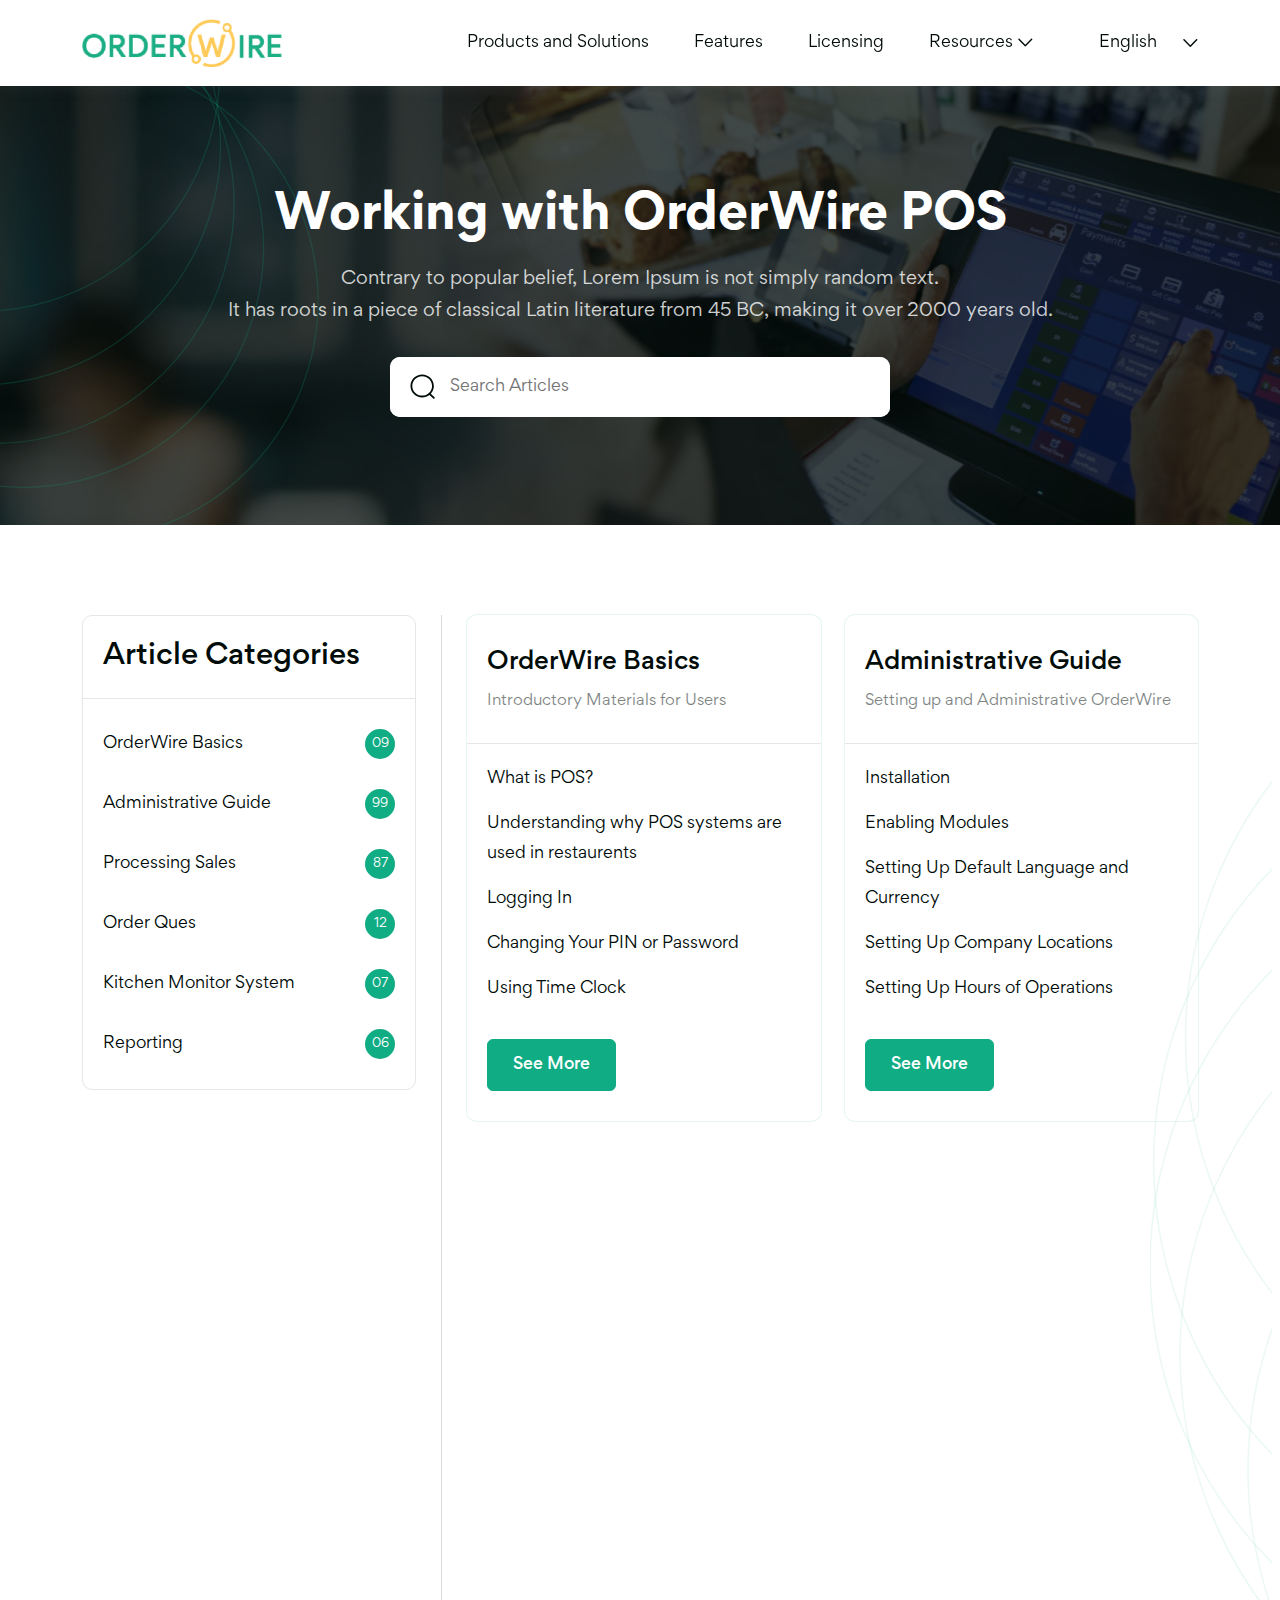
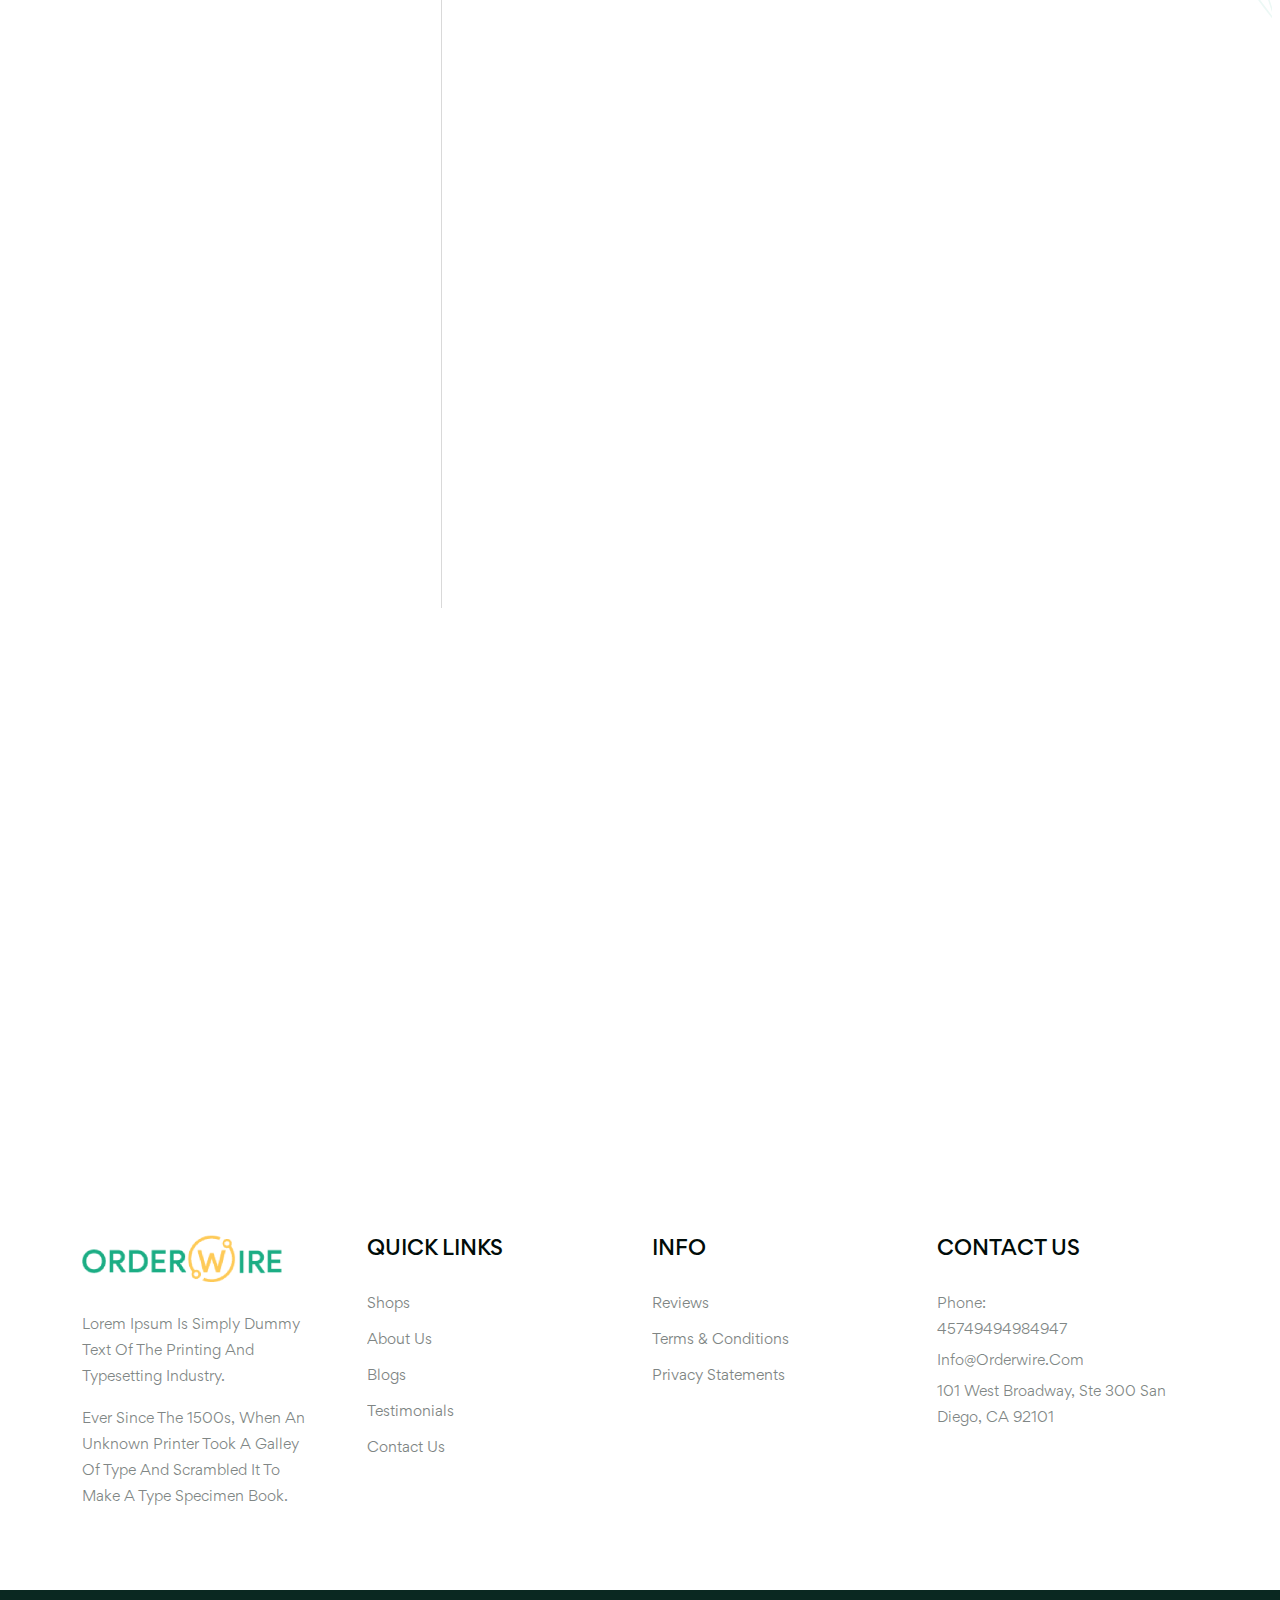
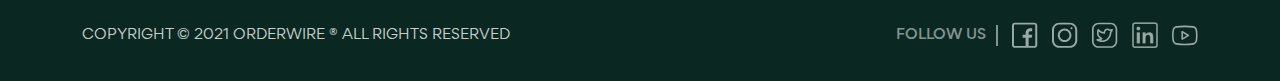
<file: document-category.html>
<!DOCTYPE html>
<html lang="en">

<head>
    <meta charset="UTF-8">
    <meta http-equiv="X-UA-Compatible" content="IE=edge">
    <meta name="viewport" content="width=device-width, initial-scale=1.0">
    <title>Document Category | Orderwire</title>
    <meta http-equiv="X-UA-Compatible" content="IE=Edge">
    <meta name="format-detection" content="telephone=no">
    <link rel="apple-touch-icon" sizes="180x180" href="">
    <link rel="icon" type="image/png" sizes="32x32" href="">
    <link rel="icon" type="image/png" sizes="16x16" href="">
    <link rel="manifest" href="">
    <link rel="mask-icon" href="" color="#ffffff">
    <meta name="msapplication-TileColor" content="#10AC84">
    <meta name="theme-color" content="#000000">
    <meta name="description" content="">
    <meta name="twitter:card" content="summary">
    <meta name="twitter:site" content="@">
    <meta name="twitter:title" content="Orderwire">
    <meta name="twitter:description" content="">
    <meta name="twitter:creator" content="@">
    <meta name="twitter:image" content="https://">
    <meta property="og:title" content="Orderwire">
    <meta property="og:type" content="Article">
    <meta property="og:url" content="https://">
    <meta property="og:image" content="https://">
    <meta property="og:description" content="">
    <meta property="og:site_name" content="Orderwire">
    <meta property="fb:admins" content="page id">
    <link rel="shortcut icon" href="favicon.ico" type="image/x-icon">
    <!-- Bootstrap v5.0.0-beta3 CSS -->
    <link rel="stylesheet" href="css/bootstrap.min.css">
    <!-- Animate CSS -->
    <link rel="stylesheet" href="css/animate.min.css">
    <!-- Orderwire Theme CSS -->
    <link rel="stylesheet" href="css/style.css">
    <link rel="stylesheet" href="css/responsive.css">
</head>

<body>
    <!-- navigation area -->
    <header class="sticky-top">
        <nav class="navbar navbar-expand-lg">
            <div class="container">
                <!-- site logo -->
                <a class="navbar-brand" href="index.html"><img src="images/site-logo.png" alt="Orderwire"></a>
                <!-- site logo end -->

                <!-- toggler for mobile view -->
                <button class="navbar-toggler" type="button" data-bs-toggle="collapse"
                    data-bs-target="#navbarSupportedContent" aria-controls="navbarSupportedContent"
                    aria-expanded="false" aria-label="Toggle navigation">
                    <span>
                        <svg aria-hidden="true" focusable="false" data-prefix="fas" data-icon="bars"
                            class="svg-inline--fa fa-bars fa-w-14" role="img" xmlns="http://www.w3.org/2000/svg"
                            viewBox="0 0 448 512">
                            <path fill="#10AC84"
                                d="M16 132h416c8.837 0 16-7.163 16-16V76c0-8.837-7.163-16-16-16H16C7.163 60 0 67.163 0 76v40c0 8.837 7.163 16 16 16zm0 160h416c8.837 0 16-7.163 16-16v-40c0-8.837-7.163-16-16-16H16c-8.837 0-16 7.163-16 16v40c0 8.837 7.163 16 16 16zm0 160h416c8.837 0 16-7.163 16-16v-40c0-8.837-7.163-16-16-16H16c-8.837 0-16 7.163-16 16v40c0 8.837 7.163 16 16 16z">
                            </path>
                        </svg></span>
                </button>
                <!-- toggler for mobile view end -->

                <div class="collapse navbar-collapse" id="navbarSupportedContent">
                    <!-- menu -->
                    <ul class="navbar-nav ms-auto mb-2 mb-lg-0">
                        <li class="nav-item">
                            <a class="nav-link active" aria-current="page" href="#solutions">Products and Solutions</a>
                        </li>
                        <li class="nav-item">
                            <a class="nav-link" href="#features">Features</a>
                        </li>
                        <li class="nav-item">
                            <a class="nav-link" href="#">Licensing</a>
                        </li>
                        <li class="nav-item dropdown">
                            <a class="nav-link" href="#" id="ResourcesDropdown" role="button" data-bs-toggle="dropdown"
                                aria-expanded="false">Resources<span class="drop-toggle"><svg width="15" height="9"
                                        viewBox="0 0 17 9" fill="none" xmlns="http://www.w3.org/2000/svg">
                                        <path
                                            d="M0.528662 0.245899C0.820861 -0.0521604 1.27811 -0.0792568 1.60031 0.16461L1.69262 0.245899L8.2876 6.97342L14.8826 0.245899C15.1748 -0.0521604 15.632 -0.0792568 15.9542 0.16461L16.0465 0.245899C16.3387 0.543959 16.3653 1.01037 16.1262 1.33904L16.0465 1.43321L8.86958 8.7541C8.57738 9.05216 8.12014 9.07926 7.79793 8.83539L7.70562 8.7541L0.528662 1.43321C0.207243 1.10534 0.207243 0.573765 0.528662 0.245899Z"
                                            fill="currentColor" />
                                    </svg>
                                </span></a>
                            <ul class="dropdown-menu resources" aria-labelledby="ResourcesDropdown">
                                <li>
                                    <p class="nav-title">
                                        <span class="icon"><svg width="39" height="43" viewBox="0 0 39 43" fill="none"
                                                xmlns="http://www.w3.org/2000/svg">
                                                <path fill-rule="evenodd" clip-rule="evenodd"
                                                    d="M10.7933 0.804375H28.2537C34.6891 0.804375 38.2725 4.51271 38.2725 10.8669V32.3877C38.2725 38.846 34.6891 42.471 28.2537 42.471H10.7933C4.45996 42.471 0.772461 38.846 0.772461 32.3877V10.8669C0.772461 4.51271 4.45996 0.804375 10.7933 0.804375ZM11.3556 10.5127V10.4919H17.5827C18.4806 10.4919 19.2098 11.221 19.2098 12.1148C19.2098 13.0335 18.4806 13.7627 17.5827 13.7627H11.3556C10.4577 13.7627 9.73058 13.0335 9.73058 12.1377C9.73058 11.2419 10.4577 10.5127 11.3556 10.5127ZM11.3556 23.1794H27.6889C28.5847 23.1794 29.3139 22.4502 29.3139 21.5544C29.3139 20.6585 28.5847 19.9273 27.6889 19.9273H11.3556C10.4577 19.9273 9.73058 20.6585 9.73058 21.5544C9.73058 22.4502 10.4577 23.1794 11.3556 23.1794ZM11.3558 32.7002H27.6891C28.5203 32.6169 29.1474 31.9065 29.1474 31.0752C29.1474 30.221 28.5203 29.5127 27.6891 29.4294H11.3558C10.7308 29.3669 10.1266 29.6585 9.79325 30.2002C9.45992 30.721 9.45992 31.4085 9.79325 31.9502C10.1266 32.471 10.7308 32.7835 11.3558 32.7002Z"
                                                    fill="#010C09" fill-opacity="0.9" />
                                            </svg>
                                        </span><span class="text">Documentations</span>
                                    </p>
                                    <ul class="nav-group-item">
                                        <li><a href="document-category.html">Working with Orderwire POS</a></li>
                                        <li><a href="#">Orderwire API</a></li>
                                    </ul>
                                </li>
                                <li>
                                    <p class="nav-title">
                                        <span class="icon"><svg width="41" height="41" viewBox="0 0 41 41" fill="none"
                                                xmlns="http://www.w3.org/2000/svg">
                                                <path d="M17.2471 16.8688H24.2979V26.3121H17.2471V16.8688Z"
                                                    fill="#010C09" fill-opacity="0.9" />
                                                <path
                                                    d="M12.5303 26.3121V16.8688H5.47949V26.4298C5.85832 26.3527 6.25012 26.3121 6.65137 26.3121H12.5303Z"
                                                    fill="#010C09" fill-opacity="0.9" />
                                                <path
                                                    d="M29.0146 26.3121H34.8936C35.2948 26.3121 35.6866 26.3528 36.0654 26.4298V16.8688H29.0146V26.3121Z"
                                                    fill="#010C09" fill-opacity="0.9" />
                                                <path
                                                    d="M37.247 14.525C37.8942 14.525 38.4189 14.0003 38.4189 13.3531V11.7809C38.4189 11.375 38.2089 10.998 37.8637 10.7844L21.3891 0.589067C21.0112 0.355239 20.5336 0.355239 20.1557 0.589067L3.68113 10.7844C3.33598 10.998 3.12598 11.375 3.12598 11.7809V13.3531C3.12598 14.0003 3.65066 14.525 4.29785 14.525H37.247ZM20.7724 5.90196C22.7163 5.90196 24.2978 7.48344 24.2978 9.42735C24.2978 11.3713 22.7163 12.9527 20.7724 12.9527C18.8285 12.9527 17.247 11.3713 17.247 9.42735C17.247 7.48344 18.8285 5.90196 20.7724 5.90196Z"
                                                    fill="#010C09" fill-opacity="0.9" />
                                                <path
                                                    d="M20.7725 10.609C21.4251 10.609 21.9541 10.08 21.9541 9.42735C21.9541 8.77475 21.4251 8.24571 20.7725 8.24571C20.1199 8.24571 19.5908 8.77475 19.5908 9.42735C19.5908 10.08 20.1199 10.609 20.7725 10.609Z"
                                                    fill="#010C09" fill-opacity="0.9" />
                                                <path
                                                    d="M37.2471 32.5816C37.6483 32.5816 38.0401 32.6223 38.4189 32.6994V32.1813C38.4189 30.2373 36.8375 28.6559 34.8936 28.6559H6.65137C4.70746 28.6559 3.12598 30.2373 3.12598 32.1813V32.6994C3.5048 32.6223 3.8966 32.5816 4.29785 32.5816H37.2471Z"
                                                    fill="#010C09" fill-opacity="0.9" />
                                                <path
                                                    d="M37.2471 34.9254H4.29785C2.35395 34.9254 0.772461 36.5069 0.772461 38.4508V39.2418C0.772461 39.889 1.29715 40.4137 1.94434 40.4137H39.6006C40.2478 40.4137 40.7725 39.889 40.7725 39.2418V38.4508C40.7725 36.5069 39.191 34.9254 37.2471 34.9254Z"
                                                    fill="#010C09" fill-opacity="0.9" />
                                            </svg>
                                        </span>
                                        <span class="text">Legals</span>
                                    </p>
                                    <ul class="nav-group-item">
                                        <li><a href="#">Privacy Policy</a></li>
                                        <li><a href="#">Terms of Service</a></li>
                                    </ul>
                                </li>
                            </ul>
                        </li>
                        <li class="nav-item">
                            <div class="select-box nav-link">
                                <div class="sb-current" tabindex="1">
                                    <div class="sb-value">
                                        <input class="sb-input" type="radio" id="en" value="English" name="Lang"
                                            checked="checked" />
                                        <p class="sb-input-text">English</p>
                                    </div>
                                    <div class="sb-value">
                                        <input class="sb-input" type="radio" id="enusa" value="English (US)"
                                            name="Lang" />
                                        <p class="sb-input-text">English (US)</p>
                                    </div>
                                    <div class="sb-value">
                                        <input class="sb-input" type="radio" id="german" value="German" name="Lang" />
                                        <p class="sb-input-text">German</p>
                                    </div>
                                    <div class="sb-value">
                                        <input class="sb-input" type="radio" id="spanish" value="Spanish" name="Lang" />
                                        <p class="sb-input-text">Spanish</p>
                                    </div>
                                    <img class="select-box__icon" src="images/arrow-down.svg" alt="Arrow Icon"
                                        aria-hidden="true" /><!-- -->
                                </div>
                                <ul class="sb-list">
                                    <li><label class="sb-option" for="en" aria-hidden="aria-hidden">English</label></li>
                                    <li><label class="sb-option" for="enusa"
                                            aria-hidden="aria-hidden">English(US)</label>
                                    </li>
                                    <li><label class="sb-option" for="german" aria-hidden="aria-hidden">German</label>
                                    </li>
                                    <li><label class="sb-option" for="spanish" aria-hidden="aria-hidden">Spanish</label>
                                    </li>
                                </ul>


                            </div>
                        </li>
                    </ul>
                    <!-- menu end -->
                </div>
            </div>
        </nav>
    </header>
    <!-- navigation area end -->


    <!-- inner page banner section start from here -->
    <section class="inner-banner">
        <div class="container">
            <div class="inner-banner-content">
                <h1 class="wow fadeInUp">Working with OrderWire POS</h1>
                <p class="wow fadeInUp">Contrary to popular belief, Lorem Ipsum is not simply random text. <br>It has
                    roots in a piece of
                    classical Latin literature from 45 BC, making it over 2000 years old.</p>
                <div class="search-box wow fadeInUp">
                    <form action="/document-category.html">
                        <label for="search">
                            <div class="icon">
                                <svg width="36" height="36" viewBox="0 0 36 36" fill="none"
                                    xmlns="http://www.w3.org/2000/svg">
                                    <path
                                        d="M17.5189 0.0461426C26.8085 0.0461426 34.3391 7.41048 34.3391 16.4948C34.3391 20.782 32.662 24.686 29.9142 27.6138L35.3181 32.8825C35.8247 33.3765 35.8257 34.1786 35.3205 34.6739C34.8612 35.1243 34.1416 35.1661 33.634 34.7987L33.4886 34.6763L28.021 29.3442C25.143 31.5966 21.4918 32.9436 17.5189 32.9436C8.22939 32.9436 0.69873 25.5792 0.69873 16.4948C0.69873 7.41048 8.22939 0.0461426 17.5189 0.0461426ZM17.5189 2.57969C9.66023 2.57969 3.28949 8.80972 3.28949 16.4948C3.28949 24.18 9.66023 30.41 17.5189 30.41C25.3776 30.41 31.7484 24.18 31.7484 16.4948C31.7484 8.80972 25.3776 2.57969 17.5189 2.57969Z"
                                        fill="#010C09" />
                                </svg>
                            </div>
                            <input id="search" name="search" type="search" placeholder="Search Articles" autofocus>
                        </label>
                    </form>
                </div>
            </div>
        </div>
    </section>
    <!-- inner page banner section end here -->


    <!--::::::::::::::::::::::::::::::::::::::::::::: content :::::::::::::::::::::::::::::::::::::::::::::-->
    <section class="inner-page-area">
        <div class="container">
            <main>
                <div class="side-bar">
                    <div class="side-bar-widget wow fadeInUp">
                        <h3>Article Categories</h3>
                        <ul>
                            <li><a href="document-sub-category.html">OrderWire Basics<span>09</span></a></li>
                            <li><a href="document-list.html">Administrative Guide<span>99</span></a></li>
                            <li><a href="#">Processing Sales<span>87</span></a></li>
                            <li><a href="#">Order Ques<span>12</span></a></li>
                            <li><a href="#">Kitchen Monitor System<span>07</span></a></li>
                            <li><a href="#">Reporting<span>06</span></a></li>
                        </ul>
                    </div>
                </div>
                <div class="page-content">
                    <div class="row">
                        <div class="col-md-6 col-sm-6">
                            <div class="category-card wow fadeInUp">
                                <div class="card-head">
                                    <h2>OrderWire Basics</h2>
                                    <p>Introductory Materials for Users</p>
                                </div>
                                <div class="card-body">
                                    <ul>
                                        <li><a href="#">What is POS?</a></li>
                                        <li><a href="#">Understanding why POS systems are used in restaurents</a></li>
                                        <li><a href="#">Logging In</a></li>
                                        <li><a href="#">Changing Your PIN or Password</a></li>
                                        <li><a href="#">Using Time Clock</a></li>
                                    </ul>
                                </div>
                                <div class="card-foot">
                                    <a href="document-sub-category.html" class="btn-theme">See More</a>
                                </div>
                            </div>
                        </div>
                        <div class="col-md-6 col-sm-6">
                            <div class="category-card wow fadeInUp">
                                <div class="card-head">
                                    <h2>Administrative Guide</h2>
                                    <p>Setting up and Administrative OrderWire</p>
                                </div>
                                <div class="card-body">
                                    <ul>
                                        <li><a href="#">Installation</a></li>
                                        <li><a href="#">Enabling Modules</a></li>
                                        <li><a href="#">Setting Up Default Language and Currency</a></li>
                                        <li><a href="#">Setting Up Company Locations</a></li>
                                        <li><a href="#">Setting Up Hours of Operations</a></li>
                                    </ul>
                                </div>
                                <div class="card-foot">
                                    <a href="document-list.html" class="btn-theme">See More</a>
                                </div>
                            </div>
                        </div>
                        <div class="col-md-6 col-sm-6">
                            <div class="category-card wow fadeInUp">
                                <div class="card-head">
                                    <h2>Processing Sales</h2>
                                    <p>Introductory Materials for Users</p>
                                </div>
                                <div class="card-body">
                                    <ul>
                                        <li><a href="#">Installation</a></li>
                                        <li><a href="#">Enabling Modules</a></li>
                                        <li><a href="#">Setting Up Default Language and Currency</a></li>
                                        <li><a href="#">Setting Up Company Locations</a></li>
                                        <li><a href="#">Setting Up Hours of Operations</a></li>
                                    </ul>
                                </div>
                                <div class="card-foot">
                                    <a href="#" class="btn-theme">See More</a>
                                </div>
                            </div>
                        </div>
                        <div class="col-md-6 col-sm-6">
                            <div class="category-card wow fadeInUp">
                                <div class="card-head">
                                    <h2>Order Ques</h2>
                                    <p>Introductory Materials for Users</p>
                                </div>
                                <div class="card-body">
                                    <ul>
                                        <li><a href="#">Installation</a></li>
                                        <li><a href="#">Enabling Modules</a></li>
                                        <li><a href="#">Setting Up Default Language and Currency</a></li>
                                        <li><a href="#">Setting Up Company Locations</a></li>
                                        <li><a href="#">Setting Up Hours of Operations</a></li>
                                    </ul>
                                </div>
                                <div class="card-foot">
                                    <a href="#" class="btn-theme">See More</a>
                                </div>
                            </div>
                        </div>
                        <div class="col-md-6 col-sm-6">
                            <div class="category-card wow fadeInUp">
                                <div class="card-head">
                                    <h2>Kitchen Monitor System</h2>
                                    <p>Introductory Materials for Users</p>
                                </div>
                                <div class="card-body">
                                    <ul>
                                        <li><a href="#">Installation</a></li>
                                        <li><a href="#">Enabling Modules</a></li>
                                        <li><a href="#">Setting Up Default Language and Currency</a></li>
                                        <li><a href="#">Setting Up Company Locations</a></li>
                                        <li><a href="#">Setting Up Hours of Operations</a></li>
                                    </ul>
                                </div>
                                <div class="card-foot">
                                    <a href="#" class="btn-theme">See More</a>
                                </div>
                            </div>
                        </div>
                        <div class="col-md-6 col-sm-6">
                            <div class="category-card wow fadeInUp">
                                <div class="card-head">
                                    <h2>Reporting</h2>
                                    <p>Introductory Materials for Users</p>
                                </div>
                                <div class="card-body">
                                    <ul>
                                        <li><a href="#">Installation</a></li>
                                        <li><a href="#">Enabling Modules</a></li>
                                        <li><a href="#">Setting Up Default Language and Currency</a></li>
                                        <li><a href="#">Setting Up Company Locations</a></li>
                                        <li><a href="#">Setting Up Hours of Operations</a></li>
                                    </ul>
                                </div>
                                <div class="card-foot">
                                    <a href="#" class="btn-theme">See More</a>
                                </div>
                            </div>
                        </div>
                    </div>
                </div>
            </main>
        </div>
    </section>


    <!--::::::::::::::::::::::::::::::::::::::::::::: content end :::::::::::::::::::::::::::::::::::::::::-->


    <!-- quote section start from here -->
    <section class="quote-sec">
        <div class="container">
            <div class="row">
                <div class="col-md-10 offset-md-1">
                    <div class="quote-card wow fadeInUp">
                        <h2>Let’s connect together</h2>
                        <form action="#">
                            <div class="field">
                                <div class="country-code-box">
                                    <div class="select-box">
                                        <div class="sb-current" tabindex="1">
                                            <div class="sb-value">
                                                <input class="sb-input" type="radio" id="US" value="US"
                                                    checked="checked" name="country-code" />
                                                <p class="sb-input-text">+1 US</p>
                                            </div>
                                            <div class="sb-value">
                                                <input class="sb-input" type="radio" id="BD" value="BD"
                                                    name="country-code" />
                                                <p class="sb-input-text">+880 BD</p>
                                            </div>
                                            <img class="select-box__icon" src="images/arrow-down.svg" alt="Arrow Icon"
                                                aria-hidden="true" />
                                        </div>
                                        <ul class="sb-list">
                                            <li><label class="sb-option" for="US" aria-hidden="aria-hidden">+01
                                                    US</label>
                                            </li>
                                            <li><label class="sb-option" for="BD" aria-hidden="aria-hidden">+880
                                                    BD</label>
                                            </li>
                                        </ul>
                                    </div>
                                </div>
                                <input type="" placeholder="Enter mobile number" required>
                            </div>
                            <button type="submit" class="btn-theme"><span class="text">Request a callback</span><span
                                    class="icon"><svg aria-hidden="true" focusable="false" data-prefix="fab"
                                        data-icon="telegram-plane" class="svg-inline--fa fa-telegram-plane fa-w-14"
                                        role="img" xmlns="http://www.w3.org/2000/svg" viewBox="0 0 448 512">
                                        <path fill="currentColor"
                                            d="M446.7 98.6l-67.6 318.8c-5.1 22.5-18.4 28.1-37.3 17.5l-103-75.9-49.7 47.8c-5.5 5.5-10.1 10.1-20.7 10.1l7.4-104.9 190.9-172.5c8.3-7.4-1.8-11.5-12.9-4.1L117.8 284 16.2 252.2c-22.1-6.9-22.5-22.1 4.6-32.7L418.2 66.4c18.4-6.9 34.5 4.1 28.5 32.2z">
                                        </path>
                                    </svg></span></button>
                        </form>
                    </div>
                </div>
            </div>
        </div>
    </section>
    <!-- quote section end here -->

    <!-- footer section start from here -->
    <footer>
        <div class="footer-widget-group">
            <div class="container">
                <div class="row">
                    <div class="col-md-3 col-sm-6">
                        <div class="footer-widget">
                            <div class="footer-logo">
                                <a href="index.html"><img src="images/site-logo.png" alt="Orderwire"></a>
                            </div>
                            <div class="text">
                                <p>Lorem Ipsum is simply dummy text of the printing and typesetting industry.</p>
                                <p>ever since the 1500s, when an unknown printer took a galley of type and scrambled it
                                    to make a type specimen book.</p>
                            </div>
                        </div>
                    </div>
                    <div class="col-md-3 col-sm-6">
                        <div class="footer-widget">
                            <h3>Quick links</h3>
                            <ul class="footer-nav">
                                <li><a href="#">Shops</a></li>
                                <li><a href="#">About Us</a></li>
                                <li><a href="#">Blogs</a></li>
                                <li><a href="#">Testimonials</a></li>
                                <li><a href="#">Contact us</a></li>
                            </ul>
                        </div>
                    </div>
                    <div class="col-md-3 col-sm-6">
                        <div class="footer-widget">
                            <h3>Info</h3>
                            <ul class="footer-nav">
                                <li><a href="#">Reviews</a></li>
                                <li><a href="#">Terms & Conditions</a></li>
                                <li><a href="#">Privacy Statements</a></li>
                            </ul>
                        </div>
                    </div>
                    <div class="col-md-3 col-sm-6">
                        <div class="footer-widget">
                            <h3>Contact Us</h3>
                            <div class="text contact-text">
                                <p>Phone:<br><a href="tel:45749494984947">45749494984947</a></p>
                                <p><a href="mailto:info@orderwire.com">info@orderwire.com</a></p>
                                <p>101 West Broadway, Ste 300 San Diego, CA 92101</p>
                            </div>
                        </div>
                    </div>
                </div>
            </div>
        </div>
        <div class="copy-right">
            <div class="container">
                <div class="row">
                    <div class="col-md-6 col-sm-12">
                        <p class="copy-right-text">Copyright © 2021 orderwire ® All Rights Reserved</p>
                    </div>
                    <div class="col-md-6 col-sm-12">
                        <ul class="social-logo">
                            <li><span>Follow US</span></li>
                            <li><a href="#" target="_blank"><svg width="31" height="31" viewBox="0 0 31 31" fill="none"
                                        xmlns="http://www.w3.org/2000/svg">
                                        <path
                                            d="M26.5608 0.166016H3.52577C1.58166 0.166016 0 1.74768 0 3.69178V26.7268C0 28.6709 1.58166 30.2526 3.52577 30.2526H26.5608C28.5049 30.2526 30.0866 28.6709 30.0866 26.7268V3.69178C30.0866 1.74768 28.5049 0.166016 26.5608 0.166016ZM27.736 26.7268C27.736 27.3748 27.2088 27.9021 26.5608 27.9021H19.8618V18.3237H23.4928L24.0928 14.6804H19.8618V12.1536C19.8618 11.1561 20.6272 10.3907 21.6247 10.3907H24.034V6.74745H21.6247C18.6323 6.74745 16.2198 9.17142 16.2198 12.1639V14.6804H12.6928V18.3237H16.2198V27.9021H3.52577C2.87773 27.9021 2.35051 27.3748 2.35051 26.7268V3.69178C2.35051 3.04375 2.87773 2.51653 3.52577 2.51653H26.5608C27.2088 2.51653 27.736 3.04375 27.736 3.69178V26.7268Z"
                                            fill="white" fill-opacity="0.6" />
                                    </svg></a></li>
                            <li><a href="#" target="_blank"><svg width="31" height="31" viewBox="0 0 31 31" fill="none"
                                        xmlns="http://www.w3.org/2000/svg">
                                        <path
                                            d="M21.3469 0.166016H8.73968C3.9206 0.166016 0 4.08661 0 8.90569V21.5129C0 26.332 3.9206 30.2526 8.73968 30.2526H21.3469C26.166 30.2526 30.0866 26.332 30.0866 21.513V8.90569C30.0866 4.08661 26.166 0.166016 21.3469 0.166016ZM27.736 21.5129C27.736 25.0359 24.8699 27.9021 21.3469 27.9021H8.73968C5.21667 27.9021 2.35051 25.0359 2.35051 21.513V8.90569C2.35051 5.38268 5.21667 2.51653 8.73968 2.51653H21.3469C24.8699 2.51653 27.736 5.38268 27.736 8.90569V21.5129Z"
                                            fill="white" fill-opacity="0.6" />
                                        <path
                                            d="M15.0434 7.1001C10.5719 7.1001 6.93408 10.7379 6.93408 15.2094C6.93408 19.6809 10.5719 23.3186 15.0434 23.3186C19.5148 23.3186 23.1526 19.6809 23.1526 15.2094C23.1526 10.7379 19.5148 7.1001 15.0434 7.1001ZM15.0434 20.9681C11.868 20.9681 9.28459 18.3847 9.28459 15.2094C9.28459 12.034 11.868 9.45061 15.0434 9.45061C18.2187 9.45061 20.8021 12.034 20.8021 15.2094C20.8021 18.3847 18.2187 20.9681 15.0434 20.9681Z"
                                            fill="white" fill-opacity="0.6" />
                                        <path
                                            d="M23.27 8.15764C23.9191 8.15764 24.4452 7.63146 24.4452 6.98239C24.4452 6.33331 23.9191 5.80713 23.27 5.80713C22.6209 5.80713 22.0947 6.33331 22.0947 6.98239C22.0947 7.63146 22.6209 8.15764 23.27 8.15764Z"
                                            fill="white" fill-opacity="0.6" />
                                    </svg></a></li>
                            <li><a href="#" target="_blank"><svg width="31" height="31" viewBox="0 0 31 31" fill="none"
                                        xmlns="http://www.w3.org/2000/svg">
                                        <path
                                            d="M22.1408 0.166016H7.94576C3.49004 0.166016 0 3.65606 0 8.11178V22.3068C0 26.7625 3.49004 30.2526 7.94576 30.2526H22.1408C26.5965 30.2526 30.0866 26.7625 30.0866 22.3068V8.11178C30.0866 3.65606 26.5955 0.166016 22.1408 0.166016ZM28.1455 22.3068C28.1455 25.6746 25.5076 28.3115 22.1408 28.3115H7.94576C4.57898 28.3115 1.94107 25.6736 1.94107 22.3068V8.11178C1.94107 4.745 4.57898 2.10708 7.94576 2.10708H22.1408C25.5086 2.10708 28.1455 4.745 28.1455 8.11178V22.3068Z"
                                            fill="white" fill-opacity="0.6" />
                                        <path
                                            d="M24.5054 7.84816C24.1939 7.62008 23.7765 7.60067 23.4436 7.79478C23.1117 7.98985 22.376 8.08594 21.786 8.16358C21.6637 8.18008 21.5433 8.19561 21.4269 8.21211C20.6009 7.52691 19.546 7.14258 18.458 7.14258C16.0074 7.14258 13.9965 9.039 13.8538 11.4246C11.6313 11.0499 9.59605 9.89113 8.15384 8.14999C7.93935 7.88989 7.60645 7.76275 7.27065 7.80642C6.93679 7.85301 6.65145 8.06944 6.51654 8.37807C6.45443 8.51977 5.91287 9.85231 5.91287 13.1482C5.91287 16.0026 8.16548 18.0999 9.71057 19.2034C8.65366 19.6838 7.43564 19.8605 6.27876 19.7323C5.82649 19.6838 5.40334 19.9497 5.25388 20.3758C5.10442 20.8028 5.26941 21.2765 5.6518 21.5181C7.4764 22.6692 9.58537 23.2777 11.7516 23.2777C18.7084 23.2777 22.9186 17.8126 23.0748 12.4242C23.2748 12.134 23.6562 11.5692 24.3006 10.5783C24.5588 10.1794 24.7752 9.31949 24.881 8.84295C24.9654 8.46639 24.8169 8.07526 24.5054 7.84816ZM21.324 11.542C21.2046 11.707 21.1396 11.9069 21.1396 12.1107C21.1396 15.9414 18.227 21.3366 11.7526 21.3366C11.1673 21.3366 10.587 21.2833 10.0182 21.1784C10.7772 20.8912 11.4944 20.4903 12.1534 19.9827C12.4174 19.7799 12.5581 19.4538 12.5271 19.1229C12.496 18.7919 12.297 18.4988 11.9991 18.3484C11.9574 18.327 7.85491 16.1695 7.85491 13.1492C7.85491 12.1369 7.90926 11.3411 7.98108 10.7355C9.88624 12.3757 12.3106 13.3569 14.8622 13.4831C14.8816 13.484 14.902 13.485 14.9204 13.484C15.4853 13.4675 15.9006 13.0531 15.9006 12.5135C15.9006 12.3796 15.8735 12.2524 15.824 12.136C15.7997 11.9904 15.7871 11.8438 15.7871 11.6973C15.7871 10.2561 16.9847 9.08365 18.458 9.08365C19.1975 9.08365 19.9089 9.38645 20.4107 9.91345C20.6398 10.1522 20.9746 10.2599 21.2978 10.1968C21.5181 10.1551 21.7724 10.1221 22.0393 10.0872C22.1344 10.0746 22.2305 10.0619 22.3285 10.0484C21.5996 11.1586 21.3366 11.5245 21.324 11.542Z"
                                            fill="white" fill-opacity="0.6" />
                                    </svg></a></li>
                            <li><a href="#" target="_blank"><svg width="30" height="31" viewBox="0 0 30 31" fill="none"
                                        xmlns="http://www.w3.org/2000/svg">
                                        <path
                                            d="M15.9414 13.6603H16.0319L16.0741 13.5802C16.5932 12.5951 17.8794 11.6246 19.823 11.6246C21.8644 11.6246 23.0342 12.2698 23.7057 13.3181C24.3873 14.3823 24.5766 15.8912 24.5766 17.6659V24.8012H20.8336V18.4857C20.8336 17.7255 20.8184 16.8206 20.5251 16.1053C20.3768 15.7435 20.155 15.4233 19.823 15.1944C19.4907 14.9653 19.0604 14.8363 18.5101 14.8363C17.3957 14.8363 16.7007 15.2766 16.2946 15.9589C15.8968 16.627 15.7875 17.5084 15.7875 18.3763V24.8012H12.1031V11.859H15.7875V13.5103V13.6603H15.9375H15.9414ZM9.22546 24.8012H5.4239V11.859H9.22546V24.8012ZM7.38373 5.23789C8.62605 5.23789 9.6347 6.24687 9.6347 7.49001C9.6347 8.73362 8.62603 9.74258 7.38373 9.74258C6.13641 9.74258 5.13047 8.73363 5.13047 7.49001C5.13047 6.24685 6.13639 5.23789 7.38373 5.23789ZM29.85 3.68164V26.6504C29.85 28.5062 28.3402 30.016 26.4844 30.016H3.51562C1.65984 30.016 0.15 28.5062 0.15 26.6504V3.68164C0.15 1.82585 1.65984 0.316016 3.51562 0.316016H26.4844C28.3402 0.316016 29.85 1.82585 29.85 3.68164ZM27.8062 3.68164C27.8062 2.95266 27.2134 2.35977 26.4844 2.35977H3.51562C2.78665 2.35977 2.19375 2.95266 2.19375 3.68164V26.6504C2.19375 27.3794 2.78665 27.9723 3.51562 27.9723H26.4844C27.2134 27.9723 27.8062 27.3794 27.8062 26.6504V3.68164Z"
                                            fill="white" fill-opacity="0.6" stroke="#0A2821" stroke-width="0.3" />
                                    </svg></a></li>
                            <li><a href="#" target="_blank"><svg width="40" height="31" viewBox="0 0 40 31" fill="none"
                                        xmlns="http://www.w3.org/2000/svg">
                                        <path
                                            d="M16.2936 22.1203C15.4788 22.6072 14.4346 22.0186 14.4346 21.0645V9.58923C14.4346 8.63022 15.4805 8.04989 16.2936 8.53186L25.9148 14.2613C26.7148 14.7384 26.7132 15.8957 25.9164 16.3744L16.2936 22.1203ZM16.8936 11.7515V18.899L22.8853 15.3203L16.8936 11.7515Z"
                                            fill="white" fill-opacity="0.6" />
                                        <path
                                            d="M32.6293 29.6363C25.0014 30.769 14.3458 30.769 6.7147 29.6363C3.66227 29.1838 1.25737 26.7871 0.732781 23.6756C-0.24426 17.9003 -0.24426 12.7511 0.732781 6.97741C1.25737 3.86432 3.66227 1.46926 6.7147 1.0168C10.5376 0.449593 15.1146 0.165991 19.69 0.165991C24.2572 0.165991 28.8227 0.447954 32.6309 1.01516C35.6801 1.46762 38.0833 3.86268 38.6112 6.97577C39.5882 12.7511 39.5882 17.9019 38.6112 23.6773C38.0866 26.7871 35.6817 29.1838 32.6293 29.6363ZM36.1866 7.38561C35.8374 5.3266 34.2637 3.74301 32.2686 3.44793C24.8621 2.34794 14.5015 2.34794 7.07536 3.44957C5.07865 3.74629 3.50325 5.32824 3.15571 7.38725C2.21474 12.9511 2.21474 17.7003 3.15571 23.2675C3.50489 25.3265 5.07865 26.9068 7.077 27.2051C10.7852 27.7543 15.2294 28.0297 19.6703 28.0297C24.1146 28.0297 28.5588 27.7543 32.267 27.2051C34.2637 26.9084 35.8391 25.3265 36.1866 23.2675C37.1276 17.7003 37.1276 12.9511 36.1866 7.38561Z"
                                            fill="white" fill-opacity="0.6" />
                                    </svg></a></li>
                        </ul>
                    </div>
                </div>
            </div>
        </div>
    </footer>
    <!-- footer section end here -->




    <!-- sidebar active toggle -->
    <button class="toggler" id="toggler-btn"><span class="toggler-icon"></span></button>






    <!-- jQuery v3.6.0 Script -->
    <script src="js/jquery-3.6.0.min.js"></script>
    <!-- Bootstrap v5.0.0-beta3 Script -->
    <script src="js/bootstrap.bundle.min.js"></script>
    <!-- WOW v1.3.0 Script -->
    <script src="js/wow.min.js"></script>
    <!-- Orderwire Theme Script -->
    <script src="js/app.js"></script>

</body>

</html>
</file>
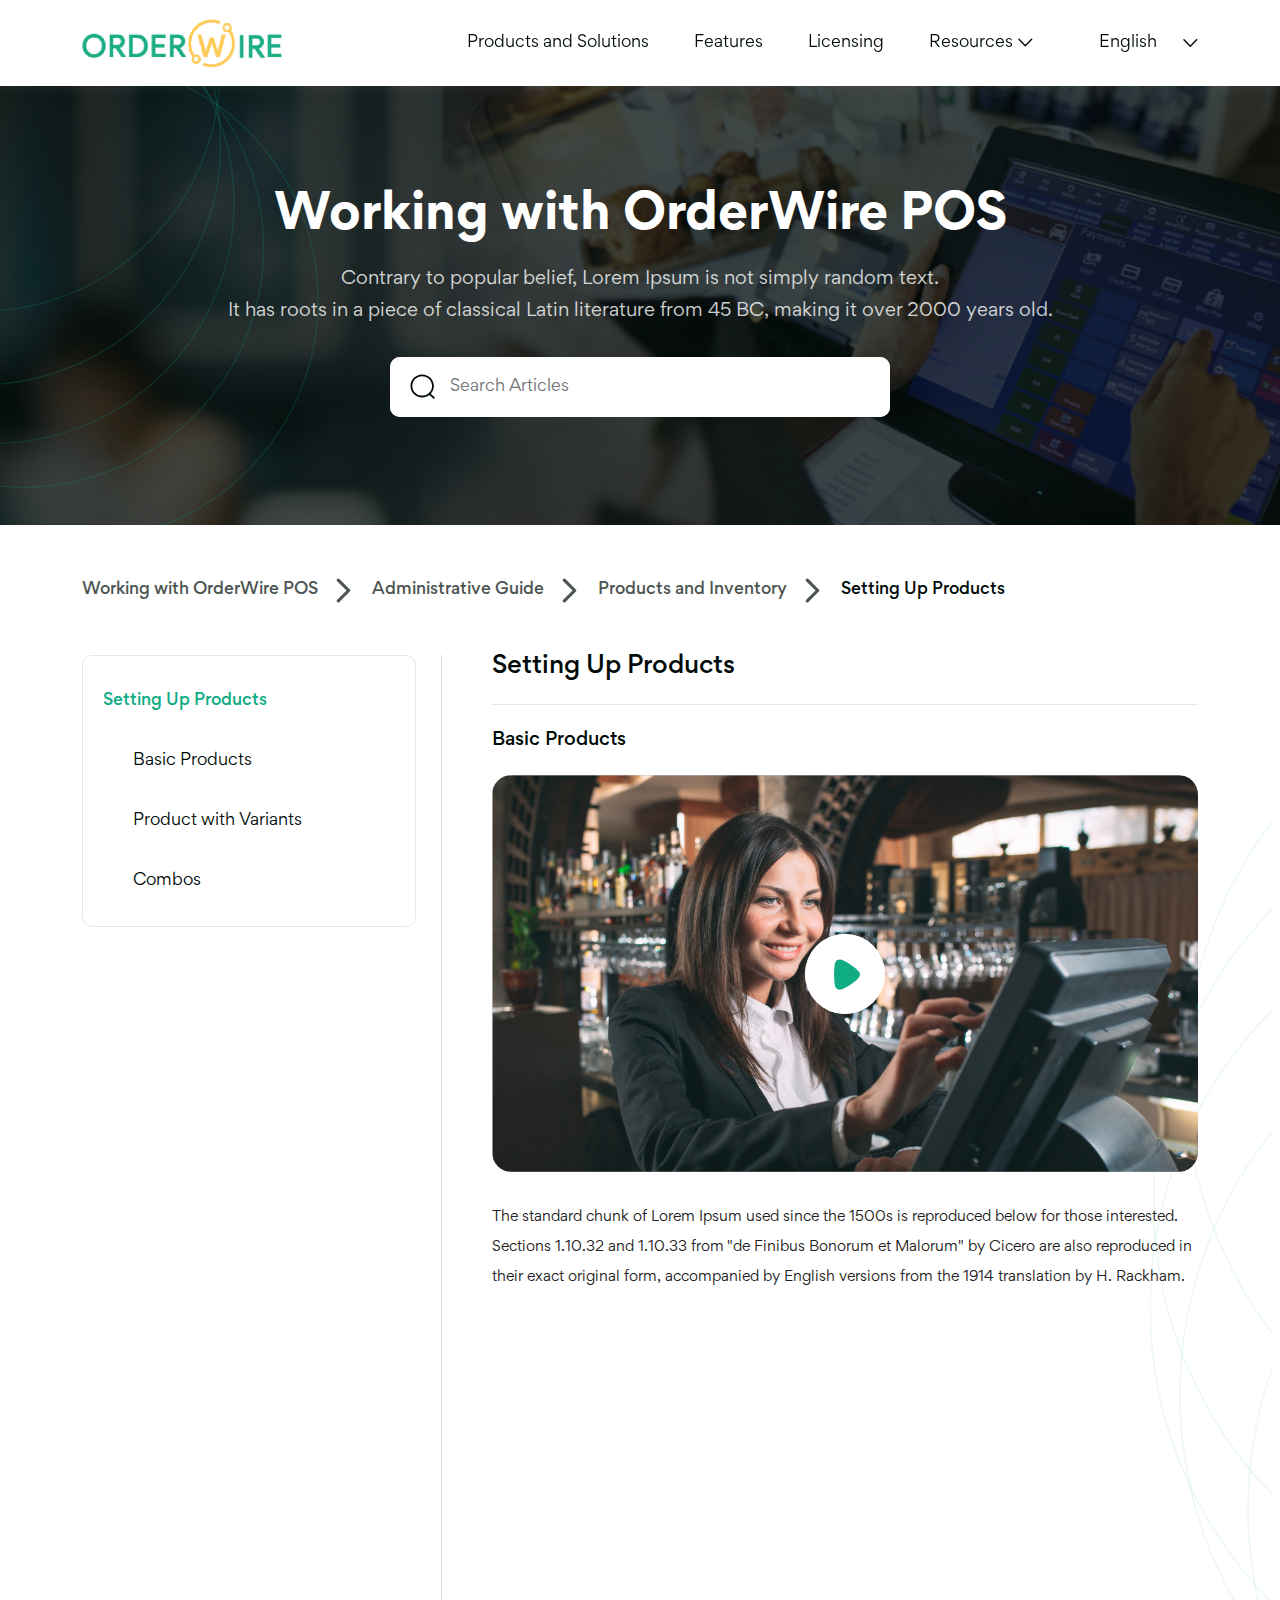
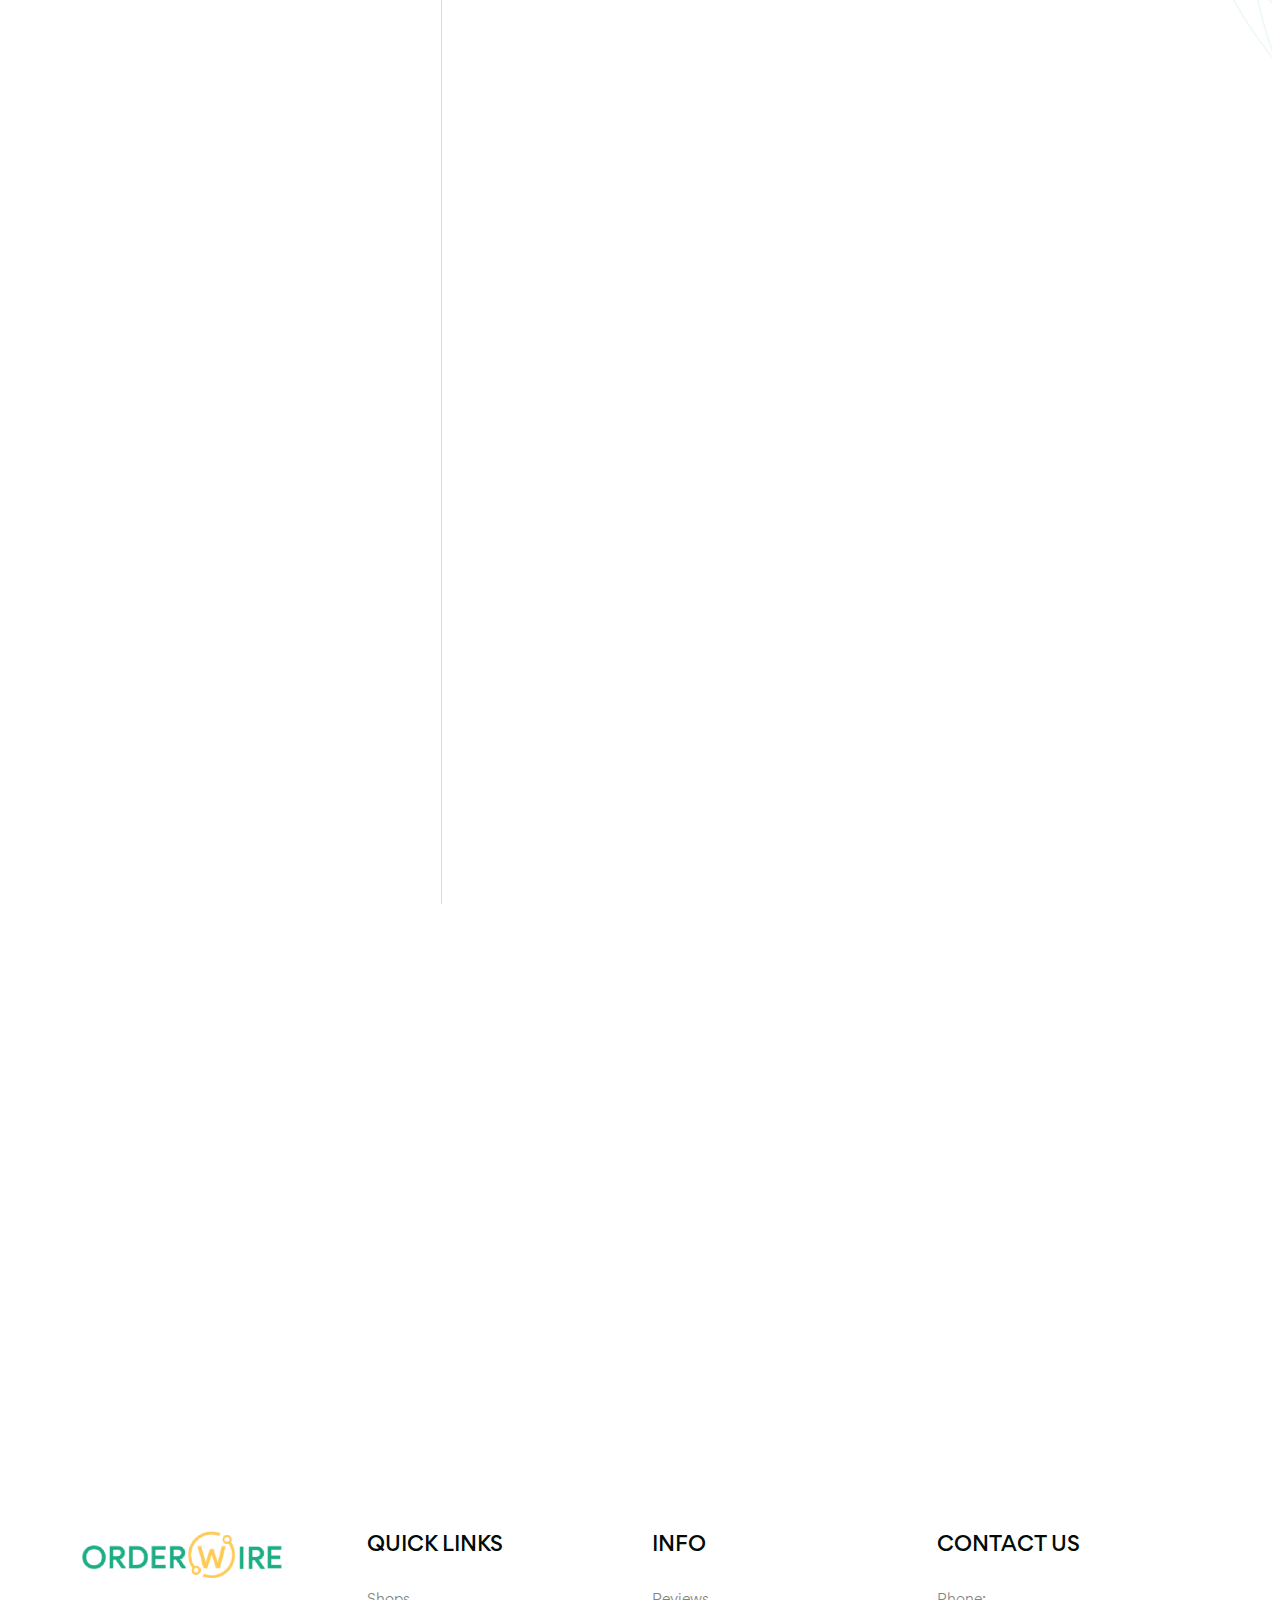
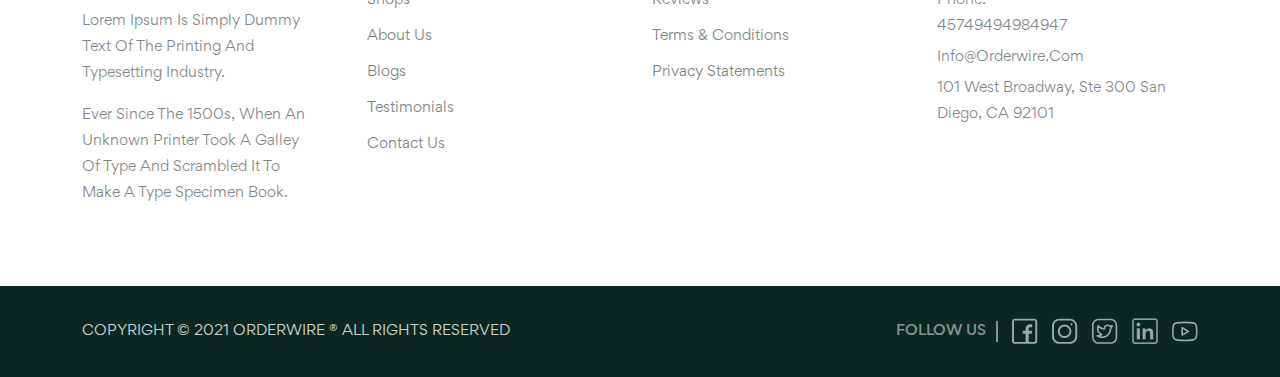
<file: document-details.html>
<!DOCTYPE html>
<html lang="en">

<head>
    <meta charset="UTF-8">
    <meta http-equiv="X-UA-Compatible" content="IE=edge">
    <meta name="viewport" content="width=device-width, initial-scale=1.0">
    <title>Document Sub Category | Orderwire</title>
    <meta http-equiv="X-UA-Compatible" content="IE=Edge">
    <meta name="format-detection" content="telephone=no">
    <link rel="apple-touch-icon" sizes="180x180" href="">
    <link rel="icon" type="image/png" sizes="32x32" href="">
    <link rel="icon" type="image/png" sizes="16x16" href="">
    <link rel="manifest" href="">
    <link rel="mask-icon" href="" color="#ffffff">
    <meta name="msapplication-TileColor" content="#10AC84">
    <meta name="theme-color" content="#000000">
    <meta name="description" content="">
    <meta name="twitter:card" content="summary">
    <meta name="twitter:site" content="@">
    <meta name="twitter:title" content="Orderwire">
    <meta name="twitter:description" content="">
    <meta name="twitter:creator" content="@">
    <meta name="twitter:image" content="https://">
    <meta property="og:title" content="Orderwire">
    <meta property="og:type" content="Article">
    <meta property="og:url" content="https://">
    <meta property="og:image" content="https://">
    <meta property="og:description" content="">
    <meta property="og:site_name" content="Orderwire">
    <meta property="fb:admins" content="page id">
    <link rel="shortcut icon" href="favicon.ico" type="image/x-icon">
    <!-- Bootstrap v5.0.0-beta3 CSS -->
    <link rel="stylesheet" href="css/bootstrap.min.css">
    <!-- Animate CSS -->
    <link rel="stylesheet" href="css/animate.min.css">
    <!-- Orderwire Theme CSS -->
    <link rel="stylesheet" href="css/style.css">
    <link rel="stylesheet" href="css/responsive.css">
</head>

<body>
    <!-- navigation area -->
    <header class="sticky-top">
        <nav class="navbar navbar-expand-lg">
            <div class="container">
                <!-- site logo -->
                <a class="navbar-brand" href="index.html"><img src="images/site-logo.png" alt="Orderwire"></a>
                <!-- site logo end -->

                <!-- toggler for mobile view -->
                <button class="navbar-toggler" type="button" data-bs-toggle="collapse"
                    data-bs-target="#navbarSupportedContent" aria-controls="navbarSupportedContent"
                    aria-expanded="false" aria-label="Toggle navigation">
                    <span>
                        <svg aria-hidden="true" focusable="false" data-prefix="fas" data-icon="bars"
                            class="svg-inline--fa fa-bars fa-w-14" role="img" xmlns="http://www.w3.org/2000/svg"
                            viewBox="0 0 448 512">
                            <path fill="#10AC84"
                                d="M16 132h416c8.837 0 16-7.163 16-16V76c0-8.837-7.163-16-16-16H16C7.163 60 0 67.163 0 76v40c0 8.837 7.163 16 16 16zm0 160h416c8.837 0 16-7.163 16-16v-40c0-8.837-7.163-16-16-16H16c-8.837 0-16 7.163-16 16v40c0 8.837 7.163 16 16 16zm0 160h416c8.837 0 16-7.163 16-16v-40c0-8.837-7.163-16-16-16H16c-8.837 0-16 7.163-16 16v40c0 8.837 7.163 16 16 16z">
                            </path>
                        </svg></span>
                </button>
                <!-- toggler for mobile view end -->

                <div class="collapse navbar-collapse" id="navbarSupportedContent">
                    <!-- menu -->
                    <ul class="navbar-nav ms-auto mb-2 mb-lg-0">
                        <li class="nav-item">
                            <a class="nav-link active" aria-current="page" href="#solutions">Products and Solutions</a>
                        </li>
                        <li class="nav-item">
                            <a class="nav-link" href="#features">Features</a>
                        </li>
                        <li class="nav-item">
                            <a class="nav-link" href="#">Licensing</a>
                        </li>
                        <li class="nav-item dropdown">
                            <a class="nav-link" href="#" id="ResourcesDropdown" role="button" data-bs-toggle="dropdown"
                                aria-expanded="false">Resources<span class="drop-toggle"><svg width="15" height="9"
                                        viewBox="0 0 17 9" fill="none" xmlns="http://www.w3.org/2000/svg">
                                        <path
                                            d="M0.528662 0.245899C0.820861 -0.0521604 1.27811 -0.0792568 1.60031 0.16461L1.69262 0.245899L8.2876 6.97342L14.8826 0.245899C15.1748 -0.0521604 15.632 -0.0792568 15.9542 0.16461L16.0465 0.245899C16.3387 0.543959 16.3653 1.01037 16.1262 1.33904L16.0465 1.43321L8.86958 8.7541C8.57738 9.05216 8.12014 9.07926 7.79793 8.83539L7.70562 8.7541L0.528662 1.43321C0.207243 1.10534 0.207243 0.573765 0.528662 0.245899Z"
                                            fill="currentColor" />
                                    </svg>
                                </span></a>
                            <ul class="dropdown-menu resources" aria-labelledby="ResourcesDropdown">
                                <li>
                                    <p class="nav-title">
                                        <span class="icon"><svg width="39" height="43" viewBox="0 0 39 43" fill="none"
                                                xmlns="http://www.w3.org/2000/svg">
                                                <path fill-rule="evenodd" clip-rule="evenodd"
                                                    d="M10.7933 0.804375H28.2537C34.6891 0.804375 38.2725 4.51271 38.2725 10.8669V32.3877C38.2725 38.846 34.6891 42.471 28.2537 42.471H10.7933C4.45996 42.471 0.772461 38.846 0.772461 32.3877V10.8669C0.772461 4.51271 4.45996 0.804375 10.7933 0.804375ZM11.3556 10.5127V10.4919H17.5827C18.4806 10.4919 19.2098 11.221 19.2098 12.1148C19.2098 13.0335 18.4806 13.7627 17.5827 13.7627H11.3556C10.4577 13.7627 9.73058 13.0335 9.73058 12.1377C9.73058 11.2419 10.4577 10.5127 11.3556 10.5127ZM11.3556 23.1794H27.6889C28.5847 23.1794 29.3139 22.4502 29.3139 21.5544C29.3139 20.6585 28.5847 19.9273 27.6889 19.9273H11.3556C10.4577 19.9273 9.73058 20.6585 9.73058 21.5544C9.73058 22.4502 10.4577 23.1794 11.3556 23.1794ZM11.3558 32.7002H27.6891C28.5203 32.6169 29.1474 31.9065 29.1474 31.0752C29.1474 30.221 28.5203 29.5127 27.6891 29.4294H11.3558C10.7308 29.3669 10.1266 29.6585 9.79325 30.2002C9.45992 30.721 9.45992 31.4085 9.79325 31.9502C10.1266 32.471 10.7308 32.7835 11.3558 32.7002Z"
                                                    fill="#010C09" fill-opacity="0.9" />
                                            </svg>
                                        </span><span class="text">Documentations</span>
                                    </p>
                                    <ul class="nav-group-item">
                                        <li><a href="document-category.html">Working with Orderwire POS</a></li>
                                        <li><a href="#">Orderwire API</a></li>
                                    </ul>
                                </li>
                                <li>
                                    <p class="nav-title">
                                        <span class="icon"><svg width="41" height="41" viewBox="0 0 41 41" fill="none"
                                                xmlns="http://www.w3.org/2000/svg">
                                                <path d="M17.2471 16.8688H24.2979V26.3121H17.2471V16.8688Z"
                                                    fill="#010C09" fill-opacity="0.9" />
                                                <path
                                                    d="M12.5303 26.3121V16.8688H5.47949V26.4298C5.85832 26.3527 6.25012 26.3121 6.65137 26.3121H12.5303Z"
                                                    fill="#010C09" fill-opacity="0.9" />
                                                <path
                                                    d="M29.0146 26.3121H34.8936C35.2948 26.3121 35.6866 26.3528 36.0654 26.4298V16.8688H29.0146V26.3121Z"
                                                    fill="#010C09" fill-opacity="0.9" />
                                                <path
                                                    d="M37.247 14.525C37.8942 14.525 38.4189 14.0003 38.4189 13.3531V11.7809C38.4189 11.375 38.2089 10.998 37.8637 10.7844L21.3891 0.589067C21.0112 0.355239 20.5336 0.355239 20.1557 0.589067L3.68113 10.7844C3.33598 10.998 3.12598 11.375 3.12598 11.7809V13.3531C3.12598 14.0003 3.65066 14.525 4.29785 14.525H37.247ZM20.7724 5.90196C22.7163 5.90196 24.2978 7.48344 24.2978 9.42735C24.2978 11.3713 22.7163 12.9527 20.7724 12.9527C18.8285 12.9527 17.247 11.3713 17.247 9.42735C17.247 7.48344 18.8285 5.90196 20.7724 5.90196Z"
                                                    fill="#010C09" fill-opacity="0.9" />
                                                <path
                                                    d="M20.7725 10.609C21.4251 10.609 21.9541 10.08 21.9541 9.42735C21.9541 8.77475 21.4251 8.24571 20.7725 8.24571C20.1199 8.24571 19.5908 8.77475 19.5908 9.42735C19.5908 10.08 20.1199 10.609 20.7725 10.609Z"
                                                    fill="#010C09" fill-opacity="0.9" />
                                                <path
                                                    d="M37.2471 32.5816C37.6483 32.5816 38.0401 32.6223 38.4189 32.6994V32.1813C38.4189 30.2373 36.8375 28.6559 34.8936 28.6559H6.65137C4.70746 28.6559 3.12598 30.2373 3.12598 32.1813V32.6994C3.5048 32.6223 3.8966 32.5816 4.29785 32.5816H37.2471Z"
                                                    fill="#010C09" fill-opacity="0.9" />
                                                <path
                                                    d="M37.2471 34.9254H4.29785C2.35395 34.9254 0.772461 36.5069 0.772461 38.4508V39.2418C0.772461 39.889 1.29715 40.4137 1.94434 40.4137H39.6006C40.2478 40.4137 40.7725 39.889 40.7725 39.2418V38.4508C40.7725 36.5069 39.191 34.9254 37.2471 34.9254Z"
                                                    fill="#010C09" fill-opacity="0.9" />
                                            </svg>
                                        </span>
                                        <span class="text">Legals</span>
                                    </p>
                                    <ul class="nav-group-item">
                                        <li><a href="#">Privacy Policy</a></li>
                                        <li><a href="#">Terms of Service</a></li>
                                    </ul>
                                </li>
                            </ul>
                        </li>
                        <li class="nav-item">
                            <div class="select-box nav-link">
                                <div class="sb-current" tabindex="1">
                                    <div class="sb-value">
                                        <input class="sb-input" type="radio" id="en" value="English" name="Lang"
                                            checked="checked" />
                                        <p class="sb-input-text">English</p>
                                    </div>
                                    <div class="sb-value">
                                        <input class="sb-input" type="radio" id="enusa" value="English (US)"
                                            name="Lang" />
                                        <p class="sb-input-text">English (US)</p>
                                    </div>
                                    <div class="sb-value">
                                        <input class="sb-input" type="radio" id="german" value="German" name="Lang" />
                                        <p class="sb-input-text">German</p>
                                    </div>
                                    <div class="sb-value">
                                        <input class="sb-input" type="radio" id="spanish" value="Spanish" name="Lang" />
                                        <p class="sb-input-text">Spanish</p>
                                    </div>
                                    <img class="select-box__icon" src="images/arrow-down.svg" alt="Arrow Icon"
                                        aria-hidden="true" /><!-- -->
                                </div>
                                <ul class="sb-list">
                                    <li><label class="sb-option" for="en" aria-hidden="aria-hidden">English</label></li>
                                    <li><label class="sb-option" for="enusa"
                                            aria-hidden="aria-hidden">English(US)</label>
                                    </li>
                                    <li><label class="sb-option" for="german" aria-hidden="aria-hidden">German</label>
                                    </li>
                                    <li><label class="sb-option" for="spanish" aria-hidden="aria-hidden">Spanish</label>
                                    </li>
                                </ul>


                            </div>
                        </li>
                    </ul>
                    <!-- menu end -->
                </div>
            </div>
        </nav>
    </header>
    <!-- navigation area end -->


    <!-- inner page banner section start from here -->
    <section class="inner-banner">
        <div class="container">
            <div class="inner-banner-content">
                <h1 class="wow fadeInUp">Working with OrderWire POS</h1>
                <p class="wow fadeInUp">Contrary to popular belief, Lorem Ipsum is not simply random text. <br>It has
                    roots in a piece of
                    classical Latin literature from 45 BC, making it over 2000 years old.</p>
                <div class="search-box wow fadeInUp">
                    <form action="/document-category.html">
                        <label for="search">
                            <div class="icon">
                                <svg width="36" height="36" viewBox="0 0 36 36" fill="none"
                                    xmlns="http://www.w3.org/2000/svg">
                                    <path
                                        d="M17.5189 0.0461426C26.8085 0.0461426 34.3391 7.41048 34.3391 16.4948C34.3391 20.782 32.662 24.686 29.9142 27.6138L35.3181 32.8825C35.8247 33.3765 35.8257 34.1786 35.3205 34.6739C34.8612 35.1243 34.1416 35.1661 33.634 34.7987L33.4886 34.6763L28.021 29.3442C25.143 31.5966 21.4918 32.9436 17.5189 32.9436C8.22939 32.9436 0.69873 25.5792 0.69873 16.4948C0.69873 7.41048 8.22939 0.0461426 17.5189 0.0461426ZM17.5189 2.57969C9.66023 2.57969 3.28949 8.80972 3.28949 16.4948C3.28949 24.18 9.66023 30.41 17.5189 30.41C25.3776 30.41 31.7484 24.18 31.7484 16.4948C31.7484 8.80972 25.3776 2.57969 17.5189 2.57969Z"
                                        fill="#010C09" />
                                </svg>
                            </div>
                            <input id="search" name="search" type="search" placeholder="Search Articles" autofocus>
                        </label>
                    </form>
                </div>
            </div>
        </div>
    </section>
    <!-- inner page banner section end here -->


    <!--::::::::::::::::::::::::::::::::::::::::::::: content :::::::::::::::::::::::::::::::::::::::::::::-->
    <div class="container">
        <div class="page-bradcrumb wow fadeInUp">
            <ul>
                <li><a href="document-category.html">Working with OrderWire POS</a></li>
                <li><a href="document-list.html">Administrative Guide</a></li>
                <li><a href="document-list.html#Products-and-Inventory">Products and Inventory</a></li>
                <li><a href="#">Setting Up Products</a></li>
            </ul>
        </div>
    </div>
    <section class="inner-page-area">
        <div class="container">
            <main>
                <div class="side-bar">
                    <div class="side-bar-widget wow fadeInUp">
                        <ul>
                            <li><a href="#" class="active">Setting Up Products</a>
                                <ul class="sub-nav">
                                    <li><a href="#">Basic Products</a></li>
                                    <li><a href="#">Product with Variants</a></li>
                                    <li><a href="#">Combos</a></li>
                                </ul>
                            </li>
                        </ul>
                    </div>
                    <div class="side-bar-widget wow fadeInUp">
                        <h3>Related Articles</h3>
                        <ul>
                            <li><a href="#">Setting Up Categories</a></li>
                            <li><a href="#">Setting Up Modifires</a></li>
                            <li><a href="#">Setting Up Ingredients and Receipe</a></li>
                            <li><a href="#">Setting Up Vendors</a></li>
                        </ul>
                    </div>
                </div>
                <div class="page-content">
                    <div class="category-card sub-category-card">
                        <div class="card-head">
                            <h2 class="wow fadeInUp">Setting Up Products</h2>
                        </div>
                        <div class="card-body">
                            <div class="inner-block">
                                <h4 class="wow fadeInUp">Basic Products</h4>
                                <!-- video frame -->
                                <div class="video-container wow fadeInUp">
                                    <img src="images/video-placeholder.png" alt="">
                                    <a class="video-play-button" href="https://www.youtube.com/watch?v=jssO8-5qmag"
                                        target="_blank"><svg width="32" height="39" viewBox="0 0 32 39" fill="none"
                                            xmlns="http://www.w3.org/2000/svg">
                                            <path
                                                d="M30.8466 22.8933C30.7109 23.0741 30.078 23.8422 29.5807 24.3393L29.3095 24.6104C25.5121 28.7223 16.0637 34.9127 11.2717 36.9009C11.2717 36.9461 8.42365 38.1209 7.06742 38.1661H6.88659C4.80705 38.1661 2.86313 36.9913 1.86856 35.0935C1.32607 34.0542 0.828788 31.0267 0.783581 30.9816C0.376714 28.2704 0.105469 24.1179 0.105469 19.5496C0.105469 14.7599 0.376714 10.4221 0.873996 7.75612C0.873996 7.71094 1.37128 5.27091 1.68773 4.45757C2.18501 3.28274 3.08916 2.28866 4.21935 1.65606C5.1235 1.2042 6.07286 0.978271 7.06742 0.978271C8.10719 1.02346 10.0511 1.70576 10.8196 2.01754C15.8829 4.00571 25.5573 10.5124 29.2643 14.4888C29.8972 15.1214 30.5753 15.8895 30.7561 16.0703C31.5247 17.0644 31.9315 18.2844 31.9315 19.5993C31.9315 20.7696 31.5699 21.9444 30.8466 22.8933Z"
                                                fill="#10AC84" /></svg></a>
                                </div>
                                <!-- video frame end -->
                                <p class="">The standard chunk of Lorem Ipsum used since the 1500s is reproduced below
                                    for those
                                    interested. Sections 1.10.32 and 1.10.33 from "de Finibus Bonorum et Malorum" by
                                    Cicero are also reproduced in their exact original form, accompanied by English
                                    versions from the 1914 translation by H. Rackham.</p>
                                <p class="wow fadeInUp">The standard chunk of Lorem Ipsum used since the 1500s is
                                    reproduced below for those
                                    interested. Sections 1.10.32 and 1.10.33 from "de Finibus Bonorum et Malorum" by
                                    Cicero are also reproduced in their exact original form, accompanied by English
                                    versions from the 1914 translation by H. Rackham.</p>
                                <p class="wow fadeInUp">The standard chunk of Lorem Ipsum used since the 1500s is
                                    reproduced below for those
                                    interested. Sections 1.10.32 and 1.10.33 from "de Finibus Bonorum et Malorum" by
                                    Cicero are also reproduced in their exact original form, accompanied by English
                                    versions from the 1914 translation by H. Rackham.</p>
                                <p class="wow fadeInUp">The standard chunk of Lorem Ipsum used since the 1500s is
                                    reproduced below for those
                                    interested. Sections 1.10.32 and 1.10.33 from "de Finibus Bonorum et Malorum" by
                                    Cicero are also reproduced in their exact original form, accompanied by English
                                    versions from the 1914 translation by H. Rackham.</p>
                                <img class="wow fadeInUp" src="images/basic-image.png" alt="">
                                <p class="wow fadeInUp">The standard chunk of Lorem Ipsum used since the 1500s is
                                    reproduced below for those
                                    interested. Sections 1.10.32 and 1.10.33 from "de Finibus Bonorum et Malorum" by
                                    Cicero are also reproduced in their exact original form, accompanied by English
                                    versions from the 1914 translation by H. Rackham.</p>
                                <p class="wow fadeInUp">The standard chunk of Lorem Ipsum used since the 1500s is
                                    reproduced below for those
                                    interested. Sections 1.10.32 and 1.10.33 from "de Finibus Bonorum et Malorum" by
                                    Cicero are also reproduced in their exact original form, accompanied by English
                                    versions from the 1914 translation by H. Rackham.</p>
                                <p class="wow fadeInUp">The standard chunk of Lorem Ipsum used since the 1500s is
                                    reproduced below for those
                                    interested. Sections 1.10.32 and 1.10.33 from "de Finibus Bonorum et Malorum" by
                                    Cicero are also reproduced in their exact original form, accompanied by English
                                    versions from the 1914 translation by H. Rackham.</p>
                                <p class="wow fadeInUp">The standard chunk of Lorem Ipsum used since the 1500s is
                                    reproduced below for those
                                    interested. Sections 1.10.32 and 1.10.33 from "de Finibus Bonorum et Malorum" by
                                    Cicero are also reproduced in their exact original form, accompanied by English
                                    versions from the 1914 translation by H. Rackham.</p>
                            </div>
                        </div>
                    </div>
                </div>
            </main>
        </div>
    </section>


    <!--::::::::::::::::::::::::::::::::::::::::::::: content end :::::::::::::::::::::::::::::::::::::::::-->


    <!-- quote section start from here -->
    <section class="quote-sec">
        <div class="container">
            <div class="row">
                <div class="col-md-10 offset-md-1">
                    <div class="quote-card wow fadeInUp">
                        <h2>Let’s connect together</h2>
                        <form action="#">
                            <div class="field">
                                <div class="country-code-box">
                                    <div class="select-box">
                                        <div class="sb-current" tabindex="1">
                                            <div class="sb-value">
                                                <input class="sb-input" type="radio" id="US" value="US"
                                                    checked="checked" name="country-code" />
                                                <p class="sb-input-text">+1 US</p>
                                            </div>
                                            <div class="sb-value">
                                                <input class="sb-input" type="radio" id="BD" value="BD"
                                                    name="country-code" />
                                                <p class="sb-input-text">+880 BD</p>
                                            </div>
                                            <img class="select-box__icon" src="images/arrow-down.svg" alt="Arrow Icon"
                                                aria-hidden="true" />
                                        </div>
                                        <ul class="sb-list">
                                            <li><label class="sb-option" for="US" aria-hidden="aria-hidden">+01
                                                    US</label>
                                            </li>
                                            <li><label class="sb-option" for="BD" aria-hidden="aria-hidden">+880
                                                    BD</label>
                                            </li>
                                        </ul>
                                    </div>
                                </div>
                                <input type="" placeholder="Enter mobile number" required>
                            </div>
                            <button type="submit" class="btn-theme"><span class="text">Request a callback</span><span
                                    class="icon"><svg aria-hidden="true" focusable="false" data-prefix="fab"
                                        data-icon="telegram-plane" class="svg-inline--fa fa-telegram-plane fa-w-14"
                                        role="img" xmlns="http://www.w3.org/2000/svg" viewBox="0 0 448 512">
                                        <path fill="currentColor"
                                            d="M446.7 98.6l-67.6 318.8c-5.1 22.5-18.4 28.1-37.3 17.5l-103-75.9-49.7 47.8c-5.5 5.5-10.1 10.1-20.7 10.1l7.4-104.9 190.9-172.5c8.3-7.4-1.8-11.5-12.9-4.1L117.8 284 16.2 252.2c-22.1-6.9-22.5-22.1 4.6-32.7L418.2 66.4c18.4-6.9 34.5 4.1 28.5 32.2z">
                                        </path>
                                    </svg></span></button>
                        </form>
                    </div>
                </div>
            </div>
        </div>
    </section>
    <!-- quote section end here -->

    <!-- footer section start from here -->
    <footer>
        <div class="footer-widget-group">
            <div class="container">
                <div class="row">
                    <div class="col-md-3 col-sm-6">
                        <div class="footer-widget">
                            <div class="footer-logo">
                                <a href="index.html"><img src="images/site-logo.png" alt="Orderwire"></a>
                            </div>
                            <div class="text">
                                <p>Lorem Ipsum is simply dummy text of the printing and typesetting industry.</p>
                                <p>ever since the 1500s, when an unknown printer took a galley of type and scrambled it
                                    to make a type specimen book.</p>
                            </div>
                        </div>
                    </div>
                    <div class="col-md-3 col-sm-6">
                        <div class="footer-widget">
                            <h3>Quick links</h3>
                            <ul class="footer-nav">
                                <li><a href="#">Shops</a></li>
                                <li><a href="#">About Us</a></li>
                                <li><a href="#">Blogs</a></li>
                                <li><a href="#">Testimonials</a></li>
                                <li><a href="#">Contact us</a></li>
                            </ul>
                        </div>
                    </div>
                    <div class="col-md-3 col-sm-6">
                        <div class="footer-widget">
                            <h3>Info</h3>
                            <ul class="footer-nav">
                                <li><a href="#">Reviews</a></li>
                                <li><a href="#">Terms & Conditions</a></li>
                                <li><a href="#">Privacy Statements</a></li>
                            </ul>
                        </div>
                    </div>
                    <div class="col-md-3 col-sm-6">
                        <div class="footer-widget">
                            <h3>Contact Us</h3>
                            <div class="text contact-text">
                                <p>Phone:<br><a href="tel:45749494984947">45749494984947</a></p>
                                <p><a href="mailto:info@orderwire.com">info@orderwire.com</a></p>
                                <p>101 West Broadway, Ste 300 San Diego, CA 92101</p>
                            </div>
                        </div>
                    </div>
                </div>
            </div>
        </div>
        <div class="copy-right">
            <div class="container">
                <div class="row">
                    <div class="col-md-6 col-sm-12">
                        <p class="copy-right-text">Copyright © 2021 orderwire ® All Rights Reserved</p>
                    </div>
                    <div class="col-md-6 col-sm-12">
                        <ul class="social-logo">
                            <li><span>Follow US</span></li>
                            <li><a href="#" target="_blank"><svg width="31" height="31" viewBox="0 0 31 31" fill="none"
                                        xmlns="http://www.w3.org/2000/svg">
                                        <path
                                            d="M26.5608 0.166016H3.52577C1.58166 0.166016 0 1.74768 0 3.69178V26.7268C0 28.6709 1.58166 30.2526 3.52577 30.2526H26.5608C28.5049 30.2526 30.0866 28.6709 30.0866 26.7268V3.69178C30.0866 1.74768 28.5049 0.166016 26.5608 0.166016ZM27.736 26.7268C27.736 27.3748 27.2088 27.9021 26.5608 27.9021H19.8618V18.3237H23.4928L24.0928 14.6804H19.8618V12.1536C19.8618 11.1561 20.6272 10.3907 21.6247 10.3907H24.034V6.74745H21.6247C18.6323 6.74745 16.2198 9.17142 16.2198 12.1639V14.6804H12.6928V18.3237H16.2198V27.9021H3.52577C2.87773 27.9021 2.35051 27.3748 2.35051 26.7268V3.69178C2.35051 3.04375 2.87773 2.51653 3.52577 2.51653H26.5608C27.2088 2.51653 27.736 3.04375 27.736 3.69178V26.7268Z"
                                            fill="white" fill-opacity="0.6" />
                                    </svg></a></li>
                            <li><a href="#" target="_blank"><svg width="31" height="31" viewBox="0 0 31 31" fill="none"
                                        xmlns="http://www.w3.org/2000/svg">
                                        <path
                                            d="M21.3469 0.166016H8.73968C3.9206 0.166016 0 4.08661 0 8.90569V21.5129C0 26.332 3.9206 30.2526 8.73968 30.2526H21.3469C26.166 30.2526 30.0866 26.332 30.0866 21.513V8.90569C30.0866 4.08661 26.166 0.166016 21.3469 0.166016ZM27.736 21.5129C27.736 25.0359 24.8699 27.9021 21.3469 27.9021H8.73968C5.21667 27.9021 2.35051 25.0359 2.35051 21.513V8.90569C2.35051 5.38268 5.21667 2.51653 8.73968 2.51653H21.3469C24.8699 2.51653 27.736 5.38268 27.736 8.90569V21.5129Z"
                                            fill="white" fill-opacity="0.6" />
                                        <path
                                            d="M15.0434 7.1001C10.5719 7.1001 6.93408 10.7379 6.93408 15.2094C6.93408 19.6809 10.5719 23.3186 15.0434 23.3186C19.5148 23.3186 23.1526 19.6809 23.1526 15.2094C23.1526 10.7379 19.5148 7.1001 15.0434 7.1001ZM15.0434 20.9681C11.868 20.9681 9.28459 18.3847 9.28459 15.2094C9.28459 12.034 11.868 9.45061 15.0434 9.45061C18.2187 9.45061 20.8021 12.034 20.8021 15.2094C20.8021 18.3847 18.2187 20.9681 15.0434 20.9681Z"
                                            fill="white" fill-opacity="0.6" />
                                        <path
                                            d="M23.27 8.15764C23.9191 8.15764 24.4452 7.63146 24.4452 6.98239C24.4452 6.33331 23.9191 5.80713 23.27 5.80713C22.6209 5.80713 22.0947 6.33331 22.0947 6.98239C22.0947 7.63146 22.6209 8.15764 23.27 8.15764Z"
                                            fill="white" fill-opacity="0.6" />
                                    </svg></a></li>
                            <li><a href="#" target="_blank"><svg width="31" height="31" viewBox="0 0 31 31" fill="none"
                                        xmlns="http://www.w3.org/2000/svg">
                                        <path
                                            d="M22.1408 0.166016H7.94576C3.49004 0.166016 0 3.65606 0 8.11178V22.3068C0 26.7625 3.49004 30.2526 7.94576 30.2526H22.1408C26.5965 30.2526 30.0866 26.7625 30.0866 22.3068V8.11178C30.0866 3.65606 26.5955 0.166016 22.1408 0.166016ZM28.1455 22.3068C28.1455 25.6746 25.5076 28.3115 22.1408 28.3115H7.94576C4.57898 28.3115 1.94107 25.6736 1.94107 22.3068V8.11178C1.94107 4.745 4.57898 2.10708 7.94576 2.10708H22.1408C25.5086 2.10708 28.1455 4.745 28.1455 8.11178V22.3068Z"
                                            fill="white" fill-opacity="0.6" />
                                        <path
                                            d="M24.5054 7.84816C24.1939 7.62008 23.7765 7.60067 23.4436 7.79478C23.1117 7.98985 22.376 8.08594 21.786 8.16358C21.6637 8.18008 21.5433 8.19561 21.4269 8.21211C20.6009 7.52691 19.546 7.14258 18.458 7.14258C16.0074 7.14258 13.9965 9.039 13.8538 11.4246C11.6313 11.0499 9.59605 9.89113 8.15384 8.14999C7.93935 7.88989 7.60645 7.76275 7.27065 7.80642C6.93679 7.85301 6.65145 8.06944 6.51654 8.37807C6.45443 8.51977 5.91287 9.85231 5.91287 13.1482C5.91287 16.0026 8.16548 18.0999 9.71057 19.2034C8.65366 19.6838 7.43564 19.8605 6.27876 19.7323C5.82649 19.6838 5.40334 19.9497 5.25388 20.3758C5.10442 20.8028 5.26941 21.2765 5.6518 21.5181C7.4764 22.6692 9.58537 23.2777 11.7516 23.2777C18.7084 23.2777 22.9186 17.8126 23.0748 12.4242C23.2748 12.134 23.6562 11.5692 24.3006 10.5783C24.5588 10.1794 24.7752 9.31949 24.881 8.84295C24.9654 8.46639 24.8169 8.07526 24.5054 7.84816ZM21.324 11.542C21.2046 11.707 21.1396 11.9069 21.1396 12.1107C21.1396 15.9414 18.227 21.3366 11.7526 21.3366C11.1673 21.3366 10.587 21.2833 10.0182 21.1784C10.7772 20.8912 11.4944 20.4903 12.1534 19.9827C12.4174 19.7799 12.5581 19.4538 12.5271 19.1229C12.496 18.7919 12.297 18.4988 11.9991 18.3484C11.9574 18.327 7.85491 16.1695 7.85491 13.1492C7.85491 12.1369 7.90926 11.3411 7.98108 10.7355C9.88624 12.3757 12.3106 13.3569 14.8622 13.4831C14.8816 13.484 14.902 13.485 14.9204 13.484C15.4853 13.4675 15.9006 13.0531 15.9006 12.5135C15.9006 12.3796 15.8735 12.2524 15.824 12.136C15.7997 11.9904 15.7871 11.8438 15.7871 11.6973C15.7871 10.2561 16.9847 9.08365 18.458 9.08365C19.1975 9.08365 19.9089 9.38645 20.4107 9.91345C20.6398 10.1522 20.9746 10.2599 21.2978 10.1968C21.5181 10.1551 21.7724 10.1221 22.0393 10.0872C22.1344 10.0746 22.2305 10.0619 22.3285 10.0484C21.5996 11.1586 21.3366 11.5245 21.324 11.542Z"
                                            fill="white" fill-opacity="0.6" />
                                    </svg></a></li>
                            <li><a href="#" target="_blank"><svg width="30" height="31" viewBox="0 0 30 31" fill="none"
                                        xmlns="http://www.w3.org/2000/svg">
                                        <path
                                            d="M15.9414 13.6603H16.0319L16.0741 13.5802C16.5932 12.5951 17.8794 11.6246 19.823 11.6246C21.8644 11.6246 23.0342 12.2698 23.7057 13.3181C24.3873 14.3823 24.5766 15.8912 24.5766 17.6659V24.8012H20.8336V18.4857C20.8336 17.7255 20.8184 16.8206 20.5251 16.1053C20.3768 15.7435 20.155 15.4233 19.823 15.1944C19.4907 14.9653 19.0604 14.8363 18.5101 14.8363C17.3957 14.8363 16.7007 15.2766 16.2946 15.9589C15.8968 16.627 15.7875 17.5084 15.7875 18.3763V24.8012H12.1031V11.859H15.7875V13.5103V13.6603H15.9375H15.9414ZM9.22546 24.8012H5.4239V11.859H9.22546V24.8012ZM7.38373 5.23789C8.62605 5.23789 9.6347 6.24687 9.6347 7.49001C9.6347 8.73362 8.62603 9.74258 7.38373 9.74258C6.13641 9.74258 5.13047 8.73363 5.13047 7.49001C5.13047 6.24685 6.13639 5.23789 7.38373 5.23789ZM29.85 3.68164V26.6504C29.85 28.5062 28.3402 30.016 26.4844 30.016H3.51562C1.65984 30.016 0.15 28.5062 0.15 26.6504V3.68164C0.15 1.82585 1.65984 0.316016 3.51562 0.316016H26.4844C28.3402 0.316016 29.85 1.82585 29.85 3.68164ZM27.8062 3.68164C27.8062 2.95266 27.2134 2.35977 26.4844 2.35977H3.51562C2.78665 2.35977 2.19375 2.95266 2.19375 3.68164V26.6504C2.19375 27.3794 2.78665 27.9723 3.51562 27.9723H26.4844C27.2134 27.9723 27.8062 27.3794 27.8062 26.6504V3.68164Z"
                                            fill="white" fill-opacity="0.6" stroke="#0A2821" stroke-width="0.3" />
                                    </svg></a></li>
                            <li><a href="#" target="_blank"><svg width="40" height="31" viewBox="0 0 40 31" fill="none"
                                        xmlns="http://www.w3.org/2000/svg">
                                        <path
                                            d="M16.2936 22.1203C15.4788 22.6072 14.4346 22.0186 14.4346 21.0645V9.58923C14.4346 8.63022 15.4805 8.04989 16.2936 8.53186L25.9148 14.2613C26.7148 14.7384 26.7132 15.8957 25.9164 16.3744L16.2936 22.1203ZM16.8936 11.7515V18.899L22.8853 15.3203L16.8936 11.7515Z"
                                            fill="white" fill-opacity="0.6" />
                                        <path
                                            d="M32.6293 29.6363C25.0014 30.769 14.3458 30.769 6.7147 29.6363C3.66227 29.1838 1.25737 26.7871 0.732781 23.6756C-0.24426 17.9003 -0.24426 12.7511 0.732781 6.97741C1.25737 3.86432 3.66227 1.46926 6.7147 1.0168C10.5376 0.449593 15.1146 0.165991 19.69 0.165991C24.2572 0.165991 28.8227 0.447954 32.6309 1.01516C35.6801 1.46762 38.0833 3.86268 38.6112 6.97577C39.5882 12.7511 39.5882 17.9019 38.6112 23.6773C38.0866 26.7871 35.6817 29.1838 32.6293 29.6363ZM36.1866 7.38561C35.8374 5.3266 34.2637 3.74301 32.2686 3.44793C24.8621 2.34794 14.5015 2.34794 7.07536 3.44957C5.07865 3.74629 3.50325 5.32824 3.15571 7.38725C2.21474 12.9511 2.21474 17.7003 3.15571 23.2675C3.50489 25.3265 5.07865 26.9068 7.077 27.2051C10.7852 27.7543 15.2294 28.0297 19.6703 28.0297C24.1146 28.0297 28.5588 27.7543 32.267 27.2051C34.2637 26.9084 35.8391 25.3265 36.1866 23.2675C37.1276 17.7003 37.1276 12.9511 36.1866 7.38561Z"
                                            fill="white" fill-opacity="0.6" />
                                    </svg></a></li>
                        </ul>
                    </div>
                </div>
            </div>
        </div>
    </footer>
    <!-- footer section end here -->

    
    <button class="toggler"><span class="toggler-icon"></span></button>









    <!-- jQuery v3.6.0 Script -->
    <script src="js/jquery-3.6.0.min.js"></script>
    <!-- Bootstrap v5.0.0-beta3 Script -->
    <script src="js/bootstrap.bundle.min.js"></script>
    <!-- WOW v1.3.0 Script -->
    <script src="js/wow.min.js"></script>
    <!-- Orderwire Theme Script -->
    <script src="js/app.js"></script>

</body>

</html>
</file>
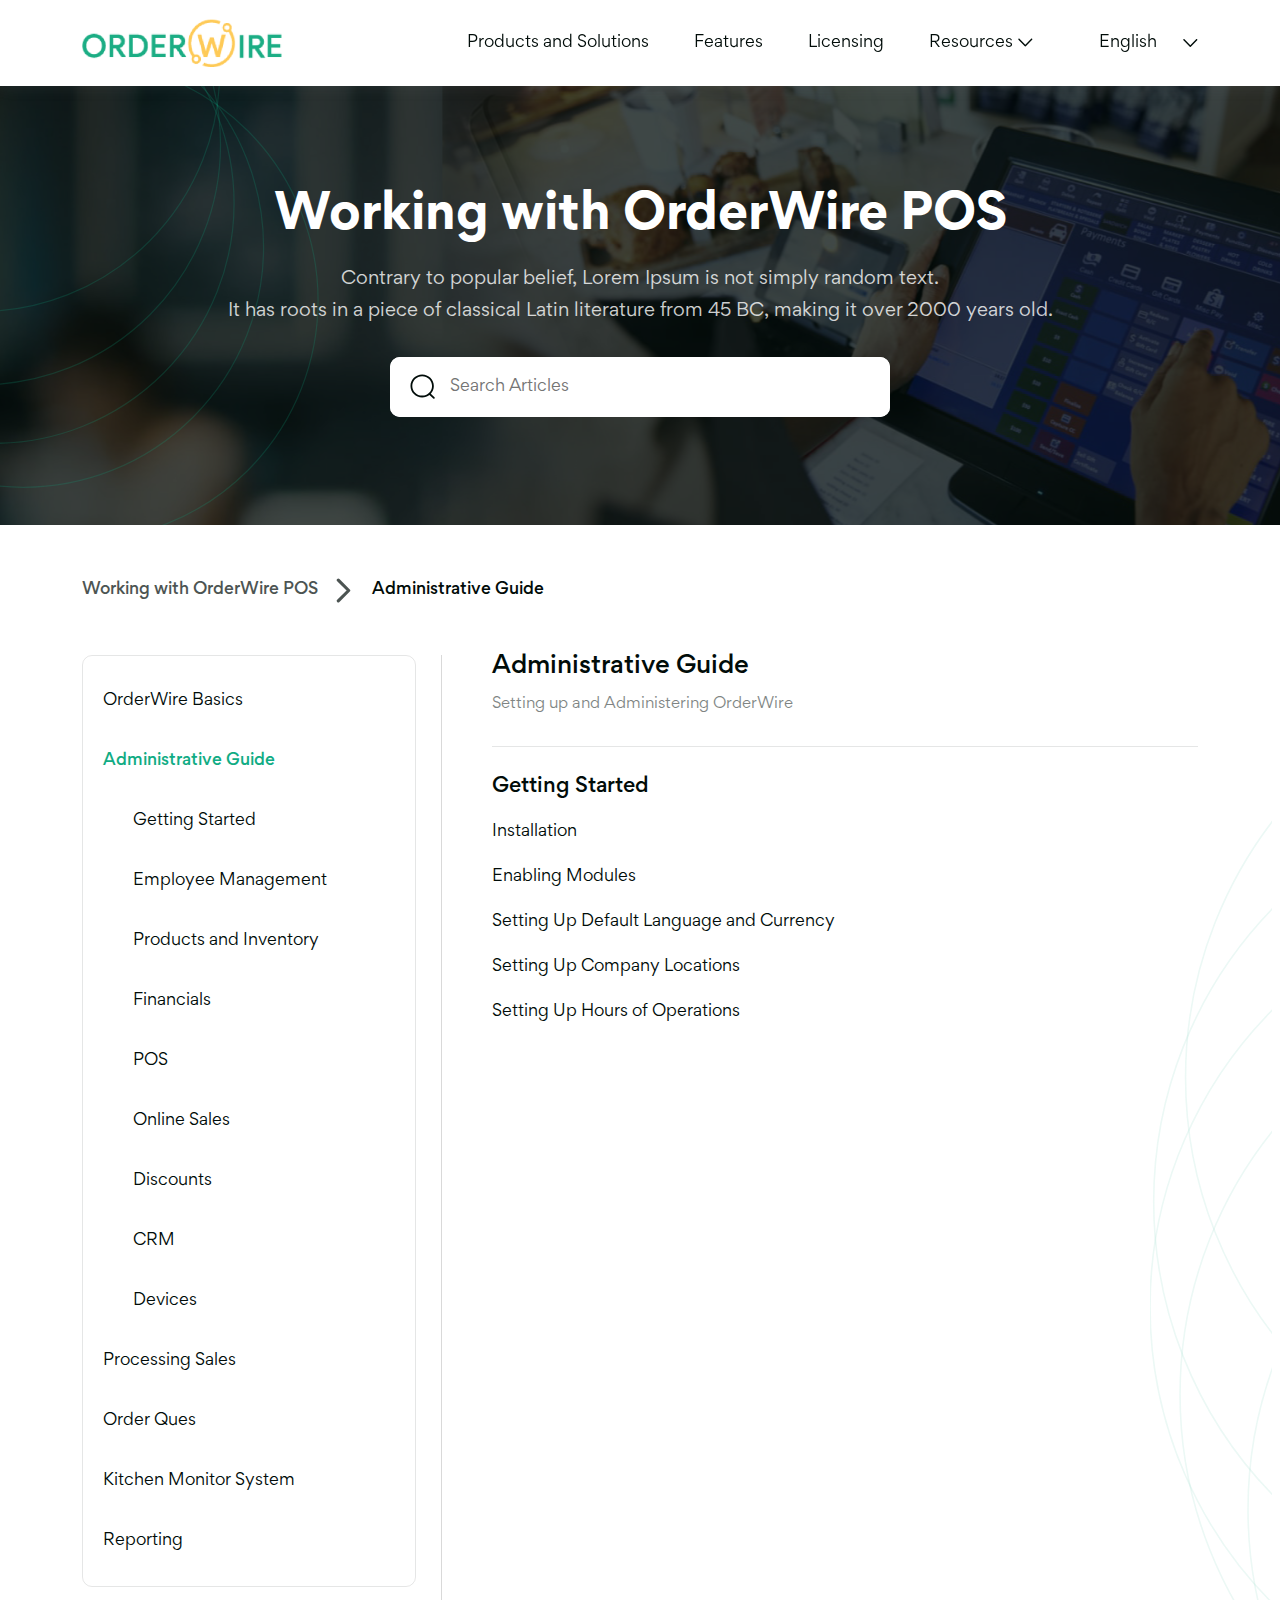
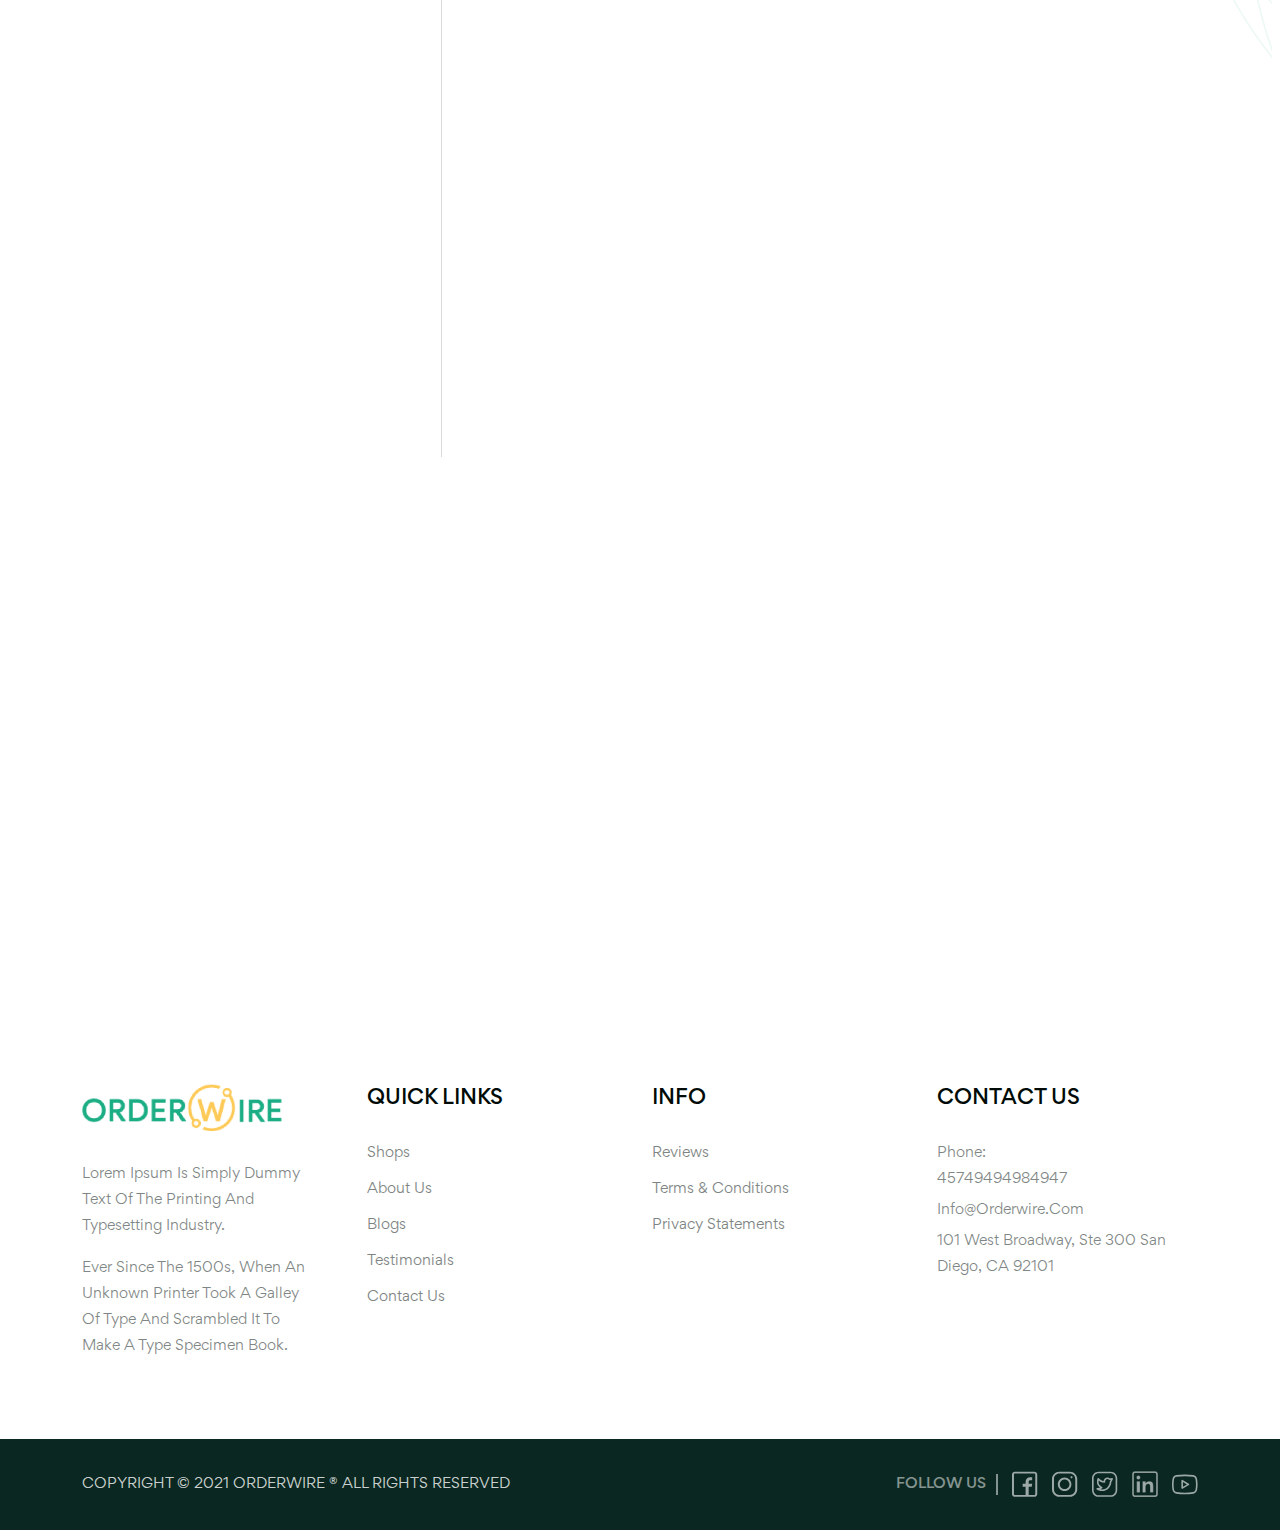
<file: document-list.html>
<!DOCTYPE html>
<html lang="en">

<head>
    <meta charset="UTF-8">
    <meta http-equiv="X-UA-Compatible" content="IE=edge">
    <meta name="viewport" content="width=device-width, initial-scale=1.0">
    <title>Document Sub Category | Orderwire</title>
    <meta http-equiv="X-UA-Compatible" content="IE=Edge">
    <meta name="format-detection" content="telephone=no">
    <link rel="apple-touch-icon" sizes="180x180" href="">
    <link rel="icon" type="image/png" sizes="32x32" href="">
    <link rel="icon" type="image/png" sizes="16x16" href="">
    <link rel="manifest" href="">
    <link rel="mask-icon" href="" color="#ffffff">
    <meta name="msapplication-TileColor" content="#10AC84">
    <meta name="theme-color" content="#000000">
    <meta name="description" content="">
    <meta name="twitter:card" content="summary">
    <meta name="twitter:site" content="@">
    <meta name="twitter:title" content="Orderwire">
    <meta name="twitter:description" content="">
    <meta name="twitter:creator" content="@">
    <meta name="twitter:image" content="https://">
    <meta property="og:title" content="Orderwire">
    <meta property="og:type" content="Article">
    <meta property="og:url" content="https://">
    <meta property="og:image" content="https://">
    <meta property="og:description" content="">
    <meta property="og:site_name" content="Orderwire">
    <meta property="fb:admins" content="page id">
    <link rel="shortcut icon" href="favicon.ico" type="image/x-icon">
    <!-- Bootstrap v5.0.0-beta3 CSS -->
    <link rel="stylesheet" href="css/bootstrap.min.css">
    <!-- Animate CSS -->
    <link rel="stylesheet" href="css/animate.min.css">
    <!-- Orderwire Theme CSS -->
    <link rel="stylesheet" href="css/style.css">
    <link rel="stylesheet" href="css/responsive.css">
</head>

<body>
    <!-- navigation area -->
    <header class="sticky-top">
        <nav class="navbar navbar-expand-lg">
            <div class="container">
                <!-- site logo -->
                <a class="navbar-brand" href="index.html"><img src="images/site-logo.png" alt="Orderwire"></a>
                <!-- site logo end -->

                <!-- toggler for mobile view -->
                <button class="navbar-toggler" type="button" data-bs-toggle="collapse"
                    data-bs-target="#navbarSupportedContent" aria-controls="navbarSupportedContent"
                    aria-expanded="false" aria-label="Toggle navigation">
                    <span>
                        <svg aria-hidden="true" focusable="false" data-prefix="fas" data-icon="bars"
                            class="svg-inline--fa fa-bars fa-w-14" role="img" xmlns="http://www.w3.org/2000/svg"
                            viewBox="0 0 448 512">
                            <path fill="#10AC84"
                                d="M16 132h416c8.837 0 16-7.163 16-16V76c0-8.837-7.163-16-16-16H16C7.163 60 0 67.163 0 76v40c0 8.837 7.163 16 16 16zm0 160h416c8.837 0 16-7.163 16-16v-40c0-8.837-7.163-16-16-16H16c-8.837 0-16 7.163-16 16v40c0 8.837 7.163 16 16 16zm0 160h416c8.837 0 16-7.163 16-16v-40c0-8.837-7.163-16-16-16H16c-8.837 0-16 7.163-16 16v40c0 8.837 7.163 16 16 16z">
                            </path>
                        </svg></span>
                </button>
                <!-- toggler for mobile view end -->

                <div class="collapse navbar-collapse" id="navbarSupportedContent">
                    <!-- menu -->
                    <ul class="navbar-nav ms-auto mb-2 mb-lg-0">
                        <li class="nav-item">
                            <a class="nav-link active" aria-current="page" href="#solutions">Products and Solutions</a>
                        </li>
                        <li class="nav-item">
                            <a class="nav-link" href="#features">Features</a>
                        </li>
                        <li class="nav-item">
                            <a class="nav-link" href="#">Licensing</a>
                        </li>
                        <li class="nav-item dropdown">
                            <a class="nav-link" href="#" id="ResourcesDropdown" role="button" data-bs-toggle="dropdown"
                                aria-expanded="false">Resources<span class="drop-toggle"><svg width="15" height="9"
                                        viewBox="0 0 17 9" fill="none" xmlns="http://www.w3.org/2000/svg">
                                        <path
                                            d="M0.528662 0.245899C0.820861 -0.0521604 1.27811 -0.0792568 1.60031 0.16461L1.69262 0.245899L8.2876 6.97342L14.8826 0.245899C15.1748 -0.0521604 15.632 -0.0792568 15.9542 0.16461L16.0465 0.245899C16.3387 0.543959 16.3653 1.01037 16.1262 1.33904L16.0465 1.43321L8.86958 8.7541C8.57738 9.05216 8.12014 9.07926 7.79793 8.83539L7.70562 8.7541L0.528662 1.43321C0.207243 1.10534 0.207243 0.573765 0.528662 0.245899Z"
                                            fill="currentColor" />
                                    </svg>
                                </span></a>
                            <ul class="dropdown-menu resources" aria-labelledby="ResourcesDropdown">
                                <li>
                                    <p class="nav-title">
                                        <span class="icon"><svg width="39" height="43" viewBox="0 0 39 43" fill="none"
                                                xmlns="http://www.w3.org/2000/svg">
                                                <path fill-rule="evenodd" clip-rule="evenodd"
                                                    d="M10.7933 0.804375H28.2537C34.6891 0.804375 38.2725 4.51271 38.2725 10.8669V32.3877C38.2725 38.846 34.6891 42.471 28.2537 42.471H10.7933C4.45996 42.471 0.772461 38.846 0.772461 32.3877V10.8669C0.772461 4.51271 4.45996 0.804375 10.7933 0.804375ZM11.3556 10.5127V10.4919H17.5827C18.4806 10.4919 19.2098 11.221 19.2098 12.1148C19.2098 13.0335 18.4806 13.7627 17.5827 13.7627H11.3556C10.4577 13.7627 9.73058 13.0335 9.73058 12.1377C9.73058 11.2419 10.4577 10.5127 11.3556 10.5127ZM11.3556 23.1794H27.6889C28.5847 23.1794 29.3139 22.4502 29.3139 21.5544C29.3139 20.6585 28.5847 19.9273 27.6889 19.9273H11.3556C10.4577 19.9273 9.73058 20.6585 9.73058 21.5544C9.73058 22.4502 10.4577 23.1794 11.3556 23.1794ZM11.3558 32.7002H27.6891C28.5203 32.6169 29.1474 31.9065 29.1474 31.0752C29.1474 30.221 28.5203 29.5127 27.6891 29.4294H11.3558C10.7308 29.3669 10.1266 29.6585 9.79325 30.2002C9.45992 30.721 9.45992 31.4085 9.79325 31.9502C10.1266 32.471 10.7308 32.7835 11.3558 32.7002Z"
                                                    fill="#010C09" fill-opacity="0.9" />
                                            </svg>
                                        </span><span class="text">Documentations</span>
                                    </p>
                                    <ul class="nav-group-item">
                                        <li><a href="document-category.html">Working with Orderwire POS</a></li>
                                        <li><a href="#">Orderwire API</a></li>
                                    </ul>
                                </li>
                                <li>
                                    <p class="nav-title">
                                        <span class="icon"><svg width="41" height="41" viewBox="0 0 41 41" fill="none"
                                                xmlns="http://www.w3.org/2000/svg">
                                                <path d="M17.2471 16.8688H24.2979V26.3121H17.2471V16.8688Z"
                                                    fill="#010C09" fill-opacity="0.9" />
                                                <path
                                                    d="M12.5303 26.3121V16.8688H5.47949V26.4298C5.85832 26.3527 6.25012 26.3121 6.65137 26.3121H12.5303Z"
                                                    fill="#010C09" fill-opacity="0.9" />
                                                <path
                                                    d="M29.0146 26.3121H34.8936C35.2948 26.3121 35.6866 26.3528 36.0654 26.4298V16.8688H29.0146V26.3121Z"
                                                    fill="#010C09" fill-opacity="0.9" />
                                                <path
                                                    d="M37.247 14.525C37.8942 14.525 38.4189 14.0003 38.4189 13.3531V11.7809C38.4189 11.375 38.2089 10.998 37.8637 10.7844L21.3891 0.589067C21.0112 0.355239 20.5336 0.355239 20.1557 0.589067L3.68113 10.7844C3.33598 10.998 3.12598 11.375 3.12598 11.7809V13.3531C3.12598 14.0003 3.65066 14.525 4.29785 14.525H37.247ZM20.7724 5.90196C22.7163 5.90196 24.2978 7.48344 24.2978 9.42735C24.2978 11.3713 22.7163 12.9527 20.7724 12.9527C18.8285 12.9527 17.247 11.3713 17.247 9.42735C17.247 7.48344 18.8285 5.90196 20.7724 5.90196Z"
                                                    fill="#010C09" fill-opacity="0.9" />
                                                <path
                                                    d="M20.7725 10.609C21.4251 10.609 21.9541 10.08 21.9541 9.42735C21.9541 8.77475 21.4251 8.24571 20.7725 8.24571C20.1199 8.24571 19.5908 8.77475 19.5908 9.42735C19.5908 10.08 20.1199 10.609 20.7725 10.609Z"
                                                    fill="#010C09" fill-opacity="0.9" />
                                                <path
                                                    d="M37.2471 32.5816C37.6483 32.5816 38.0401 32.6223 38.4189 32.6994V32.1813C38.4189 30.2373 36.8375 28.6559 34.8936 28.6559H6.65137C4.70746 28.6559 3.12598 30.2373 3.12598 32.1813V32.6994C3.5048 32.6223 3.8966 32.5816 4.29785 32.5816H37.2471Z"
                                                    fill="#010C09" fill-opacity="0.9" />
                                                <path
                                                    d="M37.2471 34.9254H4.29785C2.35395 34.9254 0.772461 36.5069 0.772461 38.4508V39.2418C0.772461 39.889 1.29715 40.4137 1.94434 40.4137H39.6006C40.2478 40.4137 40.7725 39.889 40.7725 39.2418V38.4508C40.7725 36.5069 39.191 34.9254 37.2471 34.9254Z"
                                                    fill="#010C09" fill-opacity="0.9" />
                                            </svg>
                                        </span>
                                        <span class="text">Legals</span>
                                    </p>
                                    <ul class="nav-group-item">
                                        <li><a href="#">Privacy Policy</a></li>
                                        <li><a href="#">Terms of Service</a></li>
                                    </ul>
                                </li>
                            </ul>
                        </li>
                        <li class="nav-item">
                            <div class="select-box nav-link">
                                <div class="sb-current" tabindex="1">
                                    <div class="sb-value">
                                        <input class="sb-input" type="radio" id="en" value="English" name="Lang"
                                            checked="checked" />
                                        <p class="sb-input-text">English</p>
                                    </div>
                                    <div class="sb-value">
                                        <input class="sb-input" type="radio" id="enusa" value="English (US)"
                                            name="Lang" />
                                        <p class="sb-input-text">English (US)</p>
                                    </div>
                                    <div class="sb-value">
                                        <input class="sb-input" type="radio" id="german" value="German" name="Lang" />
                                        <p class="sb-input-text">German</p>
                                    </div>
                                    <div class="sb-value">
                                        <input class="sb-input" type="radio" id="spanish" value="Spanish" name="Lang" />
                                        <p class="sb-input-text">Spanish</p>
                                    </div>
                                    <img class="select-box__icon" src="images/arrow-down.svg" alt="Arrow Icon"
                                        aria-hidden="true" /><!-- -->
                                </div>
                                <ul class="sb-list">
                                    <li><label class="sb-option" for="en" aria-hidden="aria-hidden">English</label></li>
                                    <li><label class="sb-option" for="enusa"
                                            aria-hidden="aria-hidden">English(US)</label>
                                    </li>
                                    <li><label class="sb-option" for="german" aria-hidden="aria-hidden">German</label>
                                    </li>
                                    <li><label class="sb-option" for="spanish" aria-hidden="aria-hidden">Spanish</label>
                                    </li>
                                </ul>


                            </div>
                        </li>
                    </ul>
                    <!-- menu end -->
                </div>
            </div>
        </nav>
    </header>
    <!-- navigation area end -->


    <!-- inner page banner section start from here -->
    <section class="inner-banner">
        <div class="container">
            <div class="inner-banner-content">
                <h1 class="wow fadeInUp">Working with OrderWire POS</h1>
                <p class="wow fadeInUp">Contrary to popular belief, Lorem Ipsum is not simply random text. <br>It has
                    roots in a piece of
                    classical Latin literature from 45 BC, making it over 2000 years old.</p>
                <div class="search-box wow fadeInUp">
                    <form action="/document-category.html">
                        <label for="search">
                            <div class="icon">
                                <svg width="36" height="36" viewBox="0 0 36 36" fill="none"
                                    xmlns="http://www.w3.org/2000/svg">
                                    <path
                                        d="M17.5189 0.0461426C26.8085 0.0461426 34.3391 7.41048 34.3391 16.4948C34.3391 20.782 32.662 24.686 29.9142 27.6138L35.3181 32.8825C35.8247 33.3765 35.8257 34.1786 35.3205 34.6739C34.8612 35.1243 34.1416 35.1661 33.634 34.7987L33.4886 34.6763L28.021 29.3442C25.143 31.5966 21.4918 32.9436 17.5189 32.9436C8.22939 32.9436 0.69873 25.5792 0.69873 16.4948C0.69873 7.41048 8.22939 0.0461426 17.5189 0.0461426ZM17.5189 2.57969C9.66023 2.57969 3.28949 8.80972 3.28949 16.4948C3.28949 24.18 9.66023 30.41 17.5189 30.41C25.3776 30.41 31.7484 24.18 31.7484 16.4948C31.7484 8.80972 25.3776 2.57969 17.5189 2.57969Z"
                                        fill="#010C09" />
                                </svg>
                            </div>
                            <input id="search" name="search" type="search" placeholder="Search Articles" autofocus>
                        </label>
                    </form>
                </div>
            </div>
        </div>
    </section>
    <!-- inner page banner section end here -->


    <!--::::::::::::::::::::::::::::::::::::::::::::: content :::::::::::::::::::::::::::::::::::::::::::::-->
    <div class="container">
        <div class="page-bradcrumb wow fadeInUp">
            <ul>
                <li><a href="document-category.html">Working with OrderWire POS</a></li>
                <li><a href="#">Administrative Guide</a></li>
            </ul>
        </div>
    </div>
    <section class="inner-page-area">
        <div class="container">
            <main>
                <div class="side-bar">
                    <div class="side-bar-widget wow fadeInUp">
                        <ul>
                            <li><a href="document-sub-category.html">OrderWire Basics</a></li>
                            <li><a href="#" class="active">Administrative Guide</a>
                                <ul class="sub-nav">
                                    <li><a href="#">Getting Started</a></li>
                                    <li><a href="#">Employee Management</a></li>
                                    <li><a href="#Products-and-Inventory">Products and Inventory</a></li>
                                    <li><a href="#">Financials</a></li>
                                    <li><a href="#">POS</a></li>
                                    <li><a href="#">Online Sales</a></li>
                                    <li><a href="#">Discounts</a></li>
                                    <li><a href="#">CRM</a></li>
                                    <li><a href="#">Devices</a></li>
                                </ul>
                            </li>
                            <li><a href="#">Processing Sales</a></li>
                            <li><a href="#">Order Ques</a></li>
                            <li><a href="#">Kitchen Monitor System</a></li>
                            <li><a href="#">Reporting</a></li>
                        </ul>
                    </div>
                </div>
                <div class="page-content">
                    <div class="category-card sub-category-card">
                        <div class="card-head">
                            <h2 class="wow fadeInUp">Administrative Guide</h2>
                            <p class="wow fadeInUp">Setting up and Administering OrderWire</p>
                        </div>
                        <div class="card-body">
                            <div class="inner-block wow fadeInUp">
                                <h3>Getting Started</h3>
                                <ul>
                                    <li><a href="#">Installation</a></li>
                                    <li><a href="#">Enabling Modules</a></li>
                                    <li><a href="#">Setting Up Default Language and Currency</a></li>
                                    <li><a href="#">Setting Up Company Locations</a></li>
                                    <li><a href="#">Setting Up Hours of Operations</a></li>
                                </ul>
                            </div>
                            <div class="inner-block wow fadeInUp">
                                <h3>Employee Management</h3>
                                <ul>
                                    <li><a href="#">Setting Up Users and Roles</a></li>
                                    <li><a href="#">Setting Up Time Clock</a></li>
                                </ul>
                            </div>
                            <div id="Products-and-Inventory" class="inner-block wow fadeInUp">
                                <h3>Products and Inventory</h3>
                                <ul>
                                    <li><a href="">Setting Up Categories</a></li>
                                    <li><a href="document-details.html">Setting Up Products</a></li>
                                    <li><a href="#">Setting Up Modifiers</a></li>
                                    <li><a href="#">Setting Up Ingredients and Receipe</a></li>
                                    <li><a href="#">Setting Up Vendors</a></li>
                                </ul>
                            </div>
                            <div class="inner-block wow fadeInUp">
                                <h3>Financials</h3>
                                <ul>
                                    <li><a href="#">Setting Up Taxes</a></li>
                                    <li><a href="#">Setting Up Service Charges</a></li>
                                    <li><a href="#">Setting Up Account Codes</a></li>
                                    <li><a href="#">Setting Up Cash Rounding</a></li>
                                    <li><a href="#">Setting Up Payment Types</a></li>
                                    <li><a href="#">Setting Up Multi Currencies</a></li>
                                </ul>
                            </div>
                            <div class="inner-block wow fadeInUp">
                                <h3>POS</h3>
                                <ul>
                                    <li><a href="#">Setting Up Menus</a></li>
                                    <li><a href="#">Setting Up Void/Comp Reasons</a></li>
                                </ul>
                            </div>
                        </div>
                    </div>
                </div>
            </main>
        </div>
    </section>


    <!--::::::::::::::::::::::::::::::::::::::::::::: content end :::::::::::::::::::::::::::::::::::::::::-->


    <!-- quote section start from here -->
    <section class="quote-sec">
        <div class="container">
            <div class="row">
                <div class="col-md-10 offset-md-1">
                    <div class="quote-card wow fadeInUp">
                        <h2>Let’s connect together</h2>
                        <form action="#">
                            <div class="field">
                                <div class="country-code-box">
                                    <div class="select-box">
                                        <div class="sb-current" tabindex="1">
                                            <div class="sb-value">
                                                <input class="sb-input" type="radio" id="US" value="US"
                                                    checked="checked" name="country-code" />
                                                <p class="sb-input-text">+1 US</p>
                                            </div>
                                            <div class="sb-value">
                                                <input class="sb-input" type="radio" id="BD" value="BD"
                                                    name="country-code" />
                                                <p class="sb-input-text">+880 BD</p>
                                            </div>
                                            <img class="select-box__icon" src="images/arrow-down.svg" alt="Arrow Icon"
                                                aria-hidden="true" />
                                        </div>
                                        <ul class="sb-list">
                                            <li><label class="sb-option" for="US" aria-hidden="aria-hidden">+01
                                                    US</label>
                                            </li>
                                            <li><label class="sb-option" for="BD" aria-hidden="aria-hidden">+880
                                                    BD</label>
                                            </li>
                                        </ul>
                                    </div>
                                </div>
                                <input type="" placeholder="Enter mobile number" required>
                            </div>
                            <button type="submit" class="btn-theme"><span class="text">Request a callback</span><span
                                    class="icon"><svg aria-hidden="true" focusable="false" data-prefix="fab"
                                        data-icon="telegram-plane" class="svg-inline--fa fa-telegram-plane fa-w-14"
                                        role="img" xmlns="http://www.w3.org/2000/svg" viewBox="0 0 448 512">
                                        <path fill="currentColor"
                                            d="M446.7 98.6l-67.6 318.8c-5.1 22.5-18.4 28.1-37.3 17.5l-103-75.9-49.7 47.8c-5.5 5.5-10.1 10.1-20.7 10.1l7.4-104.9 190.9-172.5c8.3-7.4-1.8-11.5-12.9-4.1L117.8 284 16.2 252.2c-22.1-6.9-22.5-22.1 4.6-32.7L418.2 66.4c18.4-6.9 34.5 4.1 28.5 32.2z">
                                        </path>
                                    </svg></span></button>
                        </form>
                    </div>
                </div>
            </div>
        </div>
    </section>
    <!-- quote section end here -->

    <!-- footer section start from here -->
    <footer>
        <div class="footer-widget-group">
            <div class="container">
                <div class="row">
                    <div class="col-md-3 col-sm-6">
                        <div class="footer-widget">
                            <div class="footer-logo">
                                <a href="index.html"><img src="images/site-logo.png" alt="Orderwire"></a>
                            </div>
                            <div class="text">
                                <p>Lorem Ipsum is simply dummy text of the printing and typesetting industry.</p>
                                <p>ever since the 1500s, when an unknown printer took a galley of type and scrambled it
                                    to make a type specimen book.</p>
                            </div>
                        </div>
                    </div>
                    <div class="col-md-3 col-sm-6">
                        <div class="footer-widget">
                            <h3>Quick links</h3>
                            <ul class="footer-nav">
                                <li><a href="#">Shops</a></li>
                                <li><a href="#">About Us</a></li>
                                <li><a href="#">Blogs</a></li>
                                <li><a href="#">Testimonials</a></li>
                                <li><a href="#">Contact us</a></li>
                            </ul>
                        </div>
                    </div>
                    <div class="col-md-3 col-sm-6">
                        <div class="footer-widget">
                            <h3>Info</h3>
                            <ul class="footer-nav">
                                <li><a href="#">Reviews</a></li>
                                <li><a href="#">Terms & Conditions</a></li>
                                <li><a href="#">Privacy Statements</a></li>
                            </ul>
                        </div>
                    </div>
                    <div class="col-md-3 col-sm-6">
                        <div class="footer-widget">
                            <h3>Contact Us</h3>
                            <div class="text contact-text">
                                <p>Phone:<br><a href="tel:45749494984947">45749494984947</a></p>
                                <p><a href="mailto:info@orderwire.com">info@orderwire.com</a></p>
                                <p>101 West Broadway, Ste 300 San Diego, CA 92101</p>
                            </div>
                        </div>
                    </div>
                </div>
            </div>
        </div>
        <div class="copy-right">
            <div class="container">
                <div class="row">
                    <div class="col-md-6 col-sm-12">
                        <p class="copy-right-text">Copyright © 2021 orderwire ® All Rights Reserved</p>
                    </div>
                    <div class="col-md-6 col-sm-12">
                        <ul class="social-logo">
                            <li><span>Follow US</span></li>
                            <li><a href="#" target="_blank"><svg width="31" height="31" viewBox="0 0 31 31" fill="none"
                                        xmlns="http://www.w3.org/2000/svg">
                                        <path
                                            d="M26.5608 0.166016H3.52577C1.58166 0.166016 0 1.74768 0 3.69178V26.7268C0 28.6709 1.58166 30.2526 3.52577 30.2526H26.5608C28.5049 30.2526 30.0866 28.6709 30.0866 26.7268V3.69178C30.0866 1.74768 28.5049 0.166016 26.5608 0.166016ZM27.736 26.7268C27.736 27.3748 27.2088 27.9021 26.5608 27.9021H19.8618V18.3237H23.4928L24.0928 14.6804H19.8618V12.1536C19.8618 11.1561 20.6272 10.3907 21.6247 10.3907H24.034V6.74745H21.6247C18.6323 6.74745 16.2198 9.17142 16.2198 12.1639V14.6804H12.6928V18.3237H16.2198V27.9021H3.52577C2.87773 27.9021 2.35051 27.3748 2.35051 26.7268V3.69178C2.35051 3.04375 2.87773 2.51653 3.52577 2.51653H26.5608C27.2088 2.51653 27.736 3.04375 27.736 3.69178V26.7268Z"
                                            fill="white" fill-opacity="0.6" />
                                    </svg></a></li>
                            <li><a href="#" target="_blank"><svg width="31" height="31" viewBox="0 0 31 31" fill="none"
                                        xmlns="http://www.w3.org/2000/svg">
                                        <path
                                            d="M21.3469 0.166016H8.73968C3.9206 0.166016 0 4.08661 0 8.90569V21.5129C0 26.332 3.9206 30.2526 8.73968 30.2526H21.3469C26.166 30.2526 30.0866 26.332 30.0866 21.513V8.90569C30.0866 4.08661 26.166 0.166016 21.3469 0.166016ZM27.736 21.5129C27.736 25.0359 24.8699 27.9021 21.3469 27.9021H8.73968C5.21667 27.9021 2.35051 25.0359 2.35051 21.513V8.90569C2.35051 5.38268 5.21667 2.51653 8.73968 2.51653H21.3469C24.8699 2.51653 27.736 5.38268 27.736 8.90569V21.5129Z"
                                            fill="white" fill-opacity="0.6" />
                                        <path
                                            d="M15.0434 7.1001C10.5719 7.1001 6.93408 10.7379 6.93408 15.2094C6.93408 19.6809 10.5719 23.3186 15.0434 23.3186C19.5148 23.3186 23.1526 19.6809 23.1526 15.2094C23.1526 10.7379 19.5148 7.1001 15.0434 7.1001ZM15.0434 20.9681C11.868 20.9681 9.28459 18.3847 9.28459 15.2094C9.28459 12.034 11.868 9.45061 15.0434 9.45061C18.2187 9.45061 20.8021 12.034 20.8021 15.2094C20.8021 18.3847 18.2187 20.9681 15.0434 20.9681Z"
                                            fill="white" fill-opacity="0.6" />
                                        <path
                                            d="M23.27 8.15764C23.9191 8.15764 24.4452 7.63146 24.4452 6.98239C24.4452 6.33331 23.9191 5.80713 23.27 5.80713C22.6209 5.80713 22.0947 6.33331 22.0947 6.98239C22.0947 7.63146 22.6209 8.15764 23.27 8.15764Z"
                                            fill="white" fill-opacity="0.6" />
                                    </svg></a></li>
                            <li><a href="#" target="_blank"><svg width="31" height="31" viewBox="0 0 31 31" fill="none"
                                        xmlns="http://www.w3.org/2000/svg">
                                        <path
                                            d="M22.1408 0.166016H7.94576C3.49004 0.166016 0 3.65606 0 8.11178V22.3068C0 26.7625 3.49004 30.2526 7.94576 30.2526H22.1408C26.5965 30.2526 30.0866 26.7625 30.0866 22.3068V8.11178C30.0866 3.65606 26.5955 0.166016 22.1408 0.166016ZM28.1455 22.3068C28.1455 25.6746 25.5076 28.3115 22.1408 28.3115H7.94576C4.57898 28.3115 1.94107 25.6736 1.94107 22.3068V8.11178C1.94107 4.745 4.57898 2.10708 7.94576 2.10708H22.1408C25.5086 2.10708 28.1455 4.745 28.1455 8.11178V22.3068Z"
                                            fill="white" fill-opacity="0.6" />
                                        <path
                                            d="M24.5054 7.84816C24.1939 7.62008 23.7765 7.60067 23.4436 7.79478C23.1117 7.98985 22.376 8.08594 21.786 8.16358C21.6637 8.18008 21.5433 8.19561 21.4269 8.21211C20.6009 7.52691 19.546 7.14258 18.458 7.14258C16.0074 7.14258 13.9965 9.039 13.8538 11.4246C11.6313 11.0499 9.59605 9.89113 8.15384 8.14999C7.93935 7.88989 7.60645 7.76275 7.27065 7.80642C6.93679 7.85301 6.65145 8.06944 6.51654 8.37807C6.45443 8.51977 5.91287 9.85231 5.91287 13.1482C5.91287 16.0026 8.16548 18.0999 9.71057 19.2034C8.65366 19.6838 7.43564 19.8605 6.27876 19.7323C5.82649 19.6838 5.40334 19.9497 5.25388 20.3758C5.10442 20.8028 5.26941 21.2765 5.6518 21.5181C7.4764 22.6692 9.58537 23.2777 11.7516 23.2777C18.7084 23.2777 22.9186 17.8126 23.0748 12.4242C23.2748 12.134 23.6562 11.5692 24.3006 10.5783C24.5588 10.1794 24.7752 9.31949 24.881 8.84295C24.9654 8.46639 24.8169 8.07526 24.5054 7.84816ZM21.324 11.542C21.2046 11.707 21.1396 11.9069 21.1396 12.1107C21.1396 15.9414 18.227 21.3366 11.7526 21.3366C11.1673 21.3366 10.587 21.2833 10.0182 21.1784C10.7772 20.8912 11.4944 20.4903 12.1534 19.9827C12.4174 19.7799 12.5581 19.4538 12.5271 19.1229C12.496 18.7919 12.297 18.4988 11.9991 18.3484C11.9574 18.327 7.85491 16.1695 7.85491 13.1492C7.85491 12.1369 7.90926 11.3411 7.98108 10.7355C9.88624 12.3757 12.3106 13.3569 14.8622 13.4831C14.8816 13.484 14.902 13.485 14.9204 13.484C15.4853 13.4675 15.9006 13.0531 15.9006 12.5135C15.9006 12.3796 15.8735 12.2524 15.824 12.136C15.7997 11.9904 15.7871 11.8438 15.7871 11.6973C15.7871 10.2561 16.9847 9.08365 18.458 9.08365C19.1975 9.08365 19.9089 9.38645 20.4107 9.91345C20.6398 10.1522 20.9746 10.2599 21.2978 10.1968C21.5181 10.1551 21.7724 10.1221 22.0393 10.0872C22.1344 10.0746 22.2305 10.0619 22.3285 10.0484C21.5996 11.1586 21.3366 11.5245 21.324 11.542Z"
                                            fill="white" fill-opacity="0.6" />
                                    </svg></a></li>
                            <li><a href="#" target="_blank"><svg width="30" height="31" viewBox="0 0 30 31" fill="none"
                                        xmlns="http://www.w3.org/2000/svg">
                                        <path
                                            d="M15.9414 13.6603H16.0319L16.0741 13.5802C16.5932 12.5951 17.8794 11.6246 19.823 11.6246C21.8644 11.6246 23.0342 12.2698 23.7057 13.3181C24.3873 14.3823 24.5766 15.8912 24.5766 17.6659V24.8012H20.8336V18.4857C20.8336 17.7255 20.8184 16.8206 20.5251 16.1053C20.3768 15.7435 20.155 15.4233 19.823 15.1944C19.4907 14.9653 19.0604 14.8363 18.5101 14.8363C17.3957 14.8363 16.7007 15.2766 16.2946 15.9589C15.8968 16.627 15.7875 17.5084 15.7875 18.3763V24.8012H12.1031V11.859H15.7875V13.5103V13.6603H15.9375H15.9414ZM9.22546 24.8012H5.4239V11.859H9.22546V24.8012ZM7.38373 5.23789C8.62605 5.23789 9.6347 6.24687 9.6347 7.49001C9.6347 8.73362 8.62603 9.74258 7.38373 9.74258C6.13641 9.74258 5.13047 8.73363 5.13047 7.49001C5.13047 6.24685 6.13639 5.23789 7.38373 5.23789ZM29.85 3.68164V26.6504C29.85 28.5062 28.3402 30.016 26.4844 30.016H3.51562C1.65984 30.016 0.15 28.5062 0.15 26.6504V3.68164C0.15 1.82585 1.65984 0.316016 3.51562 0.316016H26.4844C28.3402 0.316016 29.85 1.82585 29.85 3.68164ZM27.8062 3.68164C27.8062 2.95266 27.2134 2.35977 26.4844 2.35977H3.51562C2.78665 2.35977 2.19375 2.95266 2.19375 3.68164V26.6504C2.19375 27.3794 2.78665 27.9723 3.51562 27.9723H26.4844C27.2134 27.9723 27.8062 27.3794 27.8062 26.6504V3.68164Z"
                                            fill="white" fill-opacity="0.6" stroke="#0A2821" stroke-width="0.3" />
                                    </svg></a></li>
                            <li><a href="#" target="_blank"><svg width="40" height="31" viewBox="0 0 40 31" fill="none"
                                        xmlns="http://www.w3.org/2000/svg">
                                        <path
                                            d="M16.2936 22.1203C15.4788 22.6072 14.4346 22.0186 14.4346 21.0645V9.58923C14.4346 8.63022 15.4805 8.04989 16.2936 8.53186L25.9148 14.2613C26.7148 14.7384 26.7132 15.8957 25.9164 16.3744L16.2936 22.1203ZM16.8936 11.7515V18.899L22.8853 15.3203L16.8936 11.7515Z"
                                            fill="white" fill-opacity="0.6" />
                                        <path
                                            d="M32.6293 29.6363C25.0014 30.769 14.3458 30.769 6.7147 29.6363C3.66227 29.1838 1.25737 26.7871 0.732781 23.6756C-0.24426 17.9003 -0.24426 12.7511 0.732781 6.97741C1.25737 3.86432 3.66227 1.46926 6.7147 1.0168C10.5376 0.449593 15.1146 0.165991 19.69 0.165991C24.2572 0.165991 28.8227 0.447954 32.6309 1.01516C35.6801 1.46762 38.0833 3.86268 38.6112 6.97577C39.5882 12.7511 39.5882 17.9019 38.6112 23.6773C38.0866 26.7871 35.6817 29.1838 32.6293 29.6363ZM36.1866 7.38561C35.8374 5.3266 34.2637 3.74301 32.2686 3.44793C24.8621 2.34794 14.5015 2.34794 7.07536 3.44957C5.07865 3.74629 3.50325 5.32824 3.15571 7.38725C2.21474 12.9511 2.21474 17.7003 3.15571 23.2675C3.50489 25.3265 5.07865 26.9068 7.077 27.2051C10.7852 27.7543 15.2294 28.0297 19.6703 28.0297C24.1146 28.0297 28.5588 27.7543 32.267 27.2051C34.2637 26.9084 35.8391 25.3265 36.1866 23.2675C37.1276 17.7003 37.1276 12.9511 36.1866 7.38561Z"
                                            fill="white" fill-opacity="0.6" />
                                    </svg></a></li>
                        </ul>
                    </div>
                </div>
            </div>
        </div>
    </footer>
    <!-- footer section end here -->

    <button class="toggler"><span class="toggler-icon"></span></button>









    <!-- jQuery v3.6.0 Script -->
    <script src="js/jquery-3.6.0.min.js"></script>
    <!-- Bootstrap v5.0.0-beta3 Script -->
    <script src="js/bootstrap.bundle.min.js"></script>
    <!-- WOW v1.3.0 Script -->
    <script src="js/wow.min.js"></script>
    <!-- Orderwire Theme Script -->
    <script src="js/app.js"></script>

</body>

</html>
</file>
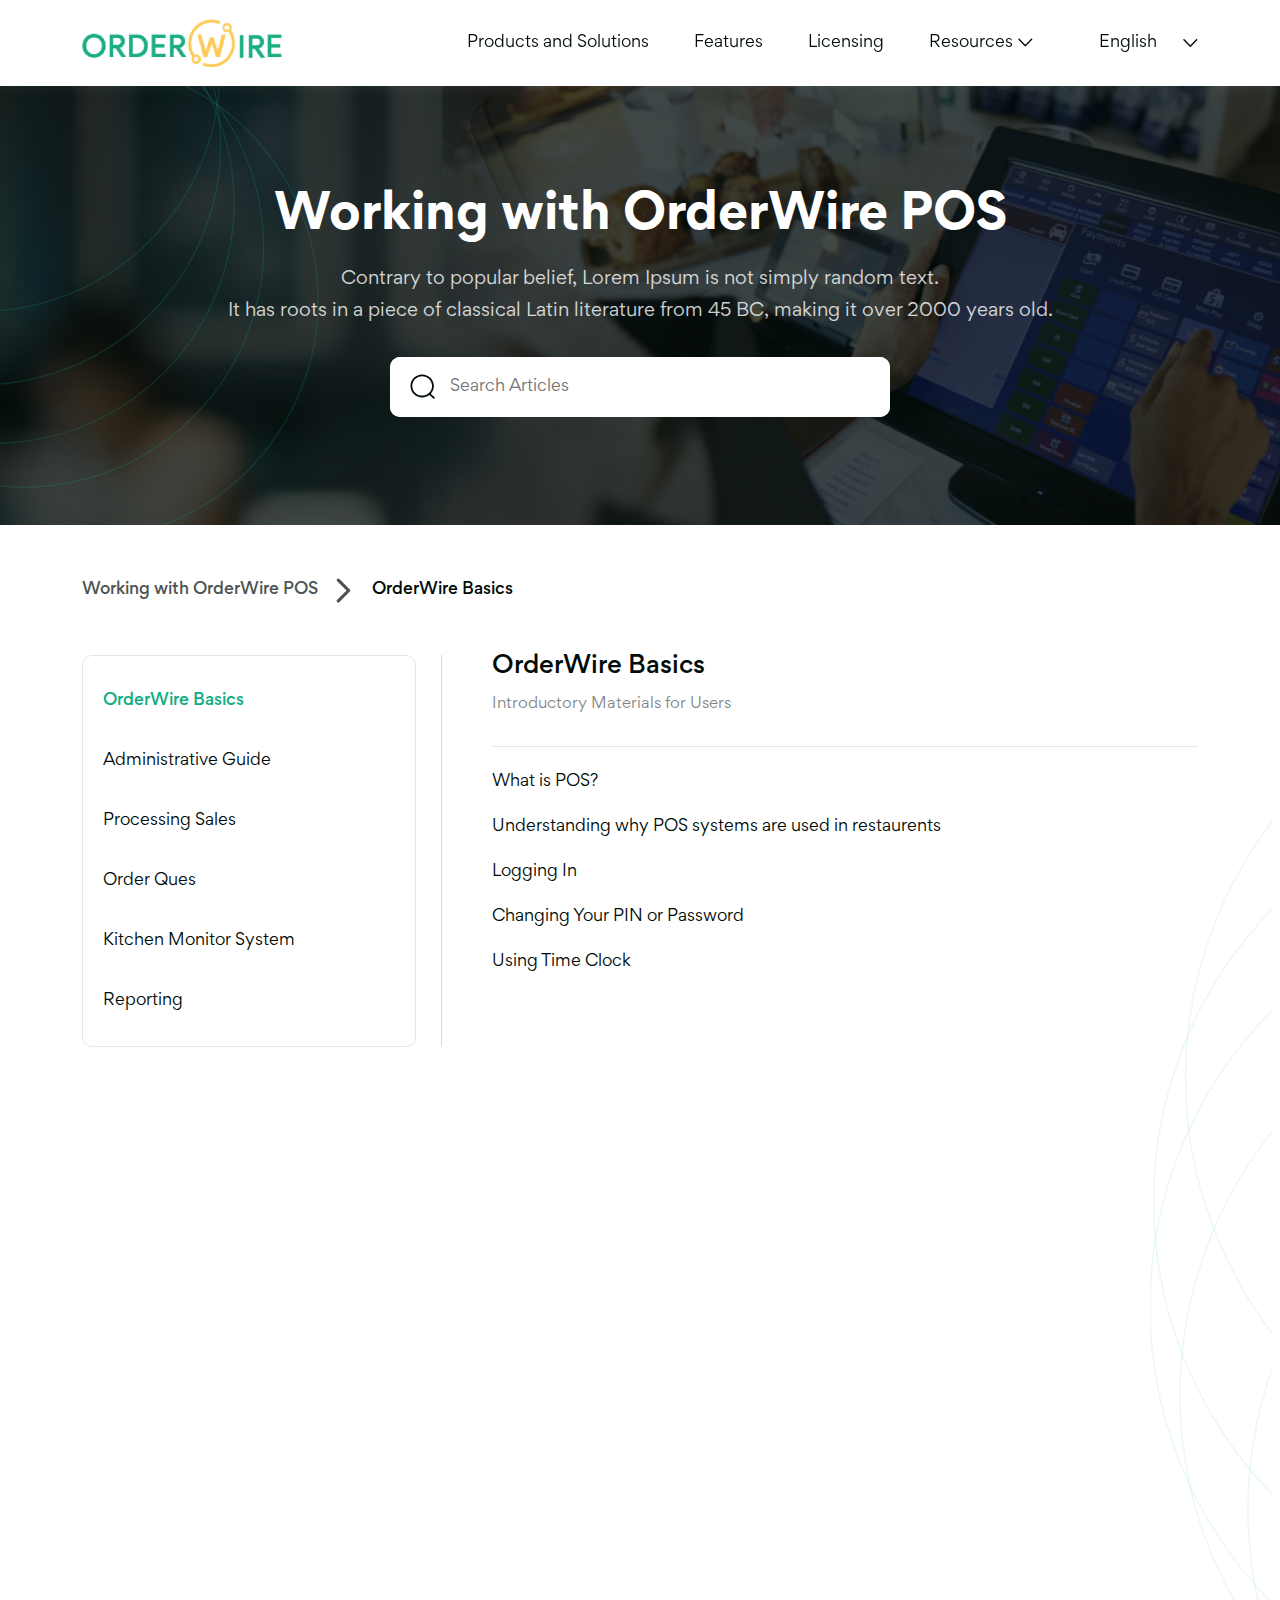
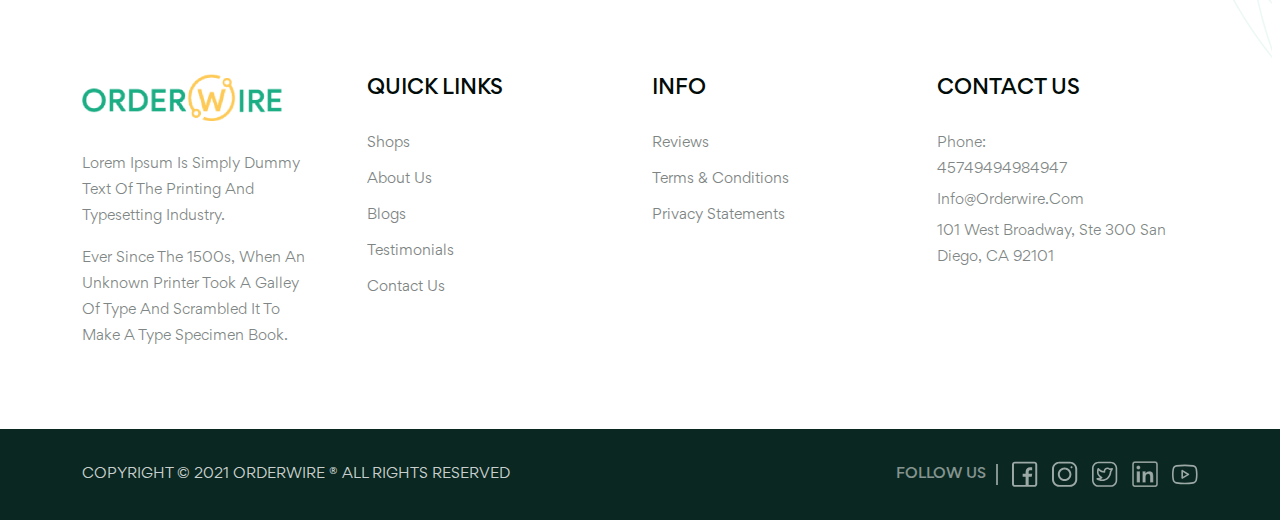
<file: document-sub-category.html>
<!DOCTYPE html>
<html lang="en">

<head>
    <meta charset="UTF-8">
    <meta http-equiv="X-UA-Compatible" content="IE=edge">
    <meta name="viewport" content="width=device-width, initial-scale=1.0">
    <title>Document Sub Category | Orderwire</title>
    <meta http-equiv="X-UA-Compatible" content="IE=Edge">
    <meta name="format-detection" content="telephone=no">
    <link rel="apple-touch-icon" sizes="180x180" href="">
    <link rel="icon" type="image/png" sizes="32x32" href="">
    <link rel="icon" type="image/png" sizes="16x16" href="">
    <link rel="manifest" href="">
    <link rel="mask-icon" href="" color="#ffffff">
    <meta name="msapplication-TileColor" content="#10AC84">
    <meta name="theme-color" content="#000000">
    <meta name="description" content="">
    <meta name="twitter:card" content="summary">
    <meta name="twitter:site" content="@">
    <meta name="twitter:title" content="Orderwire">
    <meta name="twitter:description" content="">
    <meta name="twitter:creator" content="@">
    <meta name="twitter:image" content="https://">
    <meta property="og:title" content="Orderwire">
    <meta property="og:type" content="Article">
    <meta property="og:url" content="https://">
    <meta property="og:image" content="https://">
    <meta property="og:description" content="">
    <meta property="og:site_name" content="Orderwire">
    <meta property="fb:admins" content="page id">
    <link rel="shortcut icon" href="favicon.ico" type="image/x-icon">
    <!-- Bootstrap v5.0.0-beta3 CSS -->
    <link rel="stylesheet" href="css/bootstrap.min.css">
    <!-- Animate CSS -->
    <link rel="stylesheet" href="css/animate.min.css">
    <!-- Orderwire Theme CSS -->
    <link rel="stylesheet" href="css/style.css">
    <link rel="stylesheet" href="css/responsive.css">
</head>

<body>
    <!-- navigation area -->
    <header class="sticky-top">
        <nav class="navbar navbar-expand-lg">
            <div class="container">
                <!-- site logo -->
                <a class="navbar-brand" href="index.html"><img src="images/site-logo.png" alt="Orderwire"></a>
                <!-- site logo end -->

                <!-- toggler for mobile view -->
                <button class="navbar-toggler" type="button" data-bs-toggle="collapse"
                    data-bs-target="#navbarSupportedContent" aria-controls="navbarSupportedContent"
                    aria-expanded="false" aria-label="Toggle navigation">
                    <span>
                        <svg aria-hidden="true" focusable="false" data-prefix="fas" data-icon="bars"
                            class="svg-inline--fa fa-bars fa-w-14" role="img" xmlns="http://www.w3.org/2000/svg"
                            viewBox="0 0 448 512">
                            <path fill="#10AC84"
                                d="M16 132h416c8.837 0 16-7.163 16-16V76c0-8.837-7.163-16-16-16H16C7.163 60 0 67.163 0 76v40c0 8.837 7.163 16 16 16zm0 160h416c8.837 0 16-7.163 16-16v-40c0-8.837-7.163-16-16-16H16c-8.837 0-16 7.163-16 16v40c0 8.837 7.163 16 16 16zm0 160h416c8.837 0 16-7.163 16-16v-40c0-8.837-7.163-16-16-16H16c-8.837 0-16 7.163-16 16v40c0 8.837 7.163 16 16 16z">
                            </path>
                        </svg></span>
                </button>
                <!-- toggler for mobile view end -->

                <div class="collapse navbar-collapse" id="navbarSupportedContent">
                    <!-- menu -->
                    <ul class="navbar-nav ms-auto mb-2 mb-lg-0">
                        <li class="nav-item">
                            <a class="nav-link active" aria-current="page" href="#solutions">Products and Solutions</a>
                        </li>
                        <li class="nav-item">
                            <a class="nav-link" href="#features">Features</a>
                        </li>
                        <li class="nav-item">
                            <a class="nav-link" href="#">Licensing</a>
                        </li>
                        <li class="nav-item dropdown">
                            <a class="nav-link" href="#" id="ResourcesDropdown" role="button" data-bs-toggle="dropdown"
                                aria-expanded="false">Resources<span class="drop-toggle"><svg width="15" height="9"
                                        viewBox="0 0 17 9" fill="none" xmlns="http://www.w3.org/2000/svg">
                                        <path
                                            d="M0.528662 0.245899C0.820861 -0.0521604 1.27811 -0.0792568 1.60031 0.16461L1.69262 0.245899L8.2876 6.97342L14.8826 0.245899C15.1748 -0.0521604 15.632 -0.0792568 15.9542 0.16461L16.0465 0.245899C16.3387 0.543959 16.3653 1.01037 16.1262 1.33904L16.0465 1.43321L8.86958 8.7541C8.57738 9.05216 8.12014 9.07926 7.79793 8.83539L7.70562 8.7541L0.528662 1.43321C0.207243 1.10534 0.207243 0.573765 0.528662 0.245899Z"
                                            fill="currentColor" />
                                    </svg>
                                </span></a>
                            <ul class="dropdown-menu resources" aria-labelledby="ResourcesDropdown">
                                <li>
                                    <p class="nav-title">
                                        <span class="icon"><svg width="39" height="43" viewBox="0 0 39 43" fill="none"
                                                xmlns="http://www.w3.org/2000/svg">
                                                <path fill-rule="evenodd" clip-rule="evenodd"
                                                    d="M10.7933 0.804375H28.2537C34.6891 0.804375 38.2725 4.51271 38.2725 10.8669V32.3877C38.2725 38.846 34.6891 42.471 28.2537 42.471H10.7933C4.45996 42.471 0.772461 38.846 0.772461 32.3877V10.8669C0.772461 4.51271 4.45996 0.804375 10.7933 0.804375ZM11.3556 10.5127V10.4919H17.5827C18.4806 10.4919 19.2098 11.221 19.2098 12.1148C19.2098 13.0335 18.4806 13.7627 17.5827 13.7627H11.3556C10.4577 13.7627 9.73058 13.0335 9.73058 12.1377C9.73058 11.2419 10.4577 10.5127 11.3556 10.5127ZM11.3556 23.1794H27.6889C28.5847 23.1794 29.3139 22.4502 29.3139 21.5544C29.3139 20.6585 28.5847 19.9273 27.6889 19.9273H11.3556C10.4577 19.9273 9.73058 20.6585 9.73058 21.5544C9.73058 22.4502 10.4577 23.1794 11.3556 23.1794ZM11.3558 32.7002H27.6891C28.5203 32.6169 29.1474 31.9065 29.1474 31.0752C29.1474 30.221 28.5203 29.5127 27.6891 29.4294H11.3558C10.7308 29.3669 10.1266 29.6585 9.79325 30.2002C9.45992 30.721 9.45992 31.4085 9.79325 31.9502C10.1266 32.471 10.7308 32.7835 11.3558 32.7002Z"
                                                    fill="#010C09" fill-opacity="0.9" />
                                            </svg>
                                        </span><span class="text">Documentations</span>
                                    </p>
                                    <ul class="nav-group-item">
                                        <li><a href="document-category.html">Working with Orderwire POS</a></li>
                                        <li><a href="#">Orderwire API</a></li>
                                    </ul>
                                </li>
                                <li>
                                    <p class="nav-title">
                                        <span class="icon"><svg width="41" height="41" viewBox="0 0 41 41" fill="none"
                                                xmlns="http://www.w3.org/2000/svg">
                                                <path d="M17.2471 16.8688H24.2979V26.3121H17.2471V16.8688Z"
                                                    fill="#010C09" fill-opacity="0.9" />
                                                <path
                                                    d="M12.5303 26.3121V16.8688H5.47949V26.4298C5.85832 26.3527 6.25012 26.3121 6.65137 26.3121H12.5303Z"
                                                    fill="#010C09" fill-opacity="0.9" />
                                                <path
                                                    d="M29.0146 26.3121H34.8936C35.2948 26.3121 35.6866 26.3528 36.0654 26.4298V16.8688H29.0146V26.3121Z"
                                                    fill="#010C09" fill-opacity="0.9" />
                                                <path
                                                    d="M37.247 14.525C37.8942 14.525 38.4189 14.0003 38.4189 13.3531V11.7809C38.4189 11.375 38.2089 10.998 37.8637 10.7844L21.3891 0.589067C21.0112 0.355239 20.5336 0.355239 20.1557 0.589067L3.68113 10.7844C3.33598 10.998 3.12598 11.375 3.12598 11.7809V13.3531C3.12598 14.0003 3.65066 14.525 4.29785 14.525H37.247ZM20.7724 5.90196C22.7163 5.90196 24.2978 7.48344 24.2978 9.42735C24.2978 11.3713 22.7163 12.9527 20.7724 12.9527C18.8285 12.9527 17.247 11.3713 17.247 9.42735C17.247 7.48344 18.8285 5.90196 20.7724 5.90196Z"
                                                    fill="#010C09" fill-opacity="0.9" />
                                                <path
                                                    d="M20.7725 10.609C21.4251 10.609 21.9541 10.08 21.9541 9.42735C21.9541 8.77475 21.4251 8.24571 20.7725 8.24571C20.1199 8.24571 19.5908 8.77475 19.5908 9.42735C19.5908 10.08 20.1199 10.609 20.7725 10.609Z"
                                                    fill="#010C09" fill-opacity="0.9" />
                                                <path
                                                    d="M37.2471 32.5816C37.6483 32.5816 38.0401 32.6223 38.4189 32.6994V32.1813C38.4189 30.2373 36.8375 28.6559 34.8936 28.6559H6.65137C4.70746 28.6559 3.12598 30.2373 3.12598 32.1813V32.6994C3.5048 32.6223 3.8966 32.5816 4.29785 32.5816H37.2471Z"
                                                    fill="#010C09" fill-opacity="0.9" />
                                                <path
                                                    d="M37.2471 34.9254H4.29785C2.35395 34.9254 0.772461 36.5069 0.772461 38.4508V39.2418C0.772461 39.889 1.29715 40.4137 1.94434 40.4137H39.6006C40.2478 40.4137 40.7725 39.889 40.7725 39.2418V38.4508C40.7725 36.5069 39.191 34.9254 37.2471 34.9254Z"
                                                    fill="#010C09" fill-opacity="0.9" />
                                            </svg>
                                        </span>
                                        <span class="text">Legals</span>
                                    </p>
                                    <ul class="nav-group-item">
                                        <li><a href="#">Privacy Policy</a></li>
                                        <li><a href="#">Terms of Service</a></li>
                                    </ul>
                                </li>
                            </ul>
                        </li>
                        <li class="nav-item">
                            <div class="select-box nav-link">
                                <div class="sb-current" tabindex="1">
                                    <div class="sb-value">
                                        <input class="sb-input" type="radio" id="en" value="English" name="Lang"
                                            checked="checked" />
                                        <p class="sb-input-text">English</p>
                                    </div>
                                    <div class="sb-value">
                                        <input class="sb-input" type="radio" id="enusa" value="English (US)"
                                            name="Lang" />
                                        <p class="sb-input-text">English (US)</p>
                                    </div>
                                    <div class="sb-value">
                                        <input class="sb-input" type="radio" id="german" value="German" name="Lang" />
                                        <p class="sb-input-text">German</p>
                                    </div>
                                    <div class="sb-value">
                                        <input class="sb-input" type="radio" id="spanish" value="Spanish" name="Lang" />
                                        <p class="sb-input-text">Spanish</p>
                                    </div>
                                    <img class="select-box__icon" src="images/arrow-down.svg" alt="Arrow Icon"
                                        aria-hidden="true" /><!-- -->
                                </div>
                                <ul class="sb-list">
                                    <li><label class="sb-option" for="en" aria-hidden="aria-hidden">English</label></li>
                                    <li><label class="sb-option" for="enusa"
                                            aria-hidden="aria-hidden">English(US)</label>
                                    </li>
                                    <li><label class="sb-option" for="german" aria-hidden="aria-hidden">German</label>
                                    </li>
                                    <li><label class="sb-option" for="spanish" aria-hidden="aria-hidden">Spanish</label>
                                    </li>
                                </ul>


                            </div>
                        </li>
                    </ul>
                    <!-- menu end -->
                </div>
            </div>
        </nav>
    </header>
    <!-- navigation area end -->


    <!-- inner page banner section start from here -->
    <section class="inner-banner">
        <div class="container">
            <div class="inner-banner-content">
                <h1 class="wow fadeInUp">Working with OrderWire POS</h1>
                <p class="wow fadeInUp">Contrary to popular belief, Lorem Ipsum is not simply random text. <br>It has
                    roots in a piece of
                    classical Latin literature from 45 BC, making it over 2000 years old.</p>
                <div class="search-box wow fadeInUp">
                    <form action="/document-category.html">
                        <label for="search">
                            <div class="icon">
                                <svg width="36" height="36" viewBox="0 0 36 36" fill="none"
                                    xmlns="http://www.w3.org/2000/svg">
                                    <path
                                        d="M17.5189 0.0461426C26.8085 0.0461426 34.3391 7.41048 34.3391 16.4948C34.3391 20.782 32.662 24.686 29.9142 27.6138L35.3181 32.8825C35.8247 33.3765 35.8257 34.1786 35.3205 34.6739C34.8612 35.1243 34.1416 35.1661 33.634 34.7987L33.4886 34.6763L28.021 29.3442C25.143 31.5966 21.4918 32.9436 17.5189 32.9436C8.22939 32.9436 0.69873 25.5792 0.69873 16.4948C0.69873 7.41048 8.22939 0.0461426 17.5189 0.0461426ZM17.5189 2.57969C9.66023 2.57969 3.28949 8.80972 3.28949 16.4948C3.28949 24.18 9.66023 30.41 17.5189 30.41C25.3776 30.41 31.7484 24.18 31.7484 16.4948C31.7484 8.80972 25.3776 2.57969 17.5189 2.57969Z"
                                        fill="#010C09" />
                                </svg>
                            </div>
                            <input id="search" name="search" type="search" placeholder="Search Articles" autofocus>
                        </label>
                    </form>
                </div>
            </div>
        </div>
    </section>
    <!-- inner page banner section end here -->


    <!--::::::::::::::::::::::::::::::::::::::::::::: content :::::::::::::::::::::::::::::::::::::::::::::-->
    <div class="container">
        <div class="page-bradcrumb wow fadeInUp">
            <ul>
                <li><a href="document-category.html">Working with OrderWire POS</a></li>
                <li><a href="#">OrderWire Basics</a></li>
            </ul>
        </div>
    </div>
    <section class="inner-page-area">
        <div class="container">
            <main>
                <div class="side-bar">
                    <div class="side-bar-widget wow fadeInUp">
                        <ul>
                            <li><a href="#" class="active">OrderWire Basics</a></li>
                            <li><a href="document-list.html">Administrative Guide</a></li>
                            <li><a href="#">Processing Sales</a></li>
                            <li><a href="#">Order Ques</a></li>
                            <li><a href="#">Kitchen Monitor System</a></li>
                            <li><a href="#">Reporting</a></li>
                        </ul>
                    </div>
                </div>
                <div class="page-content">
                    <div class="category-card sub-category-card wow fadeInUp">
                        <div class="card-head">
                            <h2>OrderWire Basics</h2>
                            <p>Introductory Materials for Users</p>
                        </div>
                        <div class="card-body">
                            <ul>
                                <li><a href="#">What is POS?</a></li>
                                <li><a href="#">Understanding why POS systems are used in restaurents</a></li>
                                <li><a href="#">Logging In</a></li>
                                <li><a href="#">Changing Your PIN or Password</a></li>
                                <li><a href="#">Using Time Clock</a></li>
                            </ul>
                        </div>
                    </div>
                </div>
            </main>
        </div>
    </section>


    <!--::::::::::::::::::::::::::::::::::::::::::::: content end :::::::::::::::::::::::::::::::::::::::::-->


    <!-- quote section start from here -->
    <section class="quote-sec">
        <div class="container">
            <div class="row">
                <div class="col-md-10 offset-md-1">
                    <div class="quote-card wow fadeInUp">
                        <h2>Let’s connect together</h2>
                        <form action="#">
                            <div class="field">
                                <div class="country-code-box">
                                    <div class="select-box">
                                        <div class="sb-current" tabindex="1">
                                            <div class="sb-value">
                                                <input class="sb-input" type="radio" id="US" value="US"
                                                    checked="checked" name="country-code" />
                                                <p class="sb-input-text">+1 US</p>
                                            </div>
                                            <div class="sb-value">
                                                <input class="sb-input" type="radio" id="BD" value="BD"
                                                    name="country-code" />
                                                <p class="sb-input-text">+880 BD</p>
                                            </div>
                                            <img class="select-box__icon" src="images/arrow-down.svg" alt="Arrow Icon"
                                                aria-hidden="true" />
                                        </div>
                                        <ul class="sb-list">
                                            <li><label class="sb-option" for="US" aria-hidden="aria-hidden">+01
                                                    US</label>
                                            </li>
                                            <li><label class="sb-option" for="BD" aria-hidden="aria-hidden">+880
                                                    BD</label>
                                            </li>
                                        </ul>
                                    </div>
                                </div>
                                <input type="" placeholder="Enter mobile number" required>
                            </div>
                            <button type="submit" class="btn-theme"><span class="text">Request a callback</span><span
                                    class="icon"><svg aria-hidden="true" focusable="false" data-prefix="fab"
                                        data-icon="telegram-plane" class="svg-inline--fa fa-telegram-plane fa-w-14"
                                        role="img" xmlns="http://www.w3.org/2000/svg" viewBox="0 0 448 512">
                                        <path fill="currentColor"
                                            d="M446.7 98.6l-67.6 318.8c-5.1 22.5-18.4 28.1-37.3 17.5l-103-75.9-49.7 47.8c-5.5 5.5-10.1 10.1-20.7 10.1l7.4-104.9 190.9-172.5c8.3-7.4-1.8-11.5-12.9-4.1L117.8 284 16.2 252.2c-22.1-6.9-22.5-22.1 4.6-32.7L418.2 66.4c18.4-6.9 34.5 4.1 28.5 32.2z">
                                        </path>
                                    </svg></span></button>
                        </form>
                    </div>
                </div>
            </div>
        </div>
    </section>
    <!-- quote section end here -->

    <!-- footer section start from here -->
    <footer>
        <div class="footer-widget-group">
            <div class="container">
                <div class="row">
                    <div class="col-md-3 col-sm-6">
                        <div class="footer-widget">
                            <div class="footer-logo">
                                <a href="index.html"><img src="images/site-logo.png" alt="Orderwire"></a>
                            </div>
                            <div class="text">
                                <p>Lorem Ipsum is simply dummy text of the printing and typesetting industry.</p>
                                <p>ever since the 1500s, when an unknown printer took a galley of type and scrambled it
                                    to make a type specimen book.</p>
                            </div>
                        </div>
                    </div>
                    <div class="col-md-3 col-sm-6">
                        <div class="footer-widget">
                            <h3>Quick links</h3>
                            <ul class="footer-nav">
                                <li><a href="#">Shops</a></li>
                                <li><a href="#">About Us</a></li>
                                <li><a href="#">Blogs</a></li>
                                <li><a href="#">Testimonials</a></li>
                                <li><a href="#">Contact us</a></li>
                            </ul>
                        </div>
                    </div>
                    <div class="col-md-3 col-sm-6">
                        <div class="footer-widget">
                            <h3>Info</h3>
                            <ul class="footer-nav">
                                <li><a href="#">Reviews</a></li>
                                <li><a href="#">Terms & Conditions</a></li>
                                <li><a href="#">Privacy Statements</a></li>
                            </ul>
                        </div>
                    </div>
                    <div class="col-md-3 col-sm-6">
                        <div class="footer-widget">
                            <h3>Contact Us</h3>
                            <div class="text contact-text">
                                <p>Phone:<br><a href="tel:45749494984947">45749494984947</a></p>
                                <p><a href="mailto:info@orderwire.com">info@orderwire.com</a></p>
                                <p>101 West Broadway, Ste 300 San Diego, CA 92101</p>
                            </div>
                        </div>
                    </div>
                </div>
            </div>
        </div>
        <div class="copy-right">
            <div class="container">
                <div class="row">
                    <div class="col-md-6 col-sm-12">
                        <p class="copy-right-text">Copyright © 2021 orderwire ® All Rights Reserved</p>
                    </div>
                    <div class="col-md-6 col-sm-12">
                        <ul class="social-logo">
                            <li><span>Follow US</span></li>
                            <li><a href="#" target="_blank"><svg width="31" height="31" viewBox="0 0 31 31" fill="none"
                                        xmlns="http://www.w3.org/2000/svg">
                                        <path
                                            d="M26.5608 0.166016H3.52577C1.58166 0.166016 0 1.74768 0 3.69178V26.7268C0 28.6709 1.58166 30.2526 3.52577 30.2526H26.5608C28.5049 30.2526 30.0866 28.6709 30.0866 26.7268V3.69178C30.0866 1.74768 28.5049 0.166016 26.5608 0.166016ZM27.736 26.7268C27.736 27.3748 27.2088 27.9021 26.5608 27.9021H19.8618V18.3237H23.4928L24.0928 14.6804H19.8618V12.1536C19.8618 11.1561 20.6272 10.3907 21.6247 10.3907H24.034V6.74745H21.6247C18.6323 6.74745 16.2198 9.17142 16.2198 12.1639V14.6804H12.6928V18.3237H16.2198V27.9021H3.52577C2.87773 27.9021 2.35051 27.3748 2.35051 26.7268V3.69178C2.35051 3.04375 2.87773 2.51653 3.52577 2.51653H26.5608C27.2088 2.51653 27.736 3.04375 27.736 3.69178V26.7268Z"
                                            fill="white" fill-opacity="0.6" />
                                    </svg></a></li>
                            <li><a href="#" target="_blank"><svg width="31" height="31" viewBox="0 0 31 31" fill="none"
                                        xmlns="http://www.w3.org/2000/svg">
                                        <path
                                            d="M21.3469 0.166016H8.73968C3.9206 0.166016 0 4.08661 0 8.90569V21.5129C0 26.332 3.9206 30.2526 8.73968 30.2526H21.3469C26.166 30.2526 30.0866 26.332 30.0866 21.513V8.90569C30.0866 4.08661 26.166 0.166016 21.3469 0.166016ZM27.736 21.5129C27.736 25.0359 24.8699 27.9021 21.3469 27.9021H8.73968C5.21667 27.9021 2.35051 25.0359 2.35051 21.513V8.90569C2.35051 5.38268 5.21667 2.51653 8.73968 2.51653H21.3469C24.8699 2.51653 27.736 5.38268 27.736 8.90569V21.5129Z"
                                            fill="white" fill-opacity="0.6" />
                                        <path
                                            d="M15.0434 7.1001C10.5719 7.1001 6.93408 10.7379 6.93408 15.2094C6.93408 19.6809 10.5719 23.3186 15.0434 23.3186C19.5148 23.3186 23.1526 19.6809 23.1526 15.2094C23.1526 10.7379 19.5148 7.1001 15.0434 7.1001ZM15.0434 20.9681C11.868 20.9681 9.28459 18.3847 9.28459 15.2094C9.28459 12.034 11.868 9.45061 15.0434 9.45061C18.2187 9.45061 20.8021 12.034 20.8021 15.2094C20.8021 18.3847 18.2187 20.9681 15.0434 20.9681Z"
                                            fill="white" fill-opacity="0.6" />
                                        <path
                                            d="M23.27 8.15764C23.9191 8.15764 24.4452 7.63146 24.4452 6.98239C24.4452 6.33331 23.9191 5.80713 23.27 5.80713C22.6209 5.80713 22.0947 6.33331 22.0947 6.98239C22.0947 7.63146 22.6209 8.15764 23.27 8.15764Z"
                                            fill="white" fill-opacity="0.6" />
                                    </svg></a></li>
                            <li><a href="#" target="_blank"><svg width="31" height="31" viewBox="0 0 31 31" fill="none"
                                        xmlns="http://www.w3.org/2000/svg">
                                        <path
                                            d="M22.1408 0.166016H7.94576C3.49004 0.166016 0 3.65606 0 8.11178V22.3068C0 26.7625 3.49004 30.2526 7.94576 30.2526H22.1408C26.5965 30.2526 30.0866 26.7625 30.0866 22.3068V8.11178C30.0866 3.65606 26.5955 0.166016 22.1408 0.166016ZM28.1455 22.3068C28.1455 25.6746 25.5076 28.3115 22.1408 28.3115H7.94576C4.57898 28.3115 1.94107 25.6736 1.94107 22.3068V8.11178C1.94107 4.745 4.57898 2.10708 7.94576 2.10708H22.1408C25.5086 2.10708 28.1455 4.745 28.1455 8.11178V22.3068Z"
                                            fill="white" fill-opacity="0.6" />
                                        <path
                                            d="M24.5054 7.84816C24.1939 7.62008 23.7765 7.60067 23.4436 7.79478C23.1117 7.98985 22.376 8.08594 21.786 8.16358C21.6637 8.18008 21.5433 8.19561 21.4269 8.21211C20.6009 7.52691 19.546 7.14258 18.458 7.14258C16.0074 7.14258 13.9965 9.039 13.8538 11.4246C11.6313 11.0499 9.59605 9.89113 8.15384 8.14999C7.93935 7.88989 7.60645 7.76275 7.27065 7.80642C6.93679 7.85301 6.65145 8.06944 6.51654 8.37807C6.45443 8.51977 5.91287 9.85231 5.91287 13.1482C5.91287 16.0026 8.16548 18.0999 9.71057 19.2034C8.65366 19.6838 7.43564 19.8605 6.27876 19.7323C5.82649 19.6838 5.40334 19.9497 5.25388 20.3758C5.10442 20.8028 5.26941 21.2765 5.6518 21.5181C7.4764 22.6692 9.58537 23.2777 11.7516 23.2777C18.7084 23.2777 22.9186 17.8126 23.0748 12.4242C23.2748 12.134 23.6562 11.5692 24.3006 10.5783C24.5588 10.1794 24.7752 9.31949 24.881 8.84295C24.9654 8.46639 24.8169 8.07526 24.5054 7.84816ZM21.324 11.542C21.2046 11.707 21.1396 11.9069 21.1396 12.1107C21.1396 15.9414 18.227 21.3366 11.7526 21.3366C11.1673 21.3366 10.587 21.2833 10.0182 21.1784C10.7772 20.8912 11.4944 20.4903 12.1534 19.9827C12.4174 19.7799 12.5581 19.4538 12.5271 19.1229C12.496 18.7919 12.297 18.4988 11.9991 18.3484C11.9574 18.327 7.85491 16.1695 7.85491 13.1492C7.85491 12.1369 7.90926 11.3411 7.98108 10.7355C9.88624 12.3757 12.3106 13.3569 14.8622 13.4831C14.8816 13.484 14.902 13.485 14.9204 13.484C15.4853 13.4675 15.9006 13.0531 15.9006 12.5135C15.9006 12.3796 15.8735 12.2524 15.824 12.136C15.7997 11.9904 15.7871 11.8438 15.7871 11.6973C15.7871 10.2561 16.9847 9.08365 18.458 9.08365C19.1975 9.08365 19.9089 9.38645 20.4107 9.91345C20.6398 10.1522 20.9746 10.2599 21.2978 10.1968C21.5181 10.1551 21.7724 10.1221 22.0393 10.0872C22.1344 10.0746 22.2305 10.0619 22.3285 10.0484C21.5996 11.1586 21.3366 11.5245 21.324 11.542Z"
                                            fill="white" fill-opacity="0.6" />
                                    </svg></a></li>
                            <li><a href="#" target="_blank"><svg width="30" height="31" viewBox="0 0 30 31" fill="none"
                                        xmlns="http://www.w3.org/2000/svg">
                                        <path
                                            d="M15.9414 13.6603H16.0319L16.0741 13.5802C16.5932 12.5951 17.8794 11.6246 19.823 11.6246C21.8644 11.6246 23.0342 12.2698 23.7057 13.3181C24.3873 14.3823 24.5766 15.8912 24.5766 17.6659V24.8012H20.8336V18.4857C20.8336 17.7255 20.8184 16.8206 20.5251 16.1053C20.3768 15.7435 20.155 15.4233 19.823 15.1944C19.4907 14.9653 19.0604 14.8363 18.5101 14.8363C17.3957 14.8363 16.7007 15.2766 16.2946 15.9589C15.8968 16.627 15.7875 17.5084 15.7875 18.3763V24.8012H12.1031V11.859H15.7875V13.5103V13.6603H15.9375H15.9414ZM9.22546 24.8012H5.4239V11.859H9.22546V24.8012ZM7.38373 5.23789C8.62605 5.23789 9.6347 6.24687 9.6347 7.49001C9.6347 8.73362 8.62603 9.74258 7.38373 9.74258C6.13641 9.74258 5.13047 8.73363 5.13047 7.49001C5.13047 6.24685 6.13639 5.23789 7.38373 5.23789ZM29.85 3.68164V26.6504C29.85 28.5062 28.3402 30.016 26.4844 30.016H3.51562C1.65984 30.016 0.15 28.5062 0.15 26.6504V3.68164C0.15 1.82585 1.65984 0.316016 3.51562 0.316016H26.4844C28.3402 0.316016 29.85 1.82585 29.85 3.68164ZM27.8062 3.68164C27.8062 2.95266 27.2134 2.35977 26.4844 2.35977H3.51562C2.78665 2.35977 2.19375 2.95266 2.19375 3.68164V26.6504C2.19375 27.3794 2.78665 27.9723 3.51562 27.9723H26.4844C27.2134 27.9723 27.8062 27.3794 27.8062 26.6504V3.68164Z"
                                            fill="white" fill-opacity="0.6" stroke="#0A2821" stroke-width="0.3" />
                                    </svg></a></li>
                            <li><a href="#" target="_blank"><svg width="40" height="31" viewBox="0 0 40 31" fill="none"
                                        xmlns="http://www.w3.org/2000/svg">
                                        <path
                                            d="M16.2936 22.1203C15.4788 22.6072 14.4346 22.0186 14.4346 21.0645V9.58923C14.4346 8.63022 15.4805 8.04989 16.2936 8.53186L25.9148 14.2613C26.7148 14.7384 26.7132 15.8957 25.9164 16.3744L16.2936 22.1203ZM16.8936 11.7515V18.899L22.8853 15.3203L16.8936 11.7515Z"
                                            fill="white" fill-opacity="0.6" />
                                        <path
                                            d="M32.6293 29.6363C25.0014 30.769 14.3458 30.769 6.7147 29.6363C3.66227 29.1838 1.25737 26.7871 0.732781 23.6756C-0.24426 17.9003 -0.24426 12.7511 0.732781 6.97741C1.25737 3.86432 3.66227 1.46926 6.7147 1.0168C10.5376 0.449593 15.1146 0.165991 19.69 0.165991C24.2572 0.165991 28.8227 0.447954 32.6309 1.01516C35.6801 1.46762 38.0833 3.86268 38.6112 6.97577C39.5882 12.7511 39.5882 17.9019 38.6112 23.6773C38.0866 26.7871 35.6817 29.1838 32.6293 29.6363ZM36.1866 7.38561C35.8374 5.3266 34.2637 3.74301 32.2686 3.44793C24.8621 2.34794 14.5015 2.34794 7.07536 3.44957C5.07865 3.74629 3.50325 5.32824 3.15571 7.38725C2.21474 12.9511 2.21474 17.7003 3.15571 23.2675C3.50489 25.3265 5.07865 26.9068 7.077 27.2051C10.7852 27.7543 15.2294 28.0297 19.6703 28.0297C24.1146 28.0297 28.5588 27.7543 32.267 27.2051C34.2637 26.9084 35.8391 25.3265 36.1866 23.2675C37.1276 17.7003 37.1276 12.9511 36.1866 7.38561Z"
                                            fill="white" fill-opacity="0.6" />
                                    </svg></a></li>
                        </ul>
                    </div>
                </div>
            </div>
        </div>
    </footer>
    <!-- footer section end here -->

    <button class="toggler"><span class="toggler-icon"></span></button>









    <!-- jQuery v3.6.0 Script -->
    <script src="js/jquery-3.6.0.min.js"></script>
    <!-- Bootstrap v5.0.0-beta3 Script -->
    <script src="js/bootstrap.bundle.min.js"></script>
    <!-- WOW v1.3.0 Script -->
    <script src="js/wow.min.js"></script>
    <!-- Orderwire Theme Script -->
    <script src="js/app.js"></script>

</body>

</html>
</file>
<file: css/style.css>
@font-face {
    font-family: 'Gordita';
    src: url(../fonts/gordita-thin.otf);
    font-weight: 100;
}

@font-face {
    font-family: 'Gordita';
    src: url(../fonts/gordita-light.otf);
    font-weight: 300;
}

@font-face {
    font-family: 'Gordita';
    src: url(../fonts/gordita-regular.otf);
    font-weight: 400;
}

@font-face {
    font-family: 'Gordita';
    src: url(../fonts/gordita-medium.otf);
    font-weight: 500;
}

@font-face {
    font-family: 'Gordita';
    src: url(../fonts/gordita-bold.otf);
    font-weight: 600;
}

@font-face {
    font-family: 'Gordita';
    src: url(../fonts/gordita-black.otf);
    font-weight: 900;
}


* {
    padding: 0;
    margin: 0;
    outline: 0;
    font-family: 'Gordita';
}

html,
body {
    background-color: #ffffff;
}

html,
body,
p,
h1,
h2,
h3,
h4,
h5,
h6,
table,
thead,
tbody,
tfoot,
th,
td,
tr,
b,
strong,
address,
label,
input,
textarea,
*::after,
*::before,
*:hover,
*:focus {
    font-family: 'Gordita';
}

a,
a:hover {
    text-decoration: none;
    transition: linear .2s;
}

a:hover {
    opacity: 1;
    color: #10AC84;
}

/* a:focus{
    background-color: #10AC84;
} */
ul,
li {
    list-style: none;
    padding: 0;
    margin: 0;
}

img {
    max-width: 100%;
}

button,
button:hover {
    background-color: transparent;
    border: none;
    transition: linear .2s;
}

.btn-theme {
    font-size: 16px;
    font-weight: 500;
    line-height: 1.5;
    color: #fff;
    background-color: #10AC84;
    border: 1px solid #10AC84;
    padding: 13px 25px;
    border-radius: 6px;
    display: inline-block;
    opacity: 1;
}

.btn-theme:hover,
.btn-theme:focus {
    color: #10AC84;
    background-color: #fff;
    border: 1px solid #10AC84;
}

.btn-outline {
    color: #10AC84;
    background-color: #fff;
    border: 1px solid #10AC84;
}

.btn-outline:hover {
    color: #fff;
    background-color: #10AC84;
    border: 1px solid #10AC84;
}

.sec-title {
    font-weight: 600;
    font-size: 50px;
    line-height: 75px;
    color: #010C09;
}


/*:::::::::::::::::::::::::::: header css ::::::::::::::::::::::::::::*/
header {
    background-color: #fff;
    box-shadow: 0 0 15px #99999921;
}

header nav {
    padding: 0 !important;
}

.navbar-brand {
    max-width: 200px;
    opacity: 1;
}

.navbar-toggler {
    border: none !important;
    box-shadow: none !important;
    padding-right: 0;
}

.navbar-toggler span svg {
    width: 26px;
}

.nav-item {
    padding-left: 45px;
}

.nav-link {
    color: #010C09;
    font-size: 16px;
    line-height: 1;
    opacity: 1;
    padding: 35px 0 !important;
    position: relative;
    background: transparent;
    transition: linear .2s;
}

.nav-link:hover {
    background: linear-gradient(180deg, #fff0 0%, #10ac840d 100%);
    transition: linear .2s;
}

.nav-link::before {
    content: "";
    position: absolute;
    bottom: 0;
    width: 100%;
    height: 4px;
    background-color: transparent;
    border-radius: 10px 10px 0 0;
    transition: linear .2s;
}

.nav-link:hover::before,
.nav-link:focus::before {
    background-color: #10AC84;
    transition: linear .2s;
}

.dropdown-menu[data-bs-popper] {
    left: auto;
    right: 0;
}

.dropdown-menu {
    background: #FFFFFF;
    box-shadow: 0px 4px 25px #00000026;
    border-radius: 10px;
    border: none;
    padding: 15px;
}

.dropdown-menu li {
    text-align: right;

}

.dropdown-menu li a {
    font-size: 14px;
    color: #010C09;
    line-height: 32px;
}

.dropdown-menu li a:hover {
    color: #10AC84;
}

.dropdown-menu.resources {
    max-width: 320px;
    width: 320px;
    padding: 0;
}

.dropdown-menu.resources li {
    text-align: left;
    padding-bottom: 10px;
    border-bottom: 1px solid #0000000d;
    padding: 20px 17px;
}

.dropdown-menu.resources li:last-child {
    border: none;
}

.nav-title {
    margin: 0;
    transition: linear .2s;
}

.nav-title .icon {
    margin-right: 10px;
}

.nav-title .icon svg {
    width: 36px;
}

.nav-title .icon svg path {
    transition: linear .2s;
}

.nav-title:hover .icon svg path {
    fill: #10AC84;
    transition: linear .2s;
}



.nav-title .text {
    font-size: 18px;
    line-height: 36px;
    color: #010C09;
    font-weight: 400;
    transition: linear .2s;
}

.nav-title:hover .text {
    color: #10AC84;
    transition: linear .2s;
}

.nav-group-item {
    padding-left: 60px;
}

.nav-group-item li {
    border: none !important;
    padding: 0 !important;
}

.nav-group-item a {
    font-size: 14px;
    line-height: 32px;
}

/*:::::::::::::::::::::::::::: hero section css ::::::::::::::::::::::::::::*/
.hero-sec {
    background-image: url(../images/banner.png);
    background-color: #fafafa;
    background-repeat: no-repeat;
    background-size: cover;
    background-position: center center;
    padding: 130px 0;
    height: calc(100vh - 73px);
}

.hero-content {
    max-width: 850px;
}

.hero-content h1 {
    font-size: 60px;
    line-height: 80px;
    font-weight: 600;
    margin-bottom: 30px;
}

.hero-content p {
    color: #010C09;
    font-size: 18px;
    line-height: 32px;
    font-weight: 400;
    margin-bottom: 50px;
}

.hero-btn-group {}

.hero-btn-group li {
    margin-right: 40px;
    margin-bottom: 35px;
    display: inline-block;
}

.hero-btn-group li:first-child a {
    padding: 20px 35px;
}

.hero-btn-group li:last-child {
    margin: 0;

}

.hero-btn-group li:last-child a {
    font-size: 16px;
    font-weight: 500;
    line-height: 1;
    color: #010C09;
}

.hero-btn-group li:last-child a:hover {
    color: #10AC84;
}

.hero-btn-group li a .icon {}

.hero-btn-group li a .icon svg {
    width: 30px;
    position: absolute;
    top: 50%;
    left: 50%;
    transform: translate(-50%, -50%);
    z-index: 2;
}

.hero-btn-group li a .text {
    padding-left: 20px;
    color: #010C09;
    transition: linear .2s;
    font-weight: 500;
    font-size: 16px;
}

/*:::::::::::::::::::::::::::: solutions section css ::::::::::::::::::::::::::::*/
.solutions-sec {
    position: relative;
    padding: 150px 0;
    background-image: url(../images/solutions-bg.svg);
    background-repeat: no-repeat;
    background-size: contain;
    background-position: center right;
}

.solutions-sec::after {
    content: '';
    height: 100%;
    position: absolute;
    left: 0;
    top: 0;
    bottom: 0;
    width: 115px;
    background-image: url(../images/solutions-bg-left.svg);
    background-repeat: no-repeat;
    background-size: cover;
    background-position: center right;
    z-index: 0;
}

.solutions-card {
    position: relative;
    background: #ffffff80;
    box-shadow: 0 0 0 1px #10ac841a;
    transition: linear .2s;
    box-sizing: border-box;
    border-radius: 10px;
    padding: 30px 50px 50px;
    text-align: center;
    margin-bottom: 30px;
    overflow: hidden;
    z-index: 1;
}

.solutions-card:hover {
    background: #FFFFFF;
    box-shadow: 10px 15px 50px #00000014;
    transition: linear .2s;
}

.solutions-card hr {
    position: absolute;
    background: #10AC84;
    border-radius: 10px 10px 0px 0px;
    width: 120px;
    height: 10px;
    bottom: -10px;
    left: 50%;
    transform: translate(-50%, 0);
    opacity: 1;
    margin: 0;
    transition: linear .2s;
}

.solutions-card:hover hr {
    bottom: 0;
    transition: linear .2s;
}

.solutions-card:hover a {
    background: #10AC84;
    color: #fff;
    transition: linear .2s;
}

.icon-area {
    background: #FFFFFF;
    border: 1px solid #10ac844d;
    box-sizing: border-box;
    padding: 19px;
    border-radius: 100px;
    width: 140px;
    height: 140px;
    margin: auto;
    margin-bottom: 40px;
}

.icon-area .icon {
    background: #FFFFFF;
    box-shadow: 2px 4px 15px #00000014;
    width: 100px;
    height: 100px;
    border-radius: 50%;
    position: relative;

}

.icon-area .icon svg {
    position: absolute;
    top: 50%;
    left: 50%;
    transform: translate(-50%, -50%);
    height: 36px;
}

.solutions-card h3 {
    color: #000;
    font-size: 18px;
    font-weight: 500;
    margin-bottom: 15px;
}

.solutions-card p {
    font-size: 14px;
    line-height: 26px;
    color: #999999;
    font-weight: 400;
    margin-bottom: 25px;

}

.solutions-card a {}


/*:::::::::::::::::::::::::::: story section css ::::::::::::::::::::::::::::*/
.story-sec {
    background: linear-gradient(180deg, #10ac840d 0%, #ffffff00 100%);
    padding: 120px 0;
    position: relative;
}

.story-sec::before {
    content: '';
    position: absolute;
    top: 50%;
    right: 0;
    bottom: -50%;
    width: 200px;
    background-image: url(../images/features-bg-right.svg);
    background-repeat: no-repeat;
    background-size: cover;
    background-position: left center;
}

.story-image {
    margin-right: 80px;
}

.story-content {}

.story-content p {
    font-size: 16px;
    line-height: 30px;
    color: #222020;
    margin-bottom: 25px;
}

.story-content a.btn-theme {
    margin-top: 15px;
}

/*:::::::::::::::::::::::::::: features section css ::::::::::::::::::::::::::::*/
.features-sec {
    padding: 100px 0;
    background: linear-gradient(180deg, #fff0 0%, #10ac840d 100%);
    position: relative;
}

.features-sec::before {
    position: absolute;
    left: 0;
    top: 50%;
    transform: translate(0, -50%);
    content: '';
    height: 90%;
    width: 250px;
    background-image: url(../images/features-bg-left.svg);
    background-repeat: no-repeat;
    background-size: cover;
    background-position: center right;
}

/*:::::::::::::::::::::::::::: quote section css ::::::::::::::::::::::::::::*/
.quote-sec {
    padding: 100px 0;
}

.quote-card {
    background-image: url(../images/qute.svg);
    background-repeat: no-repeat;
    background-size: cover;
    background-position: center center;
    background-color: #10AC84;
    padding: 82px 100px;
    border-radius: 20px;
}

.quote-card h2 {
    font-size: 50px;
    line-height: 68px;
    font-weight: 600;
    color: #FFFFFF;
    text-align: center;
    margin-bottom: 25px;
}

.quote-card form {
    background-color: #fff;
    border-radius: 10px;
    display: table;
    width: 100%;
    position: relative;
    max-width: 570px;
    margin: auto;
}

.quote-card form .field {
    margin: 0;
    display: table-cell;
    width: 100%;
    padding-right: 0;
}

.quote-card form select {
    height: 70px;
    border: none;
    border-right: 1px solid #DADADA;
    color: #222020;
    font-size: 16px;
}

.quote-card form select option {
    color: #222020;
    font-size: 14px;
}

.quote-card form input {
    height: 70px;
    border: none;
    width: 100%;
    padding-left: 150px;
    border-radius: 10px 0 0 10px;
}

.quote-card form button {
    vertical-align: middle;
    width: 220px;
    border-width: 5px;
    border-color: #fff;
    border-radius: 10px;
    height: 67px;
    position: relative;
    top: -2px;
    right: 1px;
}

.quote-card form button:hover {
    color: #fff;
    border-width: 5px;
    border-color: #fff;
    border-radius: 10px;
    height: 67px;
    position: relative;
    top: -2px;
    right: 1px;
    background-color: #0a7c60;
}

.quote-card form button .icon {
    display: none;
}

/*:::::::::::::::::::::::::::: footer section css ::::::::::::::::::::::::::::*/
footer {}

.footer-widget-group {
    padding: 50px 0;
}

.footer-widget {
    margin-bottom: 30px;
    margin-right: 30px;
}

.footer-widget h3 {
    font-weight: 500;
    font-size: 20px;
    line-height: 153.99%;
    text-transform: uppercase;
    color: #010C09;
    margin-bottom: 25px;
}

.footer-widget .text {}

.footer-widget .text p {
    font-size: 14px;
    line-height: 26px;
    text-transform: capitalize;
    color: #010e0b80;
}

.footer-widget .text p a {
    color: #010e0b80;
}

.footer-widget .text p a:hover {
    opacity: 1;
    color: #10AC84;
}

.footer-widget .text p br {}

.contact-text p {
    margin-bottom: 5px;
}

.footer-widget .footer-logo {
    width: 200px;
    margin-bottom: 30px;
}

.footer-nav {}

.footer-nav li {
    margin-bottom: 10px;
}

.footer-nav li a {
    font-size: 14px;
    line-height: 26px;
    text-transform: capitalize;
    color: #010C09;
    opacity: 0.5;

}

.footer-nav li a:hover {
    opacity: 1;
    color: #10AC84;
}

.copy-right {
    background-color: #0A2821;
    padding: 30px 0;
}

.copy-right-text {
    font-size: 14px;
    color: #ffffffcc;
    text-transform: uppercase;
    margin: 0;
    padding: 5px 0;
}

.social-logo {
    text-align: right;
}

.social-logo li {
    display: inline-flex;
    margin-left: 10px;
    vertical-align: middle;
}

.social-logo li span {
    font-weight: 500;
    font-size: 14px;
    text-transform: uppercase;
    color: #FFFFFF;
    opacity: 0.5;
    border-right: 2px solid;
    padding-right: 10px;
}

.social-logo li a {}

.social-logo li a svg {
    width: 26px;
    transition: linear .2s;
}

.social-logo li a svg:hover path {
    fill-opacity: 1;
    transition: linear .2s;
}

/*:::::::::::::::::::::::::::: inner page css ::::::::::::::::::::::::::::*/
.inner-banner {
    background-image: url(../images/inner-banner.png);
    background-repeat: no-repeat;
    background-size: cover;
    background-position: center center;
    position: relative;
    padding: 100px 0;
    margin-bottom: 40px;
}

.inner-banner::before {
    content: "";
    background-color: #010c09bf;
    position: absolute;
    top: 0;
    bottom: 0;
    left: 0;
    right: 0;
}

.inner-banner::after {
    content: '';
    background-image: url(../images/inner-banner-path.svg);
    background-repeat: no-repeat;
    background-size: cover;
    background-position: center right;
    position: absolute;
    height: 100%;
    width: 25%;
    top: 0;
    left: 0;
}

.inner-banner-content {
    position: relative;
    z-index: 1;
}

.inner-banner-content h1 {
    font-weight: 600;
    font-size: 48px;
    line-height: 62px;
    color: #FFFFFF;
    text-align: center;
    margin-bottom: 15px;
}

.inner-banner-content p {
    font-size: 18px;
    line-height: 32px;
    text-align: center;
    color: #FFFFFF;
    opacity: 0.8;
    margin-bottom: 30px;
}

.search-box {}

.search-box form {
    max-width: 500px;
    margin: auto;
}

.search-box form label {
    background: #FFFFFF;
    border-radius: 10px;
    width: 100%;
    position: relative;
    height: 60px;
}

.search-box form label .icon {
    position: absolute;
    z-index: 1;
    top: 50%;
    left: 20px;
    transform: translate(0, -50%);
}

.search-box form label .icon svg {
    width: 25px;
}

.search-box form label input {
    position: absolute;
    top: 0;
    left: 0;
    width: 100%;
    border: none;
    border-radius: 10px;
    color: #010C09;
    font-size: 16px;
    line-height: 1;
    height: 100%;
    padding: 12px 20px 12px 60px;
}

.inner-page-area {
    padding: 50px 0;
    position: relative;
}

.inner-page-area::after {
    content: "";
    background-image: url(../images/solutions-bg.svg);
    /* background-repeat: no-repeat;
    background-size: 100px;
    background-position: right 220px; */
    height: 850px;
    position: absolute;
    right: 0;
    top: 210px;
    width: 130px;
    background-repeat: no-repeat;
    background-size: contain;
    background-position: center left;
    z-index: 0;
}

.inner-page-area main {
    display: table;
    width: 100%;

}

.side-bar {
    display: table-cell;
    width: 360px;
    vertical-align: top;
    padding-right: 25px;
    border-right: 1px solid #00000026;
    overflow: hidden;
    transition: linear .5s;
}

.side-bar h3 {
    font-weight: 500;
    font-size: 28px;
    line-height: 32px;
    color: #010C09;
    border-bottom: 1px solid #010c091a;
    padding: 25px 20px;
    margin: 0;
}

.side-bar-widget {
    border: 1px solid #010c091a;
    box-sizing: border-box;
    border-radius: 10px;
    margin-bottom: 50px;

}

.side-bar-widget:last-child {
    margin-bottom: 0px;
}

.side-bar-widget ul {
    padding: 30px 20px;
}

.side-bar-widget ul li {
    padding-bottom: 30px;
}

.side-bar-widget ul li:last-child {
    padding-bottom: 0;
}

.side-bar-widget ul li a {
    font-size: 16px;
    color: #010C09;
    position: relative;
    opacity: 1;
    line-height: 30px;
    width: 100%;
    display: block;
    padding-right: 40px;
}

.side-bar-widget ul li a:hover {
    color: #10AC84;
}

.side-bar-widget ul li a.active {
    font-weight: 500;
    color: #10AC84;
}

.side-bar-widget ul li a span {
    position: absolute;
    width: 30px;
    height: 30px;
    background: #10AC84;
    color: #fff;
    right: 0;
    text-align: center;
    border-radius: 20px;
    font-size: 12px;
    line-height: 30px;
}

.side-bar-widget .sub-nav {
    padding-bottom: 0;
    padding-left: 30px;
}

.page-content {
    padding-left: 25px;
}

.page-content .col-md-6 {
    margin-bottom: 25px;
}

.category-card {
    box-shadow: 0 0 0 1px #10ac841a;
    transition: linear .2s;
    box-sizing: border-box;
    border-radius: 10px;
    height: 100%;
    position: relative;
    z-index: 1;
    /*! margin-bottom: 30px; */
}

.category-card:hover {
    background: #FFFFFF;
    box-shadow: 15px 25px 50px #00000014;
    border-radius: 10px;
    transition: linear .2s;
}

.category-card .card-head {
    border-bottom: 1px solid #010c091a;
    padding: 25px 20px;
}

.category-card .card-head h2 {
    font-weight: 500;
    font-size: 24px;
    line-height: 46px;
    color: #010C09;
    margin-bottom: 0;
}

.category-card .card-head p {
    font-size: 15px;
    line-height: 32px;
    color: #010C09;
    opacity: 0.5;
    margin: 0;
}

.category-card .card-body {
    padding: 20px;
}

.category-card .card-body ul {}

.category-card .card-body ul li {
    padding-bottom: 15px;
}

.category-card .card-body ul li a {
    font-weight: 400;
    font-size: 16px;
    line-height: 30px;
    color: #010C09;
    opacity: 1;
}

.category-card .card-body ul li a:hover {
    color: #10AC84;
}

.category-card .card-body ul li a.active {
    color: #10AC84;
}

.category-card .card-body .inner-block {
    margin-bottom: 30px;
}

.category-card .card-body .inner-block:last-child {
    margin-bottom: 0px;
}

.category-card .card-body .inner-block h4 {
    font-weight: 500;
    font-size: 18px;
    line-height: 30px;
    color: #010C09;
    margin-bottom: 20px;
}

.category-card .card-body .inner-block p {
    font-size: 14px;
    line-height: 30px;
    color: #222020;
    margin-bottom: 15px;
}

.category-card .card-body .inner-block p:last-child {
    margin-bottom: 0px;
}

.category-card .card-body .inner-block img {
    background: #C4C4C4;
    border-radius: 20px;
    margin-top: 15px;
    margin-bottom: 30px;

}

.category-card .card-body h3 {
    font-weight: 500;
    font-size: 20px;
    line-height: 40px;
    color: #010C09;
    margin-bottom: 10px;
}

.category-card .card-foot {
    padding: 0 20px;
    padding-bottom: 30px;
}

.sub-category-card {
    border: none;
    border-radius: 0;
    box-shadow: none;
    padding-left: 25px;
}

.sub-category-card:hover {
    box-shadow: none;
    background-color: transparent;
}

.sub-category-card .card-head {
    padding: 0;
    padding-bottom: 25px;
}

.sub-category-card .card-head h2 {
    line-height: 1;
}

.sub-category-card .card-head p {
    margin-top: 10px;
}

.sub-category-card .card-body {
    padding: 20px 0;
}

.page-bradcrumb {
    padding-top: 10px;
}

.page-bradcrumb ul {}

.page-bradcrumb ul li {
    display: inline-flex;
    align-items: center;
    margin-right: 15px;
}

.page-bradcrumb ul li::after {
    content: "";
    background-image: url(../images/arrow-right.svg);
    background-repeat: no-repeat;
    background-position: center center;
    background-size: contain;
    opacity: 0.7;
    height: 25px;
    width: 20px;
}

.page-bradcrumb ul li:last-child::after {
    display: none;
}

.page-bradcrumb ul li a {
    font-weight: 500;
    font-size: 16px;
    line-height: 30px;
    color: #010C09;
    opacity: 0.7;
    margin-right: 15px;
}

.page-bradcrumb ul li:last-child {
    margin-right: 0;
}

.page-bradcrumb ul li:last-child a {
    pointer-events: none;
    opacity: 1;
    margin-right: 0;
}

.page-bradcrumb ul li a:hover {
    opacity: 1;
}

/*:::::::::::::::::::::::::::: video container css ::::::::::::::::::::::::::::*/

.video-container {
    height: 0;
    max-width: 100%;
    overflow: hidden;
    padding-bottom: 56.25%;
    position: relative;
    margin-bottom: 30px;
}

.video-container a {
    position: absolute;
    top: 50%;
    left: 50%;
    transform: translate(-50%, -50%);
}

.video-container a:hover {
    /* border-left-color: #f00; */
}

.video-container img {
    display: block;
}

.video-container iframe,
.video-container object,
.video-container embed,
.video-container img {
    height: 100%;
    left: 0;
    position: absolute;
    top: 0;
    width: 100%;
    margin-top: 0 !important;
    margin-bottom: 0 !important;
}

.video-play-button {
    position: absolute;
    z-index: 10;
    top: 50%;
    left: 50%;
    transform: translateX(-50%) translateY(-50%);
    box-sizing: content-box;
    display: block;
    width: 32px;
    height: 44px;
    /* background: #fff; */
    border-radius: 50%;
    padding: 18px 20px 18px 28px;
    opacity: 1;
}

.video-play-button:before {
    content: "";
    position: absolute;
    z-index: 0;
    left: 50%;
    top: 50%;
    transform: translateX(-50%) translateY(-50%);
    display: block;
    width: 80px;
    height: 80px;
    background: #fff;
    border-radius: 50%;
    -webkit-animation: pulse-border 1500ms ease-out infinite;
    animation: pulse-border 1500ms ease-out infinite;
}

.video-play-button:after {
    content: "";
    position: absolute;
    z-index: 1;
    left: 50%;
    top: 50%;
    transform: translateX(-50%) translateY(-50%);
    display: block;
    width: 80px;
    height: 80px;
    background: #fff;
    border-radius: 50%;
    transition: all 200ms;
}

.video-play-button:hover:after {
    background-color: #fff;
}

.video-play-button svg {
    position: relative;
    z-index: 2;
    width: 26px;
    top: 3px;
    left: 1px;
}

.video-watch-button:hover .text {
    color: #10AC84;
    transition: linear .2s;
}

.video-watch-button .icon {
    position: relative;
    margin-right: 20px;
    margin-left: 10px
}

.video-watch-button .icon::before {
    content: "";
    position: absolute;
    z-index: 0;
    left: 50%;
    top: 50%;
    transform: translateX(-50%) translateY(-50%);
    display: block;
    width: 50px;
    height: 50px;
    background: #fff;
    border-radius: 50%;
    -webkit-animation: pulse-border 1500ms ease-out infinite;
    animation: pulse-border 1500ms ease-out infinite;
}

.video-watch-button .icon::after {
    content: "";
    position: absolute;
    z-index: 1;
    left: 50%;
    top: 50%;
    transform: translateX(-50%) translateY(-50%);
    display: block;
    width: 50px;
    height: 50px;
    background: #fff;
    border-radius: 50%;
    transition: all 200ms;
}

.video-watch-button .icon svg {}

@-webkit-keyframes pulse-border {
    0% {
        transform: translateX(-50%) translateY(-50%) translateZ(0) scale(1);
        opacity: 1;
    }

    100% {
        transform: translateX(-50%) translateY(-50%) translateZ(0) scale(1.5);
        opacity: 0;
    }
}

@keyframes pulse-border {
    0% {
        transform: translateX(-50%) translateY(-50%) translateZ(0) scale(1);
        opacity: 1;
    }

    100% {
        transform: translateX(-50%) translateY(-50%) translateZ(0) scale(1.5);
        opacity: 0;
    }
}

/*:::::::::::::::::::::::::::: custom select css ::::::::::::::::::::::::::::*/
.select-box {
    position: relative;
    padding-right: 20px !important;
    width: 120px;
}

.sb-current {
    position: relative;
    cursor: pointer;
    outline: none;
    text-align: center;
}

.sb-current::before {
    content: '';

    position: absolute;
    left: 0;
    right: -20px;
    bottom: -35px;
    top: -35px;
}

.sb-current:focus+.sb-list {
    opacity: 1;
    -webkit-animation-name: none;
    animation-name: none;
}

.sb-current:focus+.sb-list .sb-option {
    cursor: pointer;
}

.select-box__icon {
    position: absolute;
    top: 50%;
    right: -20px;
    transform: translateY(-50%);
    width: 15px;
    transition: 0.2s ease;
}

.sb-value {
    display: flex;
}

.sb-input {
    display: none;
}

.sb-input:checked+.sb-input-text {
    display: block;
}

.sb-input-text {
    display: none;
    width: 100%;
    margin: 0;
}

.sb-list {
    position: absolute;
    width: 120px;
    opacity: 0;
    -webkit-animation-name: HideList;
    animation-name: HideList;
    -webkit-animation-duration: 0.5s;
    animation-duration: 0.5s;
    -webkit-animation-delay: 0.5s;
    animation-delay: 0.5s;
    -webkit-animation-fill-mode: forwards;
    animation-fill-mode: forwards;
    -webkit-animation-timing-function: step-start;
    animation-timing-function: step-start;
    background: #FFFFFF;
    box-shadow: 0px 4px 25px #00000026;
    border-radius: 10px;
    right: 0;
    top: 87px;
    padding: 10px 0;
}

.sb-option {
    display: block;
    font-size: 14px;
    color: #010C09;
    line-height: 32px;
    text-align: right;
    padding: 2px 17px;
    transition: linear .2s;
    position: relative;
}

.sb-option:hover {
    color: #10AC84;
    transition: linear .2s;
    background: linear-gradient(-90deg, #fff0 0%, #10ac840d 100%);
    transition: linear .2s;
}

.sb-option::after {
    content: "";
    position: absolute;
    top: 0;
    bottom: 0;
    left: 0;
    width: 4px;
    height: 100%;
    background-color: transparent;
    border-radius: 0 10px 10px 0;
    transition: linear .2s;
}

.sb-option:hover::after {
    background-color: #10AC84;
}

@-webkit-keyframes HideList {
    from {
        transform: scaleY(1);
    }

    to {
        transform: scaleY(0);
    }
}

@keyframes HideList {
    from {
        transform: scaleY(1);
    }

    to {
        transform: scaleY(0);
    }
}

.drop-toggle {
    padding-left: 5px;
}

.country-code-box {
    position: absolute;
    left: 0;
    padding: 24px 16px;
    border-right: 1px solid #DADADA;
    top: 0;
    bottom: 0;
}

.country-code-box .select-box {
    width: 105px;
}

.country-code-box .sb-list {
    top: 50px;
}

.toggler {
    display: none;
}
</file>
<file: css/responsive.css>
/* // X-Large devices (large desktops, less than 1400px) */
@media (max-width: 1399.98px) {
    .story-image {
        margin-right: 50px;
    }

    .story-content h2 {
        margin-top: 0px !important;
    }
}

/* // Large devices (desktops, less than 1200px) */
@media (max-width: 1199.98px) {
    .quote-card {
        padding: 75px;
    }

    .nav-item {
        padding-left: 30px;
    }
}

/* // Medium devices (tablets, less than 992px) */
@media (max-width: 991.98px) {
    header.sticky-top {
        position: fixed;
        width: 100%;
        background-color: #fff;
    }

    .nav-item {
        padding-left: 0;
        position: relative;
    }

    .nav-link {
        padding: 20px 25px !important;
        width: auto;
    }

    .nav-link:hover {
        background: linear-gradient(-90deg, #fff0 0%, #10ac840d 100%);
    }

    .nav-link::before {
        left: 0;
        width: 4px;
        height: 100%;
        border-radius: 10px 0 0 10px;
    }

    .drop-toggle {
        position: absolute;
        right: 0;
    }

    .sb-current {
        text-align: left;
    }

    .select-box__icon {
        right: -25px;
    }

    .dropdown-menu.resources {
        box-shadow: none;
        width: 100%;
        max-width: 100%;
    }

    .sb-current:focus+.sb-list {
        /*         pointer-events: none; */
        /*         display: block; */
    }

    .sb-list {
        width: 200px;
        left: 50%;
        top: auto;
        bottom: 20px;
        transform: translate(-50%, 0) !important;
        /*         pointer-events: all; */
        /*         display: none; */
    }

    .country-code-box .sb-list {
        width: 100%;
        top: 50px;
        bottom: auto;
    }

    .sb-list label {
        text-align: center;
    }

    .hero-sec {
        height: auto;
        padding-top: 180px;
    }

    .hero-content h1 {
        font-size: 50px;
        line-height: 70px;
    }

    .sec-title {
        font-size: 40px;
        line-height: 65px;
    }

    .solutions-card {
        padding: 20px 15px;
    }

    .solutions-sec {
        padding: 100px 0;
    }

    .story-sec {
        padding-bottom: 0;
    }

    .story-image {
        margin-right: 0;
    }

    .quote-card {
        background-position: center left;
    }

    .quote-card h2 {
        font-size: 40px;
        line-height: 55px;
    }

    .footer-widget {
        margin-right: 0;
    }

    .footer-widget .footer-logo {
        width: 150px;
    }

    .quote-card form button {
        width: 70px;
    }

    .quote-card form button .text {
        display: none;
    }

    .quote-card form button .icon {
        display: block;
        position: relative;
    }

    .quote-card form button .icon svg {
        width: 26px;
        position: absolute;
        top: 50%;
        left: 50%;
        transform: translate(-50%, -50%);
    }

    .inner-page-area main {
        display: block;
    }

    .side-bar {
        position: fixed;
        padding: 0;
        z-index: 2;
        background: #fff;
        width: 320px;
        height: 450px;
        border: 1px solid #00000014;
        box-sizing: border-box;
        border-radius: 10px 10px 0 0;
        box-shadow: 15px 25px 50px #00000014;
        transition: linear .3s;
        bottom: -450px;
        padding-bottom: 25px;
        border-bottom: 0;
        overflow-y: scroll;
    }

    .side-bar-widget {
        border: none;
        margin: 0;
    }

    .page-content {
        padding: 0;
    }

    .side-bar.side-show {
        bottom: 0;
        transition: linear .3s;
    }

    .toggler {
        display: inline-block;
        background-color: #10AC84;
        color: #fff;
        border-radius: 50%;
        position: fixed;
        right: 25px;
        bottom: 50px;
        z-index: 10;
        height: 42px;
        width: 42px;
        box-shadow: -4px 4px 25px #0000002e;
    }

    .toggler:hover {
        background-color: #0c8f6e;
    }

    .toggler-dark {
        background-color: #000000b3;
    }

    .toggler-icon {
        display: block;
        height: 4px;
        width: 28px;
        margin: auto;
        position: relative;
        background-color: #fff;
        border-radius: 5px;
        transition: linear .3s;
    }

    .toggler-icon::before {
        content: '';
        display: block;
        height: 4px;
        width: 28px;
        margin: auto;
        position: relative;
        background-color: #fff;
        border-radius: 5px;
        top: -9px;
        transition: linear .3s;
    }

    .toggler-icon::after {
        content: '';
        display: block;
        height: 4px;
        width: 28px;
        margin: auto;
        position: relative;
        background-color: #fff;
        border-radius: 5px;
        bottom: -5px;
        transition: linear .3s;
    }

    .toggler-close {
        background-color: transparent;
        transition: linear .3s;
    }

    .toggler-close::before {
        top: 1px;
        transform: rotate(-50deg);
        transition: linear .3s;
    }

    .toggler-close::after {
        top: -3.5px;
        transform: rotate(46deg);
        transition: linear .3s;
    }

    .sub-category-card {
        padding-left: 0px;
    }

    .page-bradcrumb {
        display: none;
    }
}

/* // Small devices (landscape phones, less than 768px) */
@media (max-width: 767.98px) {
    .story-image {
        margin-bottom: 50px;
    }

    .copy-right-text {
        text-align: center;
        margin-bottom: 15px;
    }

    .social-logo {
        text-align: center;
    }

    .quote-card {
        padding: 30px;
    }

    .quote-card h2 {
        font-size: 32px;
        line-height: 42px;
        margin-bottom: 18px;
    }

    .inner-banner-content p br {
        display: none;
    }
}

/* // X-Small devices (portrait phones, less than 576px) */
@media (max-width: 575.98px) {
    .solutions-card {
        padding: 30px 50px 50px;
    }

    .country-code-box .select-box {
        width: 100px;
    }

    .country-code-box .select-box__icon {

        right: -15px;
    }

    .hero-content h1 {
        font-size: 40px;
        line-height: 56px
    }

    .hero-content h1 br {
        display: none;
    }

    .hero-content p br {
        display: none;
    }

    .solutions-sec {
        padding: 70px 0;
    }

    .sec-title {
        font-size: 32px;
        line-height: 48px
    }

    .quote-card h2 {
        font-size: 26px;
        line-height: 40px;
    }

    .inner-banner-content h1 {
        font-size: 36px;
        line-height: 1.6;
    }

    .side-bar {
        left: 0;
        right: 0;
        width: 100%;
        box-shadow: 0px 0px 50px #00000014;
        border-radius: 20px 25px 0 0;
    }

    .hero-sec {
        padding-bottom: 80px;
        padding-top: 130px;
        padding-bottom: 50px;
    }

    .hero-content h1 {
        font-size: 32px;
        line-height: 45px;
        margin-bottom: 22px;
    }

    .hero-content p {
        font-size: 16px;
        line-height: 28px;
        margin-bottom: 40px;
    }

    .footer-widget {
        text-align: center;
    }

    .footer-widget .footer-logo {
        margin: auto;
        margin-bottom: 25px;
        width: auto;
        max-width: 220px;
    }

    .video-watch-button {
        margin-left: 20px;
    }
}

@media (max-width: 479.98px) {
    .quote-card {
        padding: 15px;
    }

    .quote-card form {}

    .quote-card form .field {
        display: block;
        position: relative;
    }

    .quote-card form input {
        border-radius: 10px;
        padding-left: 115px;
    }

    .quote-card form button,
    .quote-card form button:hover {
        width: 100%;
        position: initial;
    }

    .quote-card form button .text {
        display: block;
        text-align: center;
    }

    .quote-card form button .icon {
        display: none;
    }

    .country-code-box {
        padding: 24px 10px;
        border: none;
        width: 100px;
    }

    .country-code-box .select-box {
        width: 100px;
    }
}
</file>
